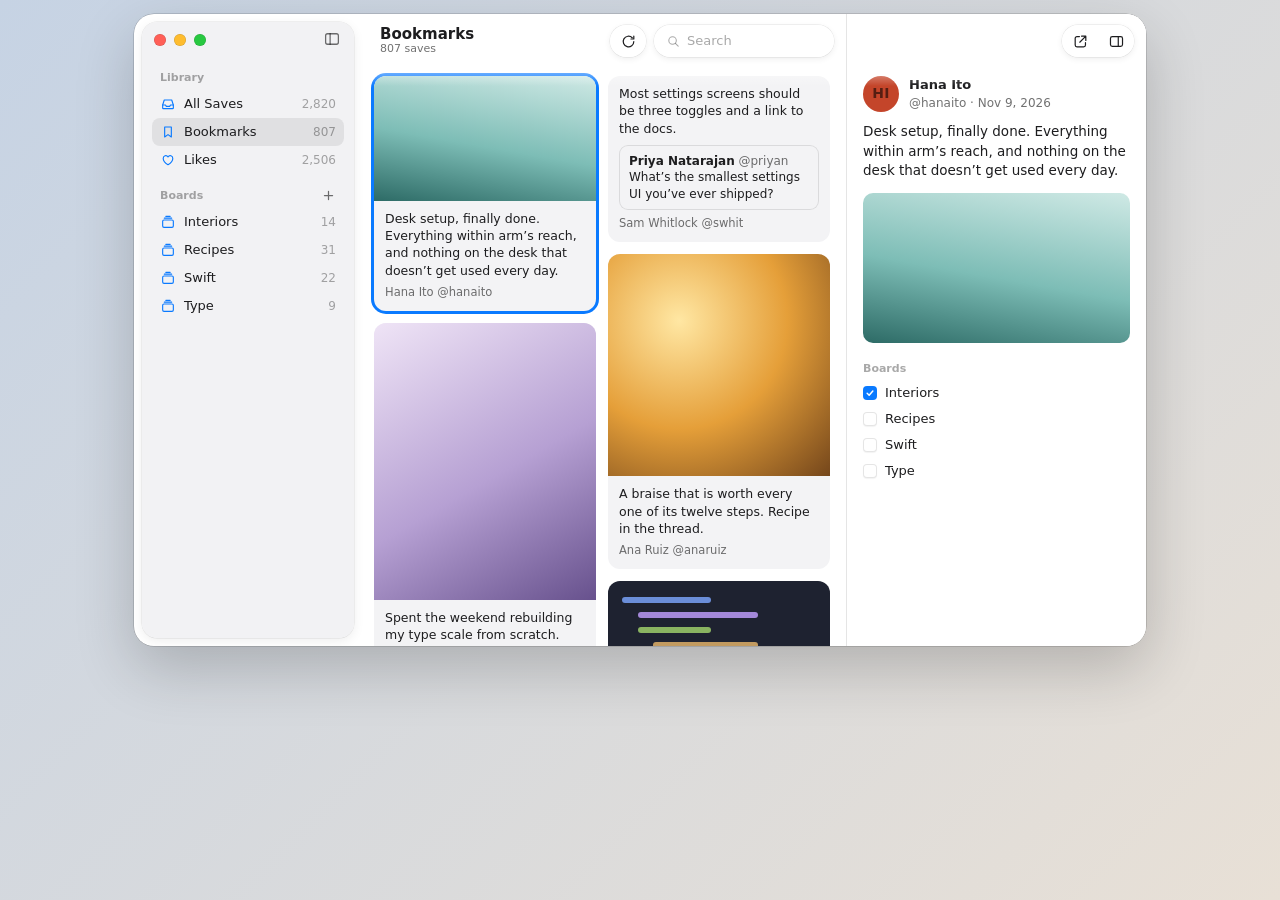
<file: docs/design/swiftui-prototypes/01-main.html>
<!doctype html><meta charset="utf-8"><meta name="viewport" content="width=device-width"><title>Kaleidostash 01-main</title><style>
*{box-sizing:border-box;margin:0;padding:0}
:root{--desk:linear-gradient(135deg,#c6d3e4,#e8e0d6);--win:#fff;--l1:#1d1d1f;--l2:rgba(0,0,0,.56);--l3:rgba(0,0,0,.34);--sep:rgba(0,0,0,.1);--fill2:rgba(0,0,0,.075);--glass:rgba(239,239,242,.82);--btn:rgba(255,255,255,.86);--edge:rgba(0,0,0,.1);--acc:#0a7aff;--accs:rgba(10,122,255,.13);--tile:#f3f3f5;--md:#e6e6ea;--segon:#fff;--bar:rgba(255,255,255,.5);--menu:#f7f7f9;--sh:0 22px 60px rgba(0,0,0,.2),0 0 0 .5px rgba(0,0,0,.25)}
@media (prefers-color-scheme:dark){:root{--desk:linear-gradient(135deg,#19202e,#2b2521);--win:#1d1d1f;--l1:#f5f5f7;--l2:rgba(255,255,255,.58);--l3:rgba(255,255,255,.34);--sep:rgba(255,255,255,.11);--fill2:rgba(255,255,255,.11);--glass:rgba(46,46,50,.84);--btn:rgba(70,70,74,.8);--edge:rgba(255,255,255,.12);--acc:#3d9bff;--accs:rgba(61,155,255,.22);--tile:#2a2a2d;--md:#333336;--segon:rgba(255,255,255,.2);--bar:rgba(30,30,32,.5);--menu:#2a2a2e;--sh:0 22px 60px rgba(0,0,0,.55),0 0 0 .5px rgba(255,255,255,.16)}}
html,body{height:100%;overflow:hidden}
body{background:var(--desk);color:var(--l1);font:13px/1.38 -apple-system,BlinkMacSystemFont,system-ui,sans-serif;-webkit-font-smoothing:antialiased}
.canvas{position:relative;padding:14px;margin:0 auto}
.win{position:relative;height:100%;background:var(--win);border-radius:20px;box-shadow:var(--sh);overflow:hidden}
svg{display:block}
.lights{position:absolute;left:20px;top:20px;display:flex;gap:8px;z-index:9}
.lights i{width:12px;height:12px;border-radius:50%;background:#ff5f57;box-shadow:inset 0 0 0 .5px rgba(0,0,0,.18)}
.lights i:nth-child(2){background:#febc2e}.lights i:nth-child(3){background:#28c840}
.side{position:absolute;left:8px;top:8px;bottom:8px;width:212px;background:var(--glass);-webkit-backdrop-filter:blur(30px) saturate(1.7);backdrop-filter:blur(30px) saturate(1.7);border-radius:15px;box-shadow:0 0 0 .5px var(--edge),0 3px 12px rgba(0,0,0,.07);padding:44px 10px 10px;z-index:5}
.sec{display:flex;align-items:center;justify-content:space-between;font-size:11px;font-weight:600;color:var(--l3);padding:14px 8px 5px}
.sec svg{width:15px;height:15px;color:var(--l2)}
.row{display:flex;align-items:center;gap:8px;height:28px;padding:0 8px;border-radius:8px}
.row svg{width:16px;height:16px;color:var(--acc);flex:none}
.row .n{margin-left:auto;font-size:12px;color:var(--l3);font-variant-numeric:tabular-nums}
.row.on{background:var(--fill2)}
.tb{position:absolute;top:0;height:54px;display:flex;align-items:center;gap:8px;padding:0 12px 0 18px;z-index:4}
.tb::before{content:"";position:absolute;inset:0 0 -18px;background:linear-gradient(var(--win) 52%,transparent);z-index:-1;pointer-events:none}
.ttl{font-size:15px;font-weight:700;line-height:1.15;white-space:nowrap}
.ttl small{display:block;font-size:11px;font-weight:400;color:var(--l2)}
.sp{flex:1}
.gl{height:32px;display:flex;align-items:center;border-radius:99px;background:var(--btn);-webkit-backdrop-filter:blur(20px);backdrop-filter:blur(20px);box-shadow:0 0 0 .5px var(--edge),0 2px 6px rgba(0,0,0,.07);color:var(--l1);flex:none;font-size:13px}
.gl b{width:36px;height:32px;display:grid;place-items:center;font-weight:400}
.gl b svg{width:17px;height:17px}
.gl .lab{display:flex;align-items:center;gap:5px;padding:0 10px 0 11px}
.gl .lab svg{width:16px;height:16px}
.gl .lab svg.c{width:12px;height:12px;color:var(--l2)}
.srch{width:200px;padding:0 12px;gap:6px;color:var(--l3)}
.srch svg{width:15px;height:15px}
.av{flex:none;display:grid;place-items:center;border-radius:50%;color:#fff;font-weight:600;letter-spacing:.2px}
.md{position:relative;background:var(--md);overflow:hidden;width:100%}
.bdg{position:absolute;right:7px;top:7px;padding:1px 7px;border-radius:99px;background:rgba(0,0,0,.5);color:#fff;font-size:11px;font-weight:500}
.dur{position:absolute;left:7px;bottom:7px;padding:1px 7px;border-radius:99px;background:rgba(0,0,0,.5);color:#fff;font-size:11px;font-weight:500;font-variant-numeric:tabular-nums}
.play{position:absolute;left:50%;top:50%;width:40px;height:40px;margin:-20px;border-radius:50%;background:rgba(255,255,255,.3);-webkit-backdrop-filter:blur(10px);backdrop-filter:blur(10px);display:grid;place-items:center;color:#fff}
.play svg{width:16px;height:16px;margin-left:2px}
.code{background:#1e2230;padding:16px 14px;display:flex;flex-direction:column;gap:9px}
.code i{display:block;height:6px;border-radius:3px;opacity:.85}
.g1{background:linear-gradient(160deg,#f6d3b5,#d98a64 55%,#7d4334)}
.g2{background:linear-gradient(195deg,#bcd6ef,#6d9ac6 55%,#2f4b6a)}
.g3{background:linear-gradient(170deg,#dbe8cb,#92b27b 55%,#4a6741)}
.g4{background:linear-gradient(150deg,#efe4f6,#b6a0d3 55%,#67518d)}
.g5{background:radial-gradient(circle at 32% 30%,#ffe7a3,#e59f39 50%,#74461b)}
.g6{background:linear-gradient(180deg,#0e1729,#38294d 62%,#c2683a)}
.g8{background:linear-gradient(165deg,#f2ece4,#d6c5b0 60%,#998067)}
.g9{background:linear-gradient(190deg,#cfe9e5,#7dbdb6 55%,#2d6b66)}
.by{display:block;font-size:11.5px;color:var(--l2);white-space:nowrap;overflow:hidden;text-overflow:ellipsis}
.chk{display:flex;align-items:center;gap:8px;height:26px;font-size:13px}
.chk i{width:14px;height:14px;border-radius:4px;background:var(--win);box-shadow:inset 0 0 0 1px var(--edge),0 1px 1px rgba(0,0,0,.05);flex:none}
.chk i.on{background:var(--acc) url("data:image/svg+xml,%3Csvg xmlns='http://www.w3.org/2000/svg' viewBox='0 0 12 12'%3E%3Cpath d='M2.6 6.3 5 8.6l4.4-5' fill='none' stroke='white' stroke-width='1.8' stroke-linecap='round' stroke-linejoin='round'/%3E%3C/svg%3E") center/10px no-repeat;box-shadow:none}
.chip{display:inline-flex;align-items:center;gap:4px;height:24px;padding:0 10px;border-radius:99px;font-size:12px;background:var(--accs);color:var(--acc)}
.chip svg{width:12px;height:12px}
.chip.add{background:none;box-shadow:inset 0 0 0 1px var(--sep);color:var(--l2)}
.q{margin-top:8px;padding:8px 10px;border-radius:9px;box-shadow:inset 0 0 0 1px var(--sep);font-size:12px}
.q b{font-size:12px}.q span{color:var(--l2)}
.sw{width:34px;height:20px;border-radius:99px;background:var(--acc);position:relative;flex:none}
.sw::after{content:"";position:absolute;right:2px;top:2px;width:16px;height:16px;border-radius:50%;background:#fff;box-shadow:0 1px 3px rgba(0,0,0,.25)}

.bdg{display:flex;align-items:center;gap:3px}.bdg svg{width:11px;height:11px}
.sbt{position:absolute;top:13px;left:186px;width:24px;height:24px;display:grid;place-items:center;color:var(--l2);z-index:9}.sbt svg{width:18px;height:18px}
.grid{position:absolute;top:0;padding:62px 16px 0 12px;column-gap:12px}
.card{break-inside:avoid;margin-bottom:12px;background:var(--tile);border-radius:12px;overflow:hidden}
.card .cb{padding:9px 11px 10px}
.card p{font-size:12.5px;display:-webkit-box;-webkit-box-orient:vertical;-webkit-line-clamp:5;overflow:hidden}
.card .q div{display:-webkit-box;-webkit-box-orient:vertical;-webkit-line-clamp:3;overflow:hidden}
.card.sel{box-shadow:0 0 0 3px var(--acc)}
.insp{position:absolute;right:0;top:0;bottom:0;width:300px;border-left:.5px solid var(--sep);background:var(--win)}
.ib{padding:62px 16px 16px}
.ph{display:flex;gap:10px;align-items:center;margin-bottom:10px}.ph b{display:block;font-size:13px}.ph span{font-size:12px;color:var(--l2)}
.pt{font-size:13.5px;line-height:1.45;margin-bottom:12px}
.gal{position:relative;border-radius:10px;overflow:hidden}
.arrow{position:absolute;top:50%;width:28px;height:28px;margin-top:-14px;border-radius:50%;display:grid;place-items:center;background:rgba(255,255,255,.72);color:#1d1d1f;box-shadow:0 1px 4px rgba(0,0,0,.25)}
.arrow svg{width:14px;height:14px}.arrow.l{left:8px}.arrow.r{right:8px}
.ctl{position:absolute;left:8px;right:8px;bottom:8px;height:30px;border-radius:99px;background:rgba(40,40,44,.72);color:#fff;display:flex;align-items:center;gap:8px;padding:0 10px;font-size:11px;font-variant-numeric:tabular-nums}
.ctl svg{width:13px;height:13px;flex:none}.ctl .bar{flex:1;height:3px;border-radius:2px;background:rgba(255,255,255,.35)}
.iq{margin-top:12px;padding:10px 12px;border-radius:10px;box-shadow:inset 0 0 0 1px var(--sep)}
.iq .qh{display:flex;align-items:center;gap:7px;margin-bottom:4px;font-size:12px;white-space:nowrap;min-width:0}.iq .qh b{flex:none}.iq .qh span{color:var(--l2);overflow:hidden;text-overflow:ellipsis}
.iq p{font-size:13px;line-height:1.42}
.cuv{position:absolute;left:228px;right:0;top:54px;bottom:0;display:flex;flex-direction:column;align-items:center;justify-content:center;gap:6px;text-align:center;padding-bottom:60px}
.cuv svg{width:46px;height:46px;color:var(--l3);margin-bottom:8px}
.cuv h2{font-size:18px;font-weight:700}.cuv p{color:var(--l2);max-width:300px}
.btn{margin-top:12px;height:30px;padding:0 16px;border-radius:99px;display:grid;place-items:center;background:var(--btn);box-shadow:0 0 0 .5px var(--edge),0 1px 3px rgba(0,0,0,.1)}
.srch.typed{color:var(--l1)}.srch.typed .x{margin-left:auto;width:15px;height:15px;color:var(--l2)}
.row.edit{padding-right:6px}.field{flex:1;height:22px;display:flex;align-items:center;padding:0 6px;border-radius:5px;background:var(--win);box-shadow:0 0 0 1px var(--acc),0 0 0 4px var(--accs)}
.caret{display:inline-block;width:1px;height:14px;background:var(--l1);margin-left:1px}
.row.ctx{box-shadow:inset 0 0 0 2px var(--acc)}
.menu{position:absolute;padding:5px;border-radius:12px;background:var(--menu);box-shadow:0 0 0 .5px var(--edge),0 12px 34px rgba(0,0,0,.2);z-index:20}
.mi{height:24px;display:flex;align-items:center;padding:0 12px;border-radius:6px;font-size:13px}.mi.hl{background:var(--acc);color:#fff}
:root{--menu:#f7f7f9}@media (prefers-color-scheme:dark){:root{--menu:#2a2a2e}}</style><div class="canvas" data-w="1040" data-h="660" style="width:1040px;height:660px"><div class="win"><div class="lights"><i></i><i></i><i></i></div><span class="sbt"><svg viewBox="0 0 24 24" fill="none" stroke="currentColor" stroke-width="1.7" stroke-linecap="round" stroke-linejoin="round"><rect x="3.5" y="5" width="17" height="14" rx="2.6"/><path d="M9.5 5v14"/></svg></span><div class="side">
<div class="sec" style="padding-top:4px">Library</div><div class="row"><svg viewBox="0 0 24 24" fill="none" stroke="currentColor" stroke-width="1.7" stroke-linecap="round" stroke-linejoin="round"><path d="M4 13.5h4.2l1.3 2h5l1.3-2H20"/><path d="M4 13.5 6.4 6h11.2l2.4 7.5V18a1 1 0 0 1-1 1H5a1 1 0 0 1-1-1z"/></svg>All Saves<span class="n">2,820</span></div><div class="row on"><svg viewBox="0 0 24 24" fill="none" stroke="currentColor" stroke-width="1.7" stroke-linecap="round" stroke-linejoin="round"><path d="M7 4.5h10v15l-5-3.6-5 3.6z"/></svg>Bookmarks<span class="n">807</span></div><div class="row"><svg viewBox="0 0 24 24" fill="none" stroke="currentColor" stroke-width="1.7" stroke-linecap="round" stroke-linejoin="round"><path d="M12 19s-7.2-4.4-7.2-9.4A3.9 3.9 0 0 1 12 7.4a3.9 3.9 0 0 1 7.2 2.2C19.2 14.6 12 19 12 19z"/></svg>Likes<span class="n">2,506</span></div>
<div class="sec">Boards<svg viewBox="0 0 24 24" fill="none" stroke="currentColor" stroke-width="2" stroke-linecap="round" stroke-linejoin="round"><path d="M12 5.5v13M5.5 12h13"/></svg></div><div class="row"><svg viewBox="0 0 24 24" fill="none" stroke="currentColor" stroke-width="1.7" stroke-linecap="round" stroke-linejoin="round"><rect x="4" y="9" width="16" height="11" rx="2"/><path d="M6.5 6.2h11M8.8 3.6h6.4"/></svg>Interiors<span class="n">14</span></div><div class="row"><svg viewBox="0 0 24 24" fill="none" stroke="currentColor" stroke-width="1.7" stroke-linecap="round" stroke-linejoin="round"><rect x="4" y="9" width="16" height="11" rx="2"/><path d="M6.5 6.2h11M8.8 3.6h6.4"/></svg>Recipes<span class="n">31</span></div><div class="row"><svg viewBox="0 0 24 24" fill="none" stroke="currentColor" stroke-width="1.7" stroke-linecap="round" stroke-linejoin="round"><rect x="4" y="9" width="16" height="11" rx="2"/><path d="M6.5 6.2h11M8.8 3.6h6.4"/></svg>Swift<span class="n">22</span></div><div class="row"><svg viewBox="0 0 24 24" fill="none" stroke="currentColor" stroke-width="1.7" stroke-linecap="round" stroke-linejoin="round"><rect x="4" y="9" width="16" height="11" rx="2"/><path d="M6.5 6.2h11M8.8 3.6h6.4"/></svg>Type<span class="n">9</span></div></div><div class="tb" style="left:228px;right:300px"><div class="ttl">Bookmarks<small>807 saves</small></div><span class="sp"></span><div class="gl"><b title="Sync"><svg viewBox="0 0 24 24" fill="none" stroke="currentColor" stroke-width="1.7" stroke-linecap="round" stroke-linejoin="round"><path d="M19.5 12a7.5 7.5 0 1 1-2.2-5.3"/><path d="M19.5 4.5v4h-4"/></svg></b></div><div class="gl srch" style="width:180px"><svg viewBox="0 0 24 24" fill="none" stroke="currentColor" stroke-width="1.7" stroke-linecap="round" stroke-linejoin="round"><circle cx="10.5" cy="10.5" r="6"/><path d="m15 15 4.5 4.5"/></svg>Search</div></div><div class="grid" style="left:228px;right:300px;columns:2"><div class="card sel"><div class="md g9" style="aspect-ratio:1/0.5625"></div><div class="cb"><p>Desk setup, finally done. Everything within arm’s reach, and nothing on the desk that doesn’t get used every day.</p><span class="by" style="margin-top:6px">Hana Ito @hanaito</span></div></div><div class="card"><div class="md g4" style="aspect-ratio:1/1.25"></div><div class="cb"><p>Spent the weekend rebuilding my type scale from scratch. Fewer sizes, more contrast between them. Notes below.</p><span class="by" style="margin-top:6px">Mira Okafor @miraok</span></div></div><div class="card"><div class="cb"><p>We shipped offline sync today. The trick was making every write an append, then compacting in the background. Here is how it works ↓</p><span class="by" style="margin-top:6px">Tidepool @tidepoolhq</span></div></div><div class="card"><div class="md g1" style="aspect-ratio:1/0.667"><span class="bdg"><svg viewBox="0 0 24 24" fill="none" stroke="currentColor" stroke-width="2" stroke-linecap="round" stroke-linejoin="round"><rect x="8.5" y="8.5" width="11" height="11" rx="2.4"/><path d="M15.5 5.5H7a2 2 0 0 0-2 2V16"/></svg>3</span></div><div class="cb"><p>Morning light at the studio</p><span class="by" style="margin-top:6px">Jun Park @junpark</span></div></div><div class="card"><div class="md g6" style="aspect-ratio:1/0.5625"><span class="bdg"><svg viewBox="0 0 24 24" fill="none" stroke="currentColor" stroke-width="2" stroke-linecap="round" stroke-linejoin="round"><rect x="8.5" y="8.5" width="11" height="11" rx="2.4"/><path d="M15.5 5.5H7a2 2 0 0 0-2 2V16"/></svg>2</span><span class="play"><svg viewBox="0 0 24 24" fill="none" stroke="currentColor" stroke-width="1.7" stroke-linecap="round" stroke-linejoin="round"><path d="M8 5.5v13l10.5-6.5z" fill="currentColor" stroke="none"/></svg></span></div><div class="cb"><p>Timelapse of last night’s launch from 40 km away.</p><div class="q"><b>Coastal Range</b> <span>@coastalrange</span><div>Launch window opens at 21:40 tonight. Clear skies in the forecast.</div></div><span class="by" style="margin-top:6px">Low Orbit @loworbit</span></div></div><div class="card"><div class="cb"><p>Most settings screens should be three toggles and a link to the docs.</p><div class="q"><b>Priya Natarajan</b> <span>@priyan</span><div>What’s the smallest settings UI you’ve ever shipped?</div></div><span class="by" style="margin-top:6px">Sam Whitlock @swhit</span></div></div><div class="card"><div class="md g5" style="aspect-ratio:1/1"></div><div class="cb"><p>A braise that is worth every one of its twelve steps. Recipe in the thread.</p><span class="by" style="margin-top:6px">Ana Ruiz @anaruiz</span></div></div><div class="card"><div class="md code" style="aspect-ratio:1/0.62;border-radius:0px"><i style="background:#7aa2f7;width:46%;margin-left:0%"></i><i style="background:#bb9af7;width:62%;margin-left:8%"></i><i style="background:#9ece6a;width:38%;margin-left:8%"></i><i style="background:#e0af68;width:54%;margin-left:16%"></i><i style="background:#7dcfff;width:30%;margin-left:16%"></i><i style="background:#bb9af7;width:44%;margin-left:8%"></i><i style="background:#7aa2f7;width:22%;margin-left:0%"></i></div><div class="cb"><p>Swift 6.4 finally lets this compile without a single @unchecked Sendable.</p><span class="by" style="margin-top:6px">Oren Blum @orenb</span></div></div><div class="card"><div class="md g8" style="aspect-ratio:1/1.33"></div><div class="cb"><p>Studio visit: the whole kitchen is one long counter.</p><span class="by" style="margin-top:6px">Kai Mendes @kaimendes</span></div></div></div><div class="insp"><div class="tb" style="left:0;right:0"><span class="sp"></span><div class="gl"><b><svg viewBox="0 0 24 24" fill="none" stroke="currentColor" stroke-width="1.7" stroke-linecap="round" stroke-linejoin="round"><path d="M10.5 5H7a2.5 2.5 0 0 0-2.5 2.5v9.5A2.5 2.5 0 0 0 7 19.5h9.5A2.5 2.5 0 0 0 19 17v-3.5"/><path d="M13.5 4.5h6v6M19.5 4.5 11 13"/></svg></b><b><svg viewBox="0 0 24 24" fill="none" stroke="currentColor" stroke-width="1.7" stroke-linecap="round" stroke-linejoin="round"><rect x="3.5" y="5" width="17" height="14" rx="2.6"/><path d="M14.5 5v14"/></svg></b></div></div>
<div class="ib"><div class="ph"><span class="av" style="width:36px;height:36px;background:#c4452a;font-size:14px">HI</span><div><b>Hana Ito</b><span>@hanaito · Nov 9, 2026</span></div></div>
<p class="pt">Desk setup, finally done. Everything within arm’s reach, and nothing on the desk that doesn’t get used every day.</p><div class="gal md g9" style="aspect-ratio:1/0.5625">

</div><div class="sec" style="padding:18px 0 4px">Boards</div><div class="chk"><i class="on"></i>Interiors</div><div class="chk"><i></i>Recipes</div><div class="chk"><i></i>Swift</div><div class="chk"><i></i>Type</div></div></div></div></div><script>(()=>{const c=document.querySelector('.canvas'),W=+c.dataset.w,H=+c.dataset.h;const f=()=>{c.style.zoom=Math.min(1,innerWidth/W,innerHeight/H)};f();addEventListener('resize',f)})()</script>
</file>
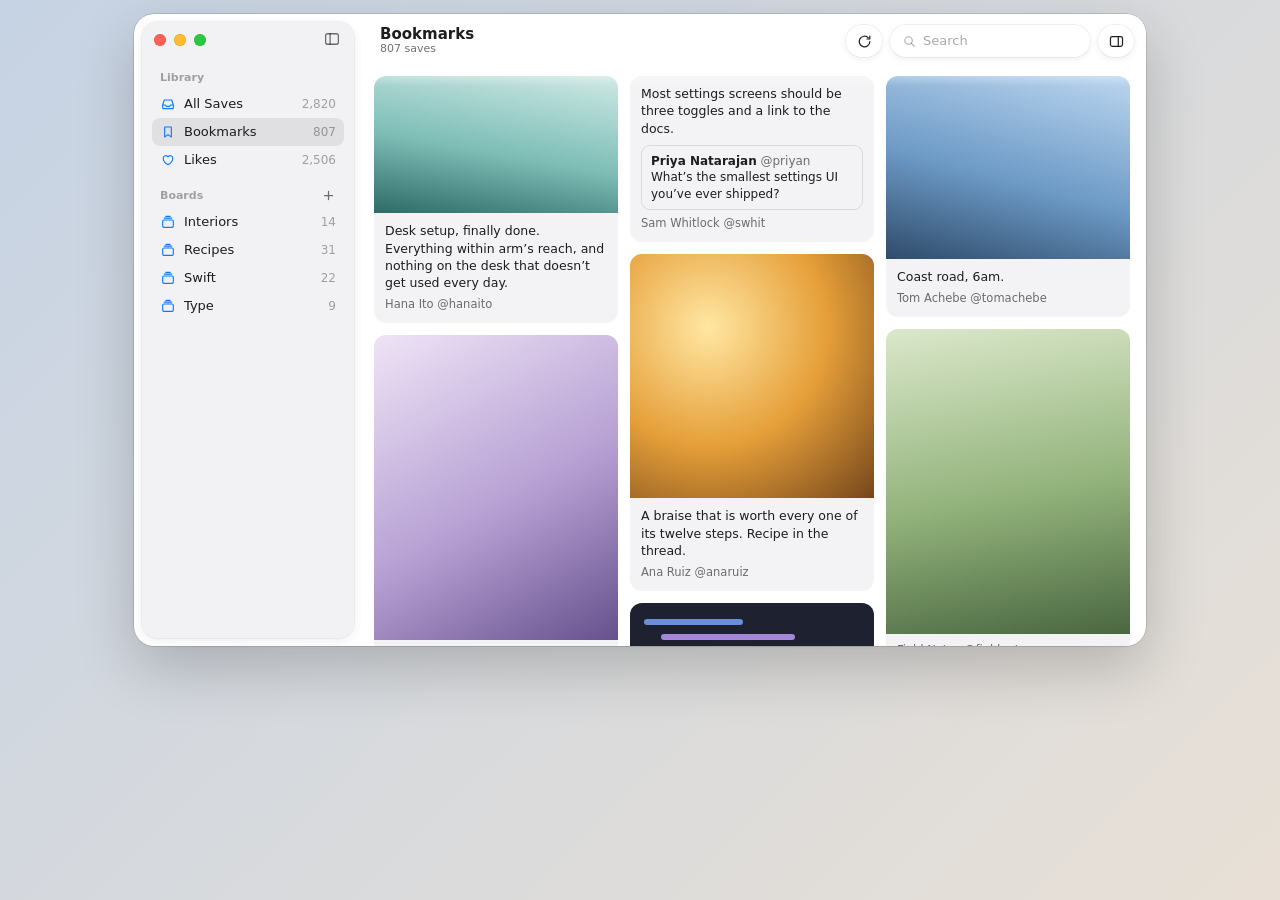
<file: docs/design/swiftui-prototypes/03-inspector-hidden.html>
<!doctype html><meta charset="utf-8"><meta name="viewport" content="width=device-width"><title>Kaleidostash 03-inspector-hidden</title><style>
*{box-sizing:border-box;margin:0;padding:0}
:root{--desk:linear-gradient(135deg,#c6d3e4,#e8e0d6);--win:#fff;--l1:#1d1d1f;--l2:rgba(0,0,0,.56);--l3:rgba(0,0,0,.34);--sep:rgba(0,0,0,.1);--fill2:rgba(0,0,0,.075);--glass:rgba(239,239,242,.82);--btn:rgba(255,255,255,.86);--edge:rgba(0,0,0,.1);--acc:#0a7aff;--accs:rgba(10,122,255,.13);--tile:#f3f3f5;--md:#e6e6ea;--segon:#fff;--bar:rgba(255,255,255,.5);--menu:#f7f7f9;--sh:0 22px 60px rgba(0,0,0,.2),0 0 0 .5px rgba(0,0,0,.25)}
@media (prefers-color-scheme:dark){:root{--desk:linear-gradient(135deg,#19202e,#2b2521);--win:#1d1d1f;--l1:#f5f5f7;--l2:rgba(255,255,255,.58);--l3:rgba(255,255,255,.34);--sep:rgba(255,255,255,.11);--fill2:rgba(255,255,255,.11);--glass:rgba(46,46,50,.84);--btn:rgba(70,70,74,.8);--edge:rgba(255,255,255,.12);--acc:#3d9bff;--accs:rgba(61,155,255,.22);--tile:#2a2a2d;--md:#333336;--segon:rgba(255,255,255,.2);--bar:rgba(30,30,32,.5);--menu:#2a2a2e;--sh:0 22px 60px rgba(0,0,0,.55),0 0 0 .5px rgba(255,255,255,.16)}}
html,body{height:100%;overflow:hidden}
body{background:var(--desk);color:var(--l1);font:13px/1.38 -apple-system,BlinkMacSystemFont,system-ui,sans-serif;-webkit-font-smoothing:antialiased}
.canvas{position:relative;padding:14px;margin:0 auto}
.win{position:relative;height:100%;background:var(--win);border-radius:20px;box-shadow:var(--sh);overflow:hidden}
svg{display:block}
.lights{position:absolute;left:20px;top:20px;display:flex;gap:8px;z-index:9}
.lights i{width:12px;height:12px;border-radius:50%;background:#ff5f57;box-shadow:inset 0 0 0 .5px rgba(0,0,0,.18)}
.lights i:nth-child(2){background:#febc2e}.lights i:nth-child(3){background:#28c840}
.side{position:absolute;left:8px;top:8px;bottom:8px;width:212px;background:var(--glass);-webkit-backdrop-filter:blur(30px) saturate(1.7);backdrop-filter:blur(30px) saturate(1.7);border-radius:15px;box-shadow:0 0 0 .5px var(--edge),0 3px 12px rgba(0,0,0,.07);padding:44px 10px 10px;z-index:5}
.sec{display:flex;align-items:center;justify-content:space-between;font-size:11px;font-weight:600;color:var(--l3);padding:14px 8px 5px}
.sec svg{width:15px;height:15px;color:var(--l2)}
.row{display:flex;align-items:center;gap:8px;height:28px;padding:0 8px;border-radius:8px}
.row svg{width:16px;height:16px;color:var(--acc);flex:none}
.row .n{margin-left:auto;font-size:12px;color:var(--l3);font-variant-numeric:tabular-nums}
.row.on{background:var(--fill2)}
.tb{position:absolute;top:0;height:54px;display:flex;align-items:center;gap:8px;padding:0 12px 0 18px;z-index:4}
.tb::before{content:"";position:absolute;inset:0 0 -18px;background:linear-gradient(var(--win) 52%,transparent);z-index:-1;pointer-events:none}
.ttl{font-size:15px;font-weight:700;line-height:1.15;white-space:nowrap}
.ttl small{display:block;font-size:11px;font-weight:400;color:var(--l2)}
.sp{flex:1}
.gl{height:32px;display:flex;align-items:center;border-radius:99px;background:var(--btn);-webkit-backdrop-filter:blur(20px);backdrop-filter:blur(20px);box-shadow:0 0 0 .5px var(--edge),0 2px 6px rgba(0,0,0,.07);color:var(--l1);flex:none;font-size:13px}
.gl b{width:36px;height:32px;display:grid;place-items:center;font-weight:400}
.gl b svg{width:17px;height:17px}
.gl .lab{display:flex;align-items:center;gap:5px;padding:0 10px 0 11px}
.gl .lab svg{width:16px;height:16px}
.gl .lab svg.c{width:12px;height:12px;color:var(--l2)}
.srch{width:200px;padding:0 12px;gap:6px;color:var(--l3)}
.srch svg{width:15px;height:15px}
.av{flex:none;display:grid;place-items:center;border-radius:50%;color:#fff;font-weight:600;letter-spacing:.2px}
.md{position:relative;background:var(--md);overflow:hidden;width:100%}
.bdg{position:absolute;right:7px;top:7px;padding:1px 7px;border-radius:99px;background:rgba(0,0,0,.5);color:#fff;font-size:11px;font-weight:500}
.dur{position:absolute;left:7px;bottom:7px;padding:1px 7px;border-radius:99px;background:rgba(0,0,0,.5);color:#fff;font-size:11px;font-weight:500;font-variant-numeric:tabular-nums}
.play{position:absolute;left:50%;top:50%;width:40px;height:40px;margin:-20px;border-radius:50%;background:rgba(255,255,255,.3);-webkit-backdrop-filter:blur(10px);backdrop-filter:blur(10px);display:grid;place-items:center;color:#fff}
.play svg{width:16px;height:16px;margin-left:2px}
.code{background:#1e2230;padding:16px 14px;display:flex;flex-direction:column;gap:9px}
.code i{display:block;height:6px;border-radius:3px;opacity:.85}
.g1{background:linear-gradient(160deg,#f6d3b5,#d98a64 55%,#7d4334)}
.g2{background:linear-gradient(195deg,#bcd6ef,#6d9ac6 55%,#2f4b6a)}
.g3{background:linear-gradient(170deg,#dbe8cb,#92b27b 55%,#4a6741)}
.g4{background:linear-gradient(150deg,#efe4f6,#b6a0d3 55%,#67518d)}
.g5{background:radial-gradient(circle at 32% 30%,#ffe7a3,#e59f39 50%,#74461b)}
.g6{background:linear-gradient(180deg,#0e1729,#38294d 62%,#c2683a)}
.g8{background:linear-gradient(165deg,#f2ece4,#d6c5b0 60%,#998067)}
.g9{background:linear-gradient(190deg,#cfe9e5,#7dbdb6 55%,#2d6b66)}
.by{display:block;font-size:11.5px;color:var(--l2);white-space:nowrap;overflow:hidden;text-overflow:ellipsis}
.chk{display:flex;align-items:center;gap:8px;height:26px;font-size:13px}
.chk i{width:14px;height:14px;border-radius:4px;background:var(--win);box-shadow:inset 0 0 0 1px var(--edge),0 1px 1px rgba(0,0,0,.05);flex:none}
.chk i.on{background:var(--acc) url("data:image/svg+xml,%3Csvg xmlns='http://www.w3.org/2000/svg' viewBox='0 0 12 12'%3E%3Cpath d='M2.6 6.3 5 8.6l4.4-5' fill='none' stroke='white' stroke-width='1.8' stroke-linecap='round' stroke-linejoin='round'/%3E%3C/svg%3E") center/10px no-repeat;box-shadow:none}
.chip{display:inline-flex;align-items:center;gap:4px;height:24px;padding:0 10px;border-radius:99px;font-size:12px;background:var(--accs);color:var(--acc)}
.chip svg{width:12px;height:12px}
.chip.add{background:none;box-shadow:inset 0 0 0 1px var(--sep);color:var(--l2)}
.q{margin-top:8px;padding:8px 10px;border-radius:9px;box-shadow:inset 0 0 0 1px var(--sep);font-size:12px}
.q b{font-size:12px}.q span{color:var(--l2)}
.sw{width:34px;height:20px;border-radius:99px;background:var(--acc);position:relative;flex:none}
.sw::after{content:"";position:absolute;right:2px;top:2px;width:16px;height:16px;border-radius:50%;background:#fff;box-shadow:0 1px 3px rgba(0,0,0,.25)}

.bdg{display:flex;align-items:center;gap:3px}.bdg svg{width:11px;height:11px}
.sbt{position:absolute;top:13px;left:186px;width:24px;height:24px;display:grid;place-items:center;color:var(--l2);z-index:9}.sbt svg{width:18px;height:18px}
.grid{position:absolute;top:0;padding:62px 16px 0 12px;column-gap:12px}
.card{break-inside:avoid;margin-bottom:12px;background:var(--tile);border-radius:12px;overflow:hidden}
.card .cb{padding:9px 11px 10px}
.card p{font-size:12.5px;display:-webkit-box;-webkit-box-orient:vertical;-webkit-line-clamp:5;overflow:hidden}
.card .q div{display:-webkit-box;-webkit-box-orient:vertical;-webkit-line-clamp:3;overflow:hidden}
.card.sel{box-shadow:0 0 0 3px var(--acc)}
.insp{position:absolute;right:0;top:0;bottom:0;width:300px;border-left:.5px solid var(--sep);background:var(--win)}
.ib{padding:62px 16px 16px}
.ph{display:flex;gap:10px;align-items:center;margin-bottom:10px}.ph b{display:block;font-size:13px}.ph span{font-size:12px;color:var(--l2)}
.pt{font-size:13.5px;line-height:1.45;margin-bottom:12px}
.gal{position:relative;border-radius:10px;overflow:hidden}
.arrow{position:absolute;top:50%;width:28px;height:28px;margin-top:-14px;border-radius:50%;display:grid;place-items:center;background:rgba(255,255,255,.72);color:#1d1d1f;box-shadow:0 1px 4px rgba(0,0,0,.25)}
.arrow svg{width:14px;height:14px}.arrow.l{left:8px}.arrow.r{right:8px}
.ctl{position:absolute;left:8px;right:8px;bottom:8px;height:30px;border-radius:99px;background:rgba(40,40,44,.72);color:#fff;display:flex;align-items:center;gap:8px;padding:0 10px;font-size:11px;font-variant-numeric:tabular-nums}
.ctl svg{width:13px;height:13px;flex:none}.ctl .bar{flex:1;height:3px;border-radius:2px;background:rgba(255,255,255,.35)}
.iq{margin-top:12px;padding:10px 12px;border-radius:10px;box-shadow:inset 0 0 0 1px var(--sep)}
.iq .qh{display:flex;align-items:center;gap:7px;margin-bottom:4px;font-size:12px;white-space:nowrap;min-width:0}.iq .qh b{flex:none}.iq .qh span{color:var(--l2);overflow:hidden;text-overflow:ellipsis}
.iq p{font-size:13px;line-height:1.42}
.cuv{position:absolute;left:228px;right:0;top:54px;bottom:0;display:flex;flex-direction:column;align-items:center;justify-content:center;gap:6px;text-align:center;padding-bottom:60px}
.cuv svg{width:46px;height:46px;color:var(--l3);margin-bottom:8px}
.cuv h2{font-size:18px;font-weight:700}.cuv p{color:var(--l2);max-width:300px}
.btn{margin-top:12px;height:30px;padding:0 16px;border-radius:99px;display:grid;place-items:center;background:var(--btn);box-shadow:0 0 0 .5px var(--edge),0 1px 3px rgba(0,0,0,.1)}
.srch.typed{color:var(--l1)}.srch.typed .x{margin-left:auto;width:15px;height:15px;color:var(--l2)}
.row.edit{padding-right:6px}.field{flex:1;height:22px;display:flex;align-items:center;padding:0 6px;border-radius:5px;background:var(--win);box-shadow:0 0 0 1px var(--acc),0 0 0 4px var(--accs)}
.caret{display:inline-block;width:1px;height:14px;background:var(--l1);margin-left:1px}
.row.ctx{box-shadow:inset 0 0 0 2px var(--acc)}
.menu{position:absolute;padding:5px;border-radius:12px;background:var(--menu);box-shadow:0 0 0 .5px var(--edge),0 12px 34px rgba(0,0,0,.2);z-index:20}
.mi{height:24px;display:flex;align-items:center;padding:0 12px;border-radius:6px;font-size:13px}.mi.hl{background:var(--acc);color:#fff}
:root{--menu:#f7f7f9}@media (prefers-color-scheme:dark){:root{--menu:#2a2a2e}}</style><div class="canvas" data-w="1040" data-h="660" style="width:1040px;height:660px"><div class="win"><div class="lights"><i></i><i></i><i></i></div><span class="sbt"><svg viewBox="0 0 24 24" fill="none" stroke="currentColor" stroke-width="1.7" stroke-linecap="round" stroke-linejoin="round"><rect x="3.5" y="5" width="17" height="14" rx="2.6"/><path d="M9.5 5v14"/></svg></span><div class="side">
<div class="sec" style="padding-top:4px">Library</div><div class="row"><svg viewBox="0 0 24 24" fill="none" stroke="currentColor" stroke-width="1.7" stroke-linecap="round" stroke-linejoin="round"><path d="M4 13.5h4.2l1.3 2h5l1.3-2H20"/><path d="M4 13.5 6.4 6h11.2l2.4 7.5V18a1 1 0 0 1-1 1H5a1 1 0 0 1-1-1z"/></svg>All Saves<span class="n">2,820</span></div><div class="row on"><svg viewBox="0 0 24 24" fill="none" stroke="currentColor" stroke-width="1.7" stroke-linecap="round" stroke-linejoin="round"><path d="M7 4.5h10v15l-5-3.6-5 3.6z"/></svg>Bookmarks<span class="n">807</span></div><div class="row"><svg viewBox="0 0 24 24" fill="none" stroke="currentColor" stroke-width="1.7" stroke-linecap="round" stroke-linejoin="round"><path d="M12 19s-7.2-4.4-7.2-9.4A3.9 3.9 0 0 1 12 7.4a3.9 3.9 0 0 1 7.2 2.2C19.2 14.6 12 19 12 19z"/></svg>Likes<span class="n">2,506</span></div>
<div class="sec">Boards<svg viewBox="0 0 24 24" fill="none" stroke="currentColor" stroke-width="2" stroke-linecap="round" stroke-linejoin="round"><path d="M12 5.5v13M5.5 12h13"/></svg></div><div class="row"><svg viewBox="0 0 24 24" fill="none" stroke="currentColor" stroke-width="1.7" stroke-linecap="round" stroke-linejoin="round"><rect x="4" y="9" width="16" height="11" rx="2"/><path d="M6.5 6.2h11M8.8 3.6h6.4"/></svg>Interiors<span class="n">14</span></div><div class="row"><svg viewBox="0 0 24 24" fill="none" stroke="currentColor" stroke-width="1.7" stroke-linecap="round" stroke-linejoin="round"><rect x="4" y="9" width="16" height="11" rx="2"/><path d="M6.5 6.2h11M8.8 3.6h6.4"/></svg>Recipes<span class="n">31</span></div><div class="row"><svg viewBox="0 0 24 24" fill="none" stroke="currentColor" stroke-width="1.7" stroke-linecap="round" stroke-linejoin="round"><rect x="4" y="9" width="16" height="11" rx="2"/><path d="M6.5 6.2h11M8.8 3.6h6.4"/></svg>Swift<span class="n">22</span></div><div class="row"><svg viewBox="0 0 24 24" fill="none" stroke="currentColor" stroke-width="1.7" stroke-linecap="round" stroke-linejoin="round"><rect x="4" y="9" width="16" height="11" rx="2"/><path d="M6.5 6.2h11M8.8 3.6h6.4"/></svg>Type<span class="n">9</span></div></div><div class="tb" style="left:228px;right:0px"><div class="ttl">Bookmarks<small>807 saves</small></div><span class="sp"></span><div class="gl"><b title="Sync"><svg viewBox="0 0 24 24" fill="none" stroke="currentColor" stroke-width="1.7" stroke-linecap="round" stroke-linejoin="round"><path d="M19.5 12a7.5 7.5 0 1 1-2.2-5.3"/><path d="M19.5 4.5v4h-4"/></svg></b></div><div class="gl srch" style="width:200px"><svg viewBox="0 0 24 24" fill="none" stroke="currentColor" stroke-width="1.7" stroke-linecap="round" stroke-linejoin="round"><circle cx="10.5" cy="10.5" r="6"/><path d="m15 15 4.5 4.5"/></svg>Search</div><div class="gl"><b><svg viewBox="0 0 24 24" fill="none" stroke="currentColor" stroke-width="1.7" stroke-linecap="round" stroke-linejoin="round"><rect x="3.5" y="5" width="17" height="14" rx="2.6"/><path d="M14.5 5v14"/></svg></b></div></div><div class="grid" style="left:228px;right:0px;columns:3"><div class="card"><div class="md g9" style="aspect-ratio:1/0.5625"></div><div class="cb"><p>Desk setup, finally done. Everything within arm’s reach, and nothing on the desk that doesn’t get used every day.</p><span class="by" style="margin-top:6px">Hana Ito @hanaito</span></div></div><div class="card"><div class="md g4" style="aspect-ratio:1/1.25"></div><div class="cb"><p>Spent the weekend rebuilding my type scale from scratch. Fewer sizes, more contrast between them. Notes below.</p><span class="by" style="margin-top:6px">Mira Okafor @miraok</span></div></div><div class="card"><div class="cb"><p>We shipped offline sync today. The trick was making every write an append, then compacting in the background. Here is how it works ↓</p><span class="by" style="margin-top:6px">Tidepool @tidepoolhq</span></div></div><div class="card"><div class="md g1" style="aspect-ratio:1/0.667"><span class="bdg"><svg viewBox="0 0 24 24" fill="none" stroke="currentColor" stroke-width="2" stroke-linecap="round" stroke-linejoin="round"><rect x="8.5" y="8.5" width="11" height="11" rx="2.4"/><path d="M15.5 5.5H7a2 2 0 0 0-2 2V16"/></svg>3</span></div><div class="cb"><p>Morning light at the studio</p><span class="by" style="margin-top:6px">Jun Park @junpark</span></div></div><div class="card"><div class="md g6" style="aspect-ratio:1/0.5625"><span class="bdg"><svg viewBox="0 0 24 24" fill="none" stroke="currentColor" stroke-width="2" stroke-linecap="round" stroke-linejoin="round"><rect x="8.5" y="8.5" width="11" height="11" rx="2.4"/><path d="M15.5 5.5H7a2 2 0 0 0-2 2V16"/></svg>2</span><span class="play"><svg viewBox="0 0 24 24" fill="none" stroke="currentColor" stroke-width="1.7" stroke-linecap="round" stroke-linejoin="round"><path d="M8 5.5v13l10.5-6.5z" fill="currentColor" stroke="none"/></svg></span></div><div class="cb"><p>Timelapse of last night’s launch from 40 km away.</p><div class="q"><b>Coastal Range</b> <span>@coastalrange</span><div>Launch window opens at 21:40 tonight. Clear skies in the forecast.</div></div><span class="by" style="margin-top:6px">Low Orbit @loworbit</span></div></div><div class="card"><div class="cb"><p>Most settings screens should be three toggles and a link to the docs.</p><div class="q"><b>Priya Natarajan</b> <span>@priyan</span><div>What’s the smallest settings UI you’ve ever shipped?</div></div><span class="by" style="margin-top:6px">Sam Whitlock @swhit</span></div></div><div class="card"><div class="md g5" style="aspect-ratio:1/1"></div><div class="cb"><p>A braise that is worth every one of its twelve steps. Recipe in the thread.</p><span class="by" style="margin-top:6px">Ana Ruiz @anaruiz</span></div></div><div class="card"><div class="md code" style="aspect-ratio:1/0.62;border-radius:0px"><i style="background:#7aa2f7;width:46%;margin-left:0%"></i><i style="background:#bb9af7;width:62%;margin-left:8%"></i><i style="background:#9ece6a;width:38%;margin-left:8%"></i><i style="background:#e0af68;width:54%;margin-left:16%"></i><i style="background:#7dcfff;width:30%;margin-left:16%"></i><i style="background:#bb9af7;width:44%;margin-left:8%"></i><i style="background:#7aa2f7;width:22%;margin-left:0%"></i></div><div class="cb"><p>Swift 6.4 finally lets this compile without a single @unchecked Sendable.</p><span class="by" style="margin-top:6px">Oren Blum @orenb</span></div></div><div class="card"><div class="md g8" style="aspect-ratio:1/1.33"></div><div class="cb"><p>Studio visit: the whole kitchen is one long counter.</p><span class="by" style="margin-top:6px">Kai Mendes @kaimendes</span></div></div><div class="card"><div class="cb"><p>Reminder that the best onboarding is an app that works before you’ve configured anything.</p><span class="by" style="margin-top:6px">Lena Vogt @lenavogt</span></div></div><div class="card"><div class="md g2" style="aspect-ratio:1/0.75"></div><div class="cb"><p>Coast road, 6am.</p><span class="by" style="margin-top:6px">Tom Achebe @tomachebe</span></div></div><div class="card"><div class="md g3" style="aspect-ratio:1/1.25"></div><div class="cb"><span class="by">Field Notes @fieldnotes</span></div></div><div class="card"><div class="md g2" style="aspect-ratio:1/1.33"></div><div class="cb"><span class="by">Ines Duarte @inesd</span></div></div></div></div></div><script>(()=>{const c=document.querySelector('.canvas'),W=+c.dataset.w,H=+c.dataset.h;const f=()=>{c.style.zoom=Math.min(1,innerWidth/W,innerHeight/H)};f();addEventListener('resize',f)})()</script>
</file>
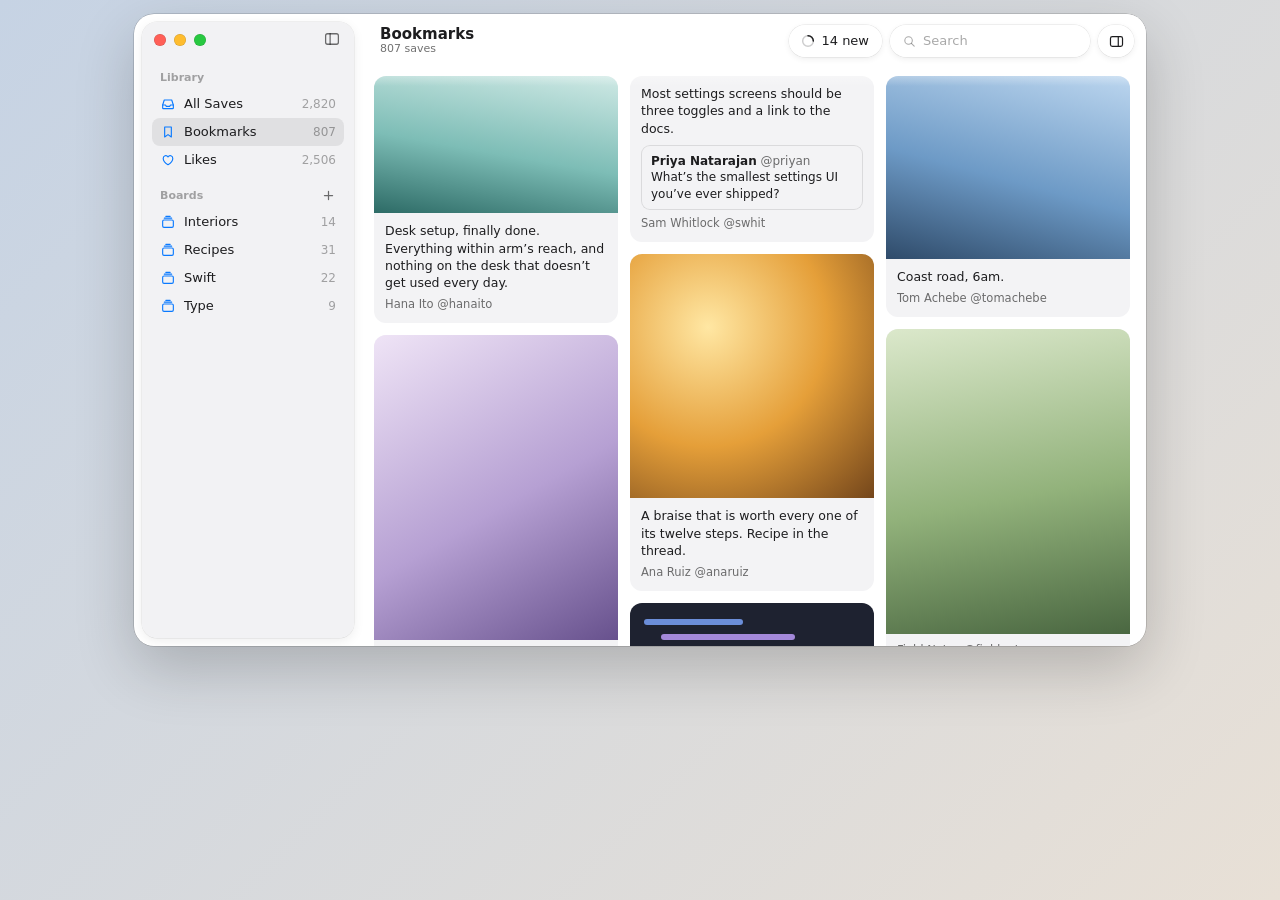
<file: docs/design/swiftui-prototypes/04-syncing.html>
<!doctype html><meta charset="utf-8"><meta name="viewport" content="width=device-width"><title>Kaleidostash 04-syncing</title><style>
*{box-sizing:border-box;margin:0;padding:0}
:root{--desk:linear-gradient(135deg,#c6d3e4,#e8e0d6);--win:#fff;--l1:#1d1d1f;--l2:rgba(0,0,0,.56);--l3:rgba(0,0,0,.34);--sep:rgba(0,0,0,.1);--fill2:rgba(0,0,0,.075);--glass:rgba(239,239,242,.82);--btn:rgba(255,255,255,.86);--edge:rgba(0,0,0,.1);--acc:#0a7aff;--accs:rgba(10,122,255,.13);--tile:#f3f3f5;--md:#e6e6ea;--segon:#fff;--bar:rgba(255,255,255,.5);--menu:#f7f7f9;--sh:0 22px 60px rgba(0,0,0,.2),0 0 0 .5px rgba(0,0,0,.25)}
@media (prefers-color-scheme:dark){:root{--desk:linear-gradient(135deg,#19202e,#2b2521);--win:#1d1d1f;--l1:#f5f5f7;--l2:rgba(255,255,255,.58);--l3:rgba(255,255,255,.34);--sep:rgba(255,255,255,.11);--fill2:rgba(255,255,255,.11);--glass:rgba(46,46,50,.84);--btn:rgba(70,70,74,.8);--edge:rgba(255,255,255,.12);--acc:#3d9bff;--accs:rgba(61,155,255,.22);--tile:#2a2a2d;--md:#333336;--segon:rgba(255,255,255,.2);--bar:rgba(30,30,32,.5);--menu:#2a2a2e;--sh:0 22px 60px rgba(0,0,0,.55),0 0 0 .5px rgba(255,255,255,.16)}}
html,body{height:100%;overflow:hidden}
body{background:var(--desk);color:var(--l1);font:13px/1.38 -apple-system,BlinkMacSystemFont,system-ui,sans-serif;-webkit-font-smoothing:antialiased}
.canvas{position:relative;padding:14px;margin:0 auto}
.win{position:relative;height:100%;background:var(--win);border-radius:20px;box-shadow:var(--sh);overflow:hidden}
svg{display:block}
.lights{position:absolute;left:20px;top:20px;display:flex;gap:8px;z-index:9}
.lights i{width:12px;height:12px;border-radius:50%;background:#ff5f57;box-shadow:inset 0 0 0 .5px rgba(0,0,0,.18)}
.lights i:nth-child(2){background:#febc2e}.lights i:nth-child(3){background:#28c840}
.side{position:absolute;left:8px;top:8px;bottom:8px;width:212px;background:var(--glass);-webkit-backdrop-filter:blur(30px) saturate(1.7);backdrop-filter:blur(30px) saturate(1.7);border-radius:15px;box-shadow:0 0 0 .5px var(--edge),0 3px 12px rgba(0,0,0,.07);padding:44px 10px 10px;z-index:5}
.sec{display:flex;align-items:center;justify-content:space-between;font-size:11px;font-weight:600;color:var(--l3);padding:14px 8px 5px}
.sec svg{width:15px;height:15px;color:var(--l2)}
.row{display:flex;align-items:center;gap:8px;height:28px;padding:0 8px;border-radius:8px}
.row svg{width:16px;height:16px;color:var(--acc);flex:none}
.row .n{margin-left:auto;font-size:12px;color:var(--l3);font-variant-numeric:tabular-nums}
.row.on{background:var(--fill2)}
.tb{position:absolute;top:0;height:54px;display:flex;align-items:center;gap:8px;padding:0 12px 0 18px;z-index:4}
.tb::before{content:"";position:absolute;inset:0 0 -18px;background:linear-gradient(var(--win) 52%,transparent);z-index:-1;pointer-events:none}
.ttl{font-size:15px;font-weight:700;line-height:1.15;white-space:nowrap}
.ttl small{display:block;font-size:11px;font-weight:400;color:var(--l2)}
.sp{flex:1}
.gl{height:32px;display:flex;align-items:center;border-radius:99px;background:var(--btn);-webkit-backdrop-filter:blur(20px);backdrop-filter:blur(20px);box-shadow:0 0 0 .5px var(--edge),0 2px 6px rgba(0,0,0,.07);color:var(--l1);flex:none;font-size:13px}
.gl b{width:36px;height:32px;display:grid;place-items:center;font-weight:400}
.gl b svg{width:17px;height:17px}
.gl .lab{display:flex;align-items:center;gap:5px;padding:0 10px 0 11px}
.gl .lab svg{width:16px;height:16px}
.gl .lab svg.c{width:12px;height:12px;color:var(--l2)}
.srch{width:200px;padding:0 12px;gap:6px;color:var(--l3)}
.srch svg{width:15px;height:15px}
.av{flex:none;display:grid;place-items:center;border-radius:50%;color:#fff;font-weight:600;letter-spacing:.2px}
.md{position:relative;background:var(--md);overflow:hidden;width:100%}
.bdg{position:absolute;right:7px;top:7px;padding:1px 7px;border-radius:99px;background:rgba(0,0,0,.5);color:#fff;font-size:11px;font-weight:500}
.dur{position:absolute;left:7px;bottom:7px;padding:1px 7px;border-radius:99px;background:rgba(0,0,0,.5);color:#fff;font-size:11px;font-weight:500;font-variant-numeric:tabular-nums}
.play{position:absolute;left:50%;top:50%;width:40px;height:40px;margin:-20px;border-radius:50%;background:rgba(255,255,255,.3);-webkit-backdrop-filter:blur(10px);backdrop-filter:blur(10px);display:grid;place-items:center;color:#fff}
.play svg{width:16px;height:16px;margin-left:2px}
.code{background:#1e2230;padding:16px 14px;display:flex;flex-direction:column;gap:9px}
.code i{display:block;height:6px;border-radius:3px;opacity:.85}
.g1{background:linear-gradient(160deg,#f6d3b5,#d98a64 55%,#7d4334)}
.g2{background:linear-gradient(195deg,#bcd6ef,#6d9ac6 55%,#2f4b6a)}
.g3{background:linear-gradient(170deg,#dbe8cb,#92b27b 55%,#4a6741)}
.g4{background:linear-gradient(150deg,#efe4f6,#b6a0d3 55%,#67518d)}
.g5{background:radial-gradient(circle at 32% 30%,#ffe7a3,#e59f39 50%,#74461b)}
.g6{background:linear-gradient(180deg,#0e1729,#38294d 62%,#c2683a)}
.g8{background:linear-gradient(165deg,#f2ece4,#d6c5b0 60%,#998067)}
.g9{background:linear-gradient(190deg,#cfe9e5,#7dbdb6 55%,#2d6b66)}
.by{display:block;font-size:11.5px;color:var(--l2);white-space:nowrap;overflow:hidden;text-overflow:ellipsis}
.chk{display:flex;align-items:center;gap:8px;height:26px;font-size:13px}
.chk i{width:14px;height:14px;border-radius:4px;background:var(--win);box-shadow:inset 0 0 0 1px var(--edge),0 1px 1px rgba(0,0,0,.05);flex:none}
.chk i.on{background:var(--acc) url("data:image/svg+xml,%3Csvg xmlns='http://www.w3.org/2000/svg' viewBox='0 0 12 12'%3E%3Cpath d='M2.6 6.3 5 8.6l4.4-5' fill='none' stroke='white' stroke-width='1.8' stroke-linecap='round' stroke-linejoin='round'/%3E%3C/svg%3E") center/10px no-repeat;box-shadow:none}
.chip{display:inline-flex;align-items:center;gap:4px;height:24px;padding:0 10px;border-radius:99px;font-size:12px;background:var(--accs);color:var(--acc)}
.chip svg{width:12px;height:12px}
.chip.add{background:none;box-shadow:inset 0 0 0 1px var(--sep);color:var(--l2)}
.q{margin-top:8px;padding:8px 10px;border-radius:9px;box-shadow:inset 0 0 0 1px var(--sep);font-size:12px}
.q b{font-size:12px}.q span{color:var(--l2)}
.sw{width:34px;height:20px;border-radius:99px;background:var(--acc);position:relative;flex:none}
.sw::after{content:"";position:absolute;right:2px;top:2px;width:16px;height:16px;border-radius:50%;background:#fff;box-shadow:0 1px 3px rgba(0,0,0,.25)}

.bdg{display:flex;align-items:center;gap:3px}.bdg svg{width:11px;height:11px}
.sbt{position:absolute;top:13px;left:186px;width:24px;height:24px;display:grid;place-items:center;color:var(--l2);z-index:9}.sbt svg{width:18px;height:18px}
.grid{position:absolute;top:0;padding:62px 16px 0 12px;column-gap:12px}
.card{break-inside:avoid;margin-bottom:12px;background:var(--tile);border-radius:12px;overflow:hidden}
.card .cb{padding:9px 11px 10px}
.card p{font-size:12.5px;display:-webkit-box;-webkit-box-orient:vertical;-webkit-line-clamp:5;overflow:hidden}
.card .q div{display:-webkit-box;-webkit-box-orient:vertical;-webkit-line-clamp:3;overflow:hidden}
.card.sel{box-shadow:0 0 0 3px var(--acc)}
.insp{position:absolute;right:0;top:0;bottom:0;width:300px;border-left:.5px solid var(--sep);background:var(--win)}
.ib{padding:62px 16px 16px}
.ph{display:flex;gap:10px;align-items:center;margin-bottom:10px}.ph b{display:block;font-size:13px}.ph span{font-size:12px;color:var(--l2)}
.pt{font-size:13.5px;line-height:1.45;margin-bottom:12px}
.gal{position:relative;border-radius:10px;overflow:hidden}
.arrow{position:absolute;top:50%;width:28px;height:28px;margin-top:-14px;border-radius:50%;display:grid;place-items:center;background:rgba(255,255,255,.72);color:#1d1d1f;box-shadow:0 1px 4px rgba(0,0,0,.25)}
.arrow svg{width:14px;height:14px}.arrow.l{left:8px}.arrow.r{right:8px}
.ctl{position:absolute;left:8px;right:8px;bottom:8px;height:30px;border-radius:99px;background:rgba(40,40,44,.72);color:#fff;display:flex;align-items:center;gap:8px;padding:0 10px;font-size:11px;font-variant-numeric:tabular-nums}
.ctl svg{width:13px;height:13px;flex:none}.ctl .bar{flex:1;height:3px;border-radius:2px;background:rgba(255,255,255,.35)}
.iq{margin-top:12px;padding:10px 12px;border-radius:10px;box-shadow:inset 0 0 0 1px var(--sep)}
.iq .qh{display:flex;align-items:center;gap:7px;margin-bottom:4px;font-size:12px;white-space:nowrap;min-width:0}.iq .qh b{flex:none}.iq .qh span{color:var(--l2);overflow:hidden;text-overflow:ellipsis}
.iq p{font-size:13px;line-height:1.42}
.cuv{position:absolute;left:228px;right:0;top:54px;bottom:0;display:flex;flex-direction:column;align-items:center;justify-content:center;gap:6px;text-align:center;padding-bottom:60px}
.cuv svg{width:46px;height:46px;color:var(--l3);margin-bottom:8px}
.cuv h2{font-size:18px;font-weight:700}.cuv p{color:var(--l2);max-width:300px}
.btn{margin-top:12px;height:30px;padding:0 16px;border-radius:99px;display:grid;place-items:center;background:var(--btn);box-shadow:0 0 0 .5px var(--edge),0 1px 3px rgba(0,0,0,.1)}
.srch.typed{color:var(--l1)}.srch.typed .x{margin-left:auto;width:15px;height:15px;color:var(--l2)}
.row.edit{padding-right:6px}.field{flex:1;height:22px;display:flex;align-items:center;padding:0 6px;border-radius:5px;background:var(--win);box-shadow:0 0 0 1px var(--acc),0 0 0 4px var(--accs)}
.caret{display:inline-block;width:1px;height:14px;background:var(--l1);margin-left:1px}
.row.ctx{box-shadow:inset 0 0 0 2px var(--acc)}
.menu{position:absolute;padding:5px;border-radius:12px;background:var(--menu);box-shadow:0 0 0 .5px var(--edge),0 12px 34px rgba(0,0,0,.2);z-index:20}
.mi{height:24px;display:flex;align-items:center;padding:0 12px;border-radius:6px;font-size:13px}.mi.hl{background:var(--acc);color:#fff}
:root{--menu:#f7f7f9}@media (prefers-color-scheme:dark){:root{--menu:#2a2a2e}}</style><div class="canvas" data-w="1040" data-h="660" style="width:1040px;height:660px"><div class="win"><div class="lights"><i></i><i></i><i></i></div><span class="sbt"><svg viewBox="0 0 24 24" fill="none" stroke="currentColor" stroke-width="1.7" stroke-linecap="round" stroke-linejoin="round"><rect x="3.5" y="5" width="17" height="14" rx="2.6"/><path d="M9.5 5v14"/></svg></span><div class="side">
<div class="sec" style="padding-top:4px">Library</div><div class="row"><svg viewBox="0 0 24 24" fill="none" stroke="currentColor" stroke-width="1.7" stroke-linecap="round" stroke-linejoin="round"><path d="M4 13.5h4.2l1.3 2h5l1.3-2H20"/><path d="M4 13.5 6.4 6h11.2l2.4 7.5V18a1 1 0 0 1-1 1H5a1 1 0 0 1-1-1z"/></svg>All Saves<span class="n">2,820</span></div><div class="row on"><svg viewBox="0 0 24 24" fill="none" stroke="currentColor" stroke-width="1.7" stroke-linecap="round" stroke-linejoin="round"><path d="M7 4.5h10v15l-5-3.6-5 3.6z"/></svg>Bookmarks<span class="n">807</span></div><div class="row"><svg viewBox="0 0 24 24" fill="none" stroke="currentColor" stroke-width="1.7" stroke-linecap="round" stroke-linejoin="round"><path d="M12 19s-7.2-4.4-7.2-9.4A3.9 3.9 0 0 1 12 7.4a3.9 3.9 0 0 1 7.2 2.2C19.2 14.6 12 19 12 19z"/></svg>Likes<span class="n">2,506</span></div>
<div class="sec">Boards<svg viewBox="0 0 24 24" fill="none" stroke="currentColor" stroke-width="2" stroke-linecap="round" stroke-linejoin="round"><path d="M12 5.5v13M5.5 12h13"/></svg></div><div class="row"><svg viewBox="0 0 24 24" fill="none" stroke="currentColor" stroke-width="1.7" stroke-linecap="round" stroke-linejoin="round"><rect x="4" y="9" width="16" height="11" rx="2"/><path d="M6.5 6.2h11M8.8 3.6h6.4"/></svg>Interiors<span class="n">14</span></div><div class="row"><svg viewBox="0 0 24 24" fill="none" stroke="currentColor" stroke-width="1.7" stroke-linecap="round" stroke-linejoin="round"><rect x="4" y="9" width="16" height="11" rx="2"/><path d="M6.5 6.2h11M8.8 3.6h6.4"/></svg>Recipes<span class="n">31</span></div><div class="row"><svg viewBox="0 0 24 24" fill="none" stroke="currentColor" stroke-width="1.7" stroke-linecap="round" stroke-linejoin="round"><rect x="4" y="9" width="16" height="11" rx="2"/><path d="M6.5 6.2h11M8.8 3.6h6.4"/></svg>Swift<span class="n">22</span></div><div class="row"><svg viewBox="0 0 24 24" fill="none" stroke="currentColor" stroke-width="1.7" stroke-linecap="round" stroke-linejoin="round"><rect x="4" y="9" width="16" height="11" rx="2"/><path d="M6.5 6.2h11M8.8 3.6h6.4"/></svg>Type<span class="n">9</span></div></div><div class="tb" style="left:228px;right:0px"><div class="ttl">Bookmarks<small>807 saves</small></div><span class="sp"></span><div class="gl"><span class="lab" style="padding:0 13px 0 11px"><svg viewBox="0 0 24 24" fill="none" stroke="currentColor" stroke-width="2.2" stroke-linecap="round" stroke-linejoin="round"><circle cx="12" cy="12" r="8" opacity=".22"/><path d="M12 4a8 8 0 0 1 8 8"/></svg>14 new</span></div><div class="gl srch" style="width:200px"><svg viewBox="0 0 24 24" fill="none" stroke="currentColor" stroke-width="1.7" stroke-linecap="round" stroke-linejoin="round"><circle cx="10.5" cy="10.5" r="6"/><path d="m15 15 4.5 4.5"/></svg>Search</div><div class="gl"><b><svg viewBox="0 0 24 24" fill="none" stroke="currentColor" stroke-width="1.7" stroke-linecap="round" stroke-linejoin="round"><rect x="3.5" y="5" width="17" height="14" rx="2.6"/><path d="M14.5 5v14"/></svg></b></div></div><div class="grid" style="left:228px;right:0px;columns:3"><div class="card"><div class="md g9" style="aspect-ratio:1/0.5625"></div><div class="cb"><p>Desk setup, finally done. Everything within arm’s reach, and nothing on the desk that doesn’t get used every day.</p><span class="by" style="margin-top:6px">Hana Ito @hanaito</span></div></div><div class="card"><div class="md g4" style="aspect-ratio:1/1.25"></div><div class="cb"><p>Spent the weekend rebuilding my type scale from scratch. Fewer sizes, more contrast between them. Notes below.</p><span class="by" style="margin-top:6px">Mira Okafor @miraok</span></div></div><div class="card"><div class="cb"><p>We shipped offline sync today. The trick was making every write an append, then compacting in the background. Here is how it works ↓</p><span class="by" style="margin-top:6px">Tidepool @tidepoolhq</span></div></div><div class="card"><div class="md g1" style="aspect-ratio:1/0.667"><span class="bdg"><svg viewBox="0 0 24 24" fill="none" stroke="currentColor" stroke-width="2" stroke-linecap="round" stroke-linejoin="round"><rect x="8.5" y="8.5" width="11" height="11" rx="2.4"/><path d="M15.5 5.5H7a2 2 0 0 0-2 2V16"/></svg>3</span></div><div class="cb"><p>Morning light at the studio</p><span class="by" style="margin-top:6px">Jun Park @junpark</span></div></div><div class="card"><div class="md g6" style="aspect-ratio:1/0.5625"><span class="bdg"><svg viewBox="0 0 24 24" fill="none" stroke="currentColor" stroke-width="2" stroke-linecap="round" stroke-linejoin="round"><rect x="8.5" y="8.5" width="11" height="11" rx="2.4"/><path d="M15.5 5.5H7a2 2 0 0 0-2 2V16"/></svg>2</span><span class="play"><svg viewBox="0 0 24 24" fill="none" stroke="currentColor" stroke-width="1.7" stroke-linecap="round" stroke-linejoin="round"><path d="M8 5.5v13l10.5-6.5z" fill="currentColor" stroke="none"/></svg></span></div><div class="cb"><p>Timelapse of last night’s launch from 40 km away.</p><div class="q"><b>Coastal Range</b> <span>@coastalrange</span><div>Launch window opens at 21:40 tonight. Clear skies in the forecast.</div></div><span class="by" style="margin-top:6px">Low Orbit @loworbit</span></div></div><div class="card"><div class="cb"><p>Most settings screens should be three toggles and a link to the docs.</p><div class="q"><b>Priya Natarajan</b> <span>@priyan</span><div>What’s the smallest settings UI you’ve ever shipped?</div></div><span class="by" style="margin-top:6px">Sam Whitlock @swhit</span></div></div><div class="card"><div class="md g5" style="aspect-ratio:1/1"></div><div class="cb"><p>A braise that is worth every one of its twelve steps. Recipe in the thread.</p><span class="by" style="margin-top:6px">Ana Ruiz @anaruiz</span></div></div><div class="card"><div class="md code" style="aspect-ratio:1/0.62;border-radius:0px"><i style="background:#7aa2f7;width:46%;margin-left:0%"></i><i style="background:#bb9af7;width:62%;margin-left:8%"></i><i style="background:#9ece6a;width:38%;margin-left:8%"></i><i style="background:#e0af68;width:54%;margin-left:16%"></i><i style="background:#7dcfff;width:30%;margin-left:16%"></i><i style="background:#bb9af7;width:44%;margin-left:8%"></i><i style="background:#7aa2f7;width:22%;margin-left:0%"></i></div><div class="cb"><p>Swift 6.4 finally lets this compile without a single @unchecked Sendable.</p><span class="by" style="margin-top:6px">Oren Blum @orenb</span></div></div><div class="card"><div class="md g8" style="aspect-ratio:1/1.33"></div><div class="cb"><p>Studio visit: the whole kitchen is one long counter.</p><span class="by" style="margin-top:6px">Kai Mendes @kaimendes</span></div></div><div class="card"><div class="cb"><p>Reminder that the best onboarding is an app that works before you’ve configured anything.</p><span class="by" style="margin-top:6px">Lena Vogt @lenavogt</span></div></div><div class="card"><div class="md g2" style="aspect-ratio:1/0.75"></div><div class="cb"><p>Coast road, 6am.</p><span class="by" style="margin-top:6px">Tom Achebe @tomachebe</span></div></div><div class="card"><div class="md g3" style="aspect-ratio:1/1.25"></div><div class="cb"><span class="by">Field Notes @fieldnotes</span></div></div><div class="card"><div class="md g2" style="aspect-ratio:1/1.33"></div><div class="cb"><span class="by">Ines Duarte @inesd</span></div></div></div></div></div><script>(()=>{const c=document.querySelector('.canvas'),W=+c.dataset.w,H=+c.dataset.h;const f=()=>{c.style.zoom=Math.min(1,innerWidth/W,innerHeight/H)};f();addEventListener('resize',f)})()</script>
</file>
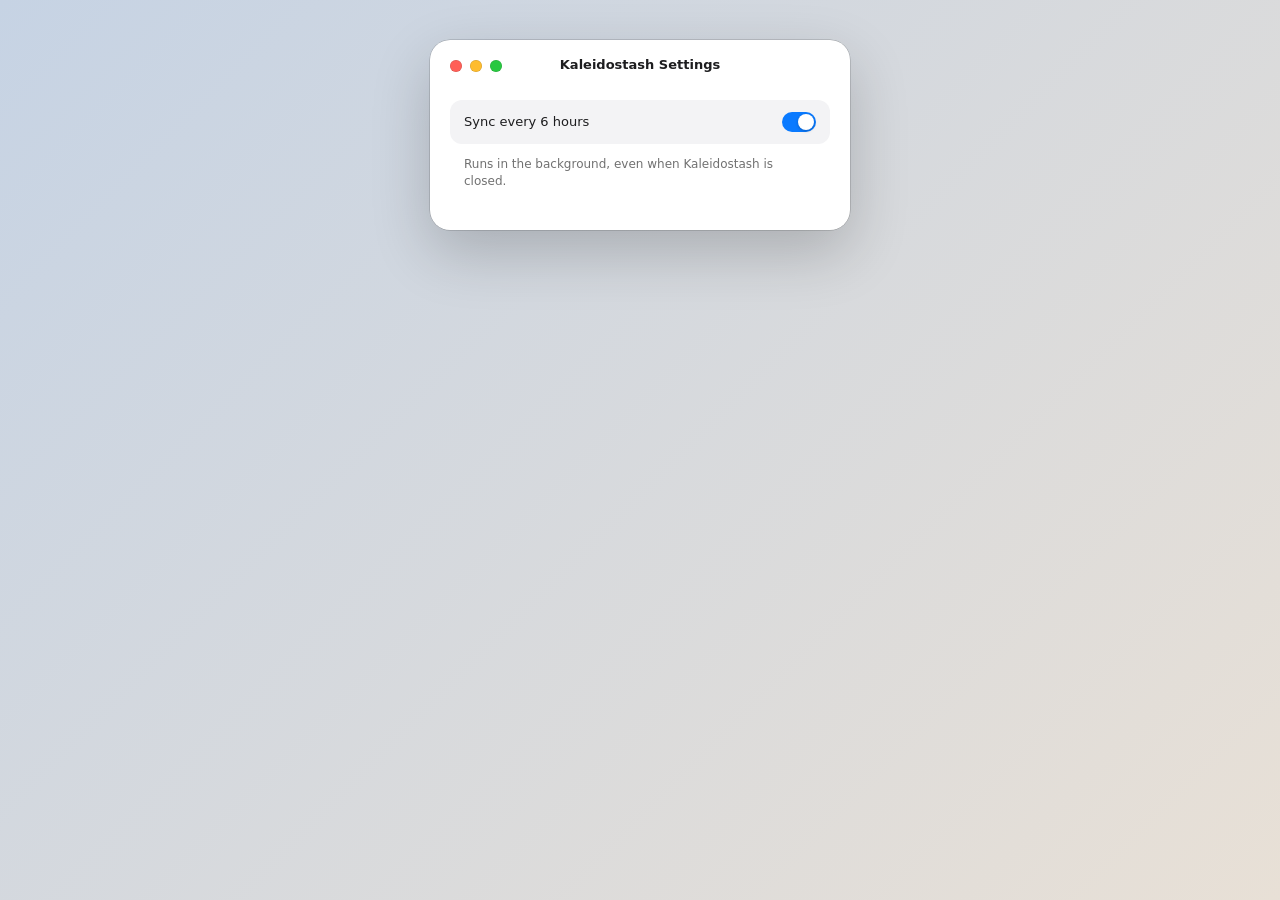
<file: docs/design/swiftui-prototypes/05-settings.html>
<!doctype html><meta charset="utf-8"><meta name="viewport" content="width=device-width"><title>Kaleidostash 05-settings</title><style>
*{box-sizing:border-box;margin:0;padding:0}
:root{--desk:linear-gradient(135deg,#c6d3e4,#e8e0d6);--win:#fff;--l1:#1d1d1f;--l2:rgba(0,0,0,.56);--l3:rgba(0,0,0,.34);--sep:rgba(0,0,0,.1);--fill2:rgba(0,0,0,.075);--glass:rgba(239,239,242,.82);--btn:rgba(255,255,255,.86);--edge:rgba(0,0,0,.1);--acc:#0a7aff;--accs:rgba(10,122,255,.13);--tile:#f3f3f5;--md:#e6e6ea;--segon:#fff;--bar:rgba(255,255,255,.5);--menu:#f7f7f9;--sh:0 22px 60px rgba(0,0,0,.2),0 0 0 .5px rgba(0,0,0,.25)}
@media (prefers-color-scheme:dark){:root{--desk:linear-gradient(135deg,#19202e,#2b2521);--win:#1d1d1f;--l1:#f5f5f7;--l2:rgba(255,255,255,.58);--l3:rgba(255,255,255,.34);--sep:rgba(255,255,255,.11);--fill2:rgba(255,255,255,.11);--glass:rgba(46,46,50,.84);--btn:rgba(70,70,74,.8);--edge:rgba(255,255,255,.12);--acc:#3d9bff;--accs:rgba(61,155,255,.22);--tile:#2a2a2d;--md:#333336;--segon:rgba(255,255,255,.2);--bar:rgba(30,30,32,.5);--menu:#2a2a2e;--sh:0 22px 60px rgba(0,0,0,.55),0 0 0 .5px rgba(255,255,255,.16)}}
html,body{height:100%;overflow:hidden}
body{background:var(--desk);color:var(--l1);font:13px/1.38 -apple-system,BlinkMacSystemFont,system-ui,sans-serif;-webkit-font-smoothing:antialiased}
.canvas{position:relative;padding:14px;margin:0 auto}
.win{position:relative;height:100%;background:var(--win);border-radius:20px;box-shadow:var(--sh);overflow:hidden}
svg{display:block}
.lights{position:absolute;left:20px;top:20px;display:flex;gap:8px;z-index:9}
.lights i{width:12px;height:12px;border-radius:50%;background:#ff5f57;box-shadow:inset 0 0 0 .5px rgba(0,0,0,.18)}
.lights i:nth-child(2){background:#febc2e}.lights i:nth-child(3){background:#28c840}
.side{position:absolute;left:8px;top:8px;bottom:8px;width:212px;background:var(--glass);-webkit-backdrop-filter:blur(30px) saturate(1.7);backdrop-filter:blur(30px) saturate(1.7);border-radius:15px;box-shadow:0 0 0 .5px var(--edge),0 3px 12px rgba(0,0,0,.07);padding:44px 10px 10px;z-index:5}
.sec{display:flex;align-items:center;justify-content:space-between;font-size:11px;font-weight:600;color:var(--l3);padding:14px 8px 5px}
.sec svg{width:15px;height:15px;color:var(--l2)}
.row{display:flex;align-items:center;gap:8px;height:28px;padding:0 8px;border-radius:8px}
.row svg{width:16px;height:16px;color:var(--acc);flex:none}
.row .n{margin-left:auto;font-size:12px;color:var(--l3);font-variant-numeric:tabular-nums}
.row.on{background:var(--fill2)}
.tb{position:absolute;top:0;height:54px;display:flex;align-items:center;gap:8px;padding:0 12px 0 18px;z-index:4}
.tb::before{content:"";position:absolute;inset:0 0 -18px;background:linear-gradient(var(--win) 52%,transparent);z-index:-1;pointer-events:none}
.ttl{font-size:15px;font-weight:700;line-height:1.15;white-space:nowrap}
.ttl small{display:block;font-size:11px;font-weight:400;color:var(--l2)}
.sp{flex:1}
.gl{height:32px;display:flex;align-items:center;border-radius:99px;background:var(--btn);-webkit-backdrop-filter:blur(20px);backdrop-filter:blur(20px);box-shadow:0 0 0 .5px var(--edge),0 2px 6px rgba(0,0,0,.07);color:var(--l1);flex:none;font-size:13px}
.gl b{width:36px;height:32px;display:grid;place-items:center;font-weight:400}
.gl b svg{width:17px;height:17px}
.gl .lab{display:flex;align-items:center;gap:5px;padding:0 10px 0 11px}
.gl .lab svg{width:16px;height:16px}
.gl .lab svg.c{width:12px;height:12px;color:var(--l2)}
.srch{width:200px;padding:0 12px;gap:6px;color:var(--l3)}
.srch svg{width:15px;height:15px}
.av{flex:none;display:grid;place-items:center;border-radius:50%;color:#fff;font-weight:600;letter-spacing:.2px}
.md{position:relative;background:var(--md);overflow:hidden;width:100%}
.bdg{position:absolute;right:7px;top:7px;padding:1px 7px;border-radius:99px;background:rgba(0,0,0,.5);color:#fff;font-size:11px;font-weight:500}
.dur{position:absolute;left:7px;bottom:7px;padding:1px 7px;border-radius:99px;background:rgba(0,0,0,.5);color:#fff;font-size:11px;font-weight:500;font-variant-numeric:tabular-nums}
.play{position:absolute;left:50%;top:50%;width:40px;height:40px;margin:-20px;border-radius:50%;background:rgba(255,255,255,.3);-webkit-backdrop-filter:blur(10px);backdrop-filter:blur(10px);display:grid;place-items:center;color:#fff}
.play svg{width:16px;height:16px;margin-left:2px}
.code{background:#1e2230;padding:16px 14px;display:flex;flex-direction:column;gap:9px}
.code i{display:block;height:6px;border-radius:3px;opacity:.85}
.g1{background:linear-gradient(160deg,#f6d3b5,#d98a64 55%,#7d4334)}
.g2{background:linear-gradient(195deg,#bcd6ef,#6d9ac6 55%,#2f4b6a)}
.g3{background:linear-gradient(170deg,#dbe8cb,#92b27b 55%,#4a6741)}
.g4{background:linear-gradient(150deg,#efe4f6,#b6a0d3 55%,#67518d)}
.g5{background:radial-gradient(circle at 32% 30%,#ffe7a3,#e59f39 50%,#74461b)}
.g6{background:linear-gradient(180deg,#0e1729,#38294d 62%,#c2683a)}
.g8{background:linear-gradient(165deg,#f2ece4,#d6c5b0 60%,#998067)}
.g9{background:linear-gradient(190deg,#cfe9e5,#7dbdb6 55%,#2d6b66)}
.by{display:block;font-size:11.5px;color:var(--l2);white-space:nowrap;overflow:hidden;text-overflow:ellipsis}
.chk{display:flex;align-items:center;gap:8px;height:26px;font-size:13px}
.chk i{width:14px;height:14px;border-radius:4px;background:var(--win);box-shadow:inset 0 0 0 1px var(--edge),0 1px 1px rgba(0,0,0,.05);flex:none}
.chk i.on{background:var(--acc) url("data:image/svg+xml,%3Csvg xmlns='http://www.w3.org/2000/svg' viewBox='0 0 12 12'%3E%3Cpath d='M2.6 6.3 5 8.6l4.4-5' fill='none' stroke='white' stroke-width='1.8' stroke-linecap='round' stroke-linejoin='round'/%3E%3C/svg%3E") center/10px no-repeat;box-shadow:none}
.chip{display:inline-flex;align-items:center;gap:4px;height:24px;padding:0 10px;border-radius:99px;font-size:12px;background:var(--accs);color:var(--acc)}
.chip svg{width:12px;height:12px}
.chip.add{background:none;box-shadow:inset 0 0 0 1px var(--sep);color:var(--l2)}
.q{margin-top:8px;padding:8px 10px;border-radius:9px;box-shadow:inset 0 0 0 1px var(--sep);font-size:12px}
.q b{font-size:12px}.q span{color:var(--l2)}
.sw{width:34px;height:20px;border-radius:99px;background:var(--acc);position:relative;flex:none}
.sw::after{content:"";position:absolute;right:2px;top:2px;width:16px;height:16px;border-radius:50%;background:#fff;box-shadow:0 1px 3px rgba(0,0,0,.25)}

.bdg{display:flex;align-items:center;gap:3px}.bdg svg{width:11px;height:11px}
.sbt{position:absolute;top:13px;left:186px;width:24px;height:24px;display:grid;place-items:center;color:var(--l2);z-index:9}.sbt svg{width:18px;height:18px}
.grid{position:absolute;top:0;padding:62px 16px 0 12px;column-gap:12px}
.card{break-inside:avoid;margin-bottom:12px;background:var(--tile);border-radius:12px;overflow:hidden}
.card .cb{padding:9px 11px 10px}
.card p{font-size:12.5px;display:-webkit-box;-webkit-box-orient:vertical;-webkit-line-clamp:5;overflow:hidden}
.card .q div{display:-webkit-box;-webkit-box-orient:vertical;-webkit-line-clamp:3;overflow:hidden}
.card.sel{box-shadow:0 0 0 3px var(--acc)}
.insp{position:absolute;right:0;top:0;bottom:0;width:300px;border-left:.5px solid var(--sep);background:var(--win)}
.ib{padding:62px 16px 16px}
.ph{display:flex;gap:10px;align-items:center;margin-bottom:10px}.ph b{display:block;font-size:13px}.ph span{font-size:12px;color:var(--l2)}
.pt{font-size:13.5px;line-height:1.45;margin-bottom:12px}
.gal{position:relative;border-radius:10px;overflow:hidden}
.arrow{position:absolute;top:50%;width:28px;height:28px;margin-top:-14px;border-radius:50%;display:grid;place-items:center;background:rgba(255,255,255,.72);color:#1d1d1f;box-shadow:0 1px 4px rgba(0,0,0,.25)}
.arrow svg{width:14px;height:14px}.arrow.l{left:8px}.arrow.r{right:8px}
.ctl{position:absolute;left:8px;right:8px;bottom:8px;height:30px;border-radius:99px;background:rgba(40,40,44,.72);color:#fff;display:flex;align-items:center;gap:8px;padding:0 10px;font-size:11px;font-variant-numeric:tabular-nums}
.ctl svg{width:13px;height:13px;flex:none}.ctl .bar{flex:1;height:3px;border-radius:2px;background:rgba(255,255,255,.35)}
.iq{margin-top:12px;padding:10px 12px;border-radius:10px;box-shadow:inset 0 0 0 1px var(--sep)}
.iq .qh{display:flex;align-items:center;gap:7px;margin-bottom:4px;font-size:12px;white-space:nowrap;min-width:0}.iq .qh b{flex:none}.iq .qh span{color:var(--l2);overflow:hidden;text-overflow:ellipsis}
.iq p{font-size:13px;line-height:1.42}
.cuv{position:absolute;left:228px;right:0;top:54px;bottom:0;display:flex;flex-direction:column;align-items:center;justify-content:center;gap:6px;text-align:center;padding-bottom:60px}
.cuv svg{width:46px;height:46px;color:var(--l3);margin-bottom:8px}
.cuv h2{font-size:18px;font-weight:700}.cuv p{color:var(--l2);max-width:300px}
.btn{margin-top:12px;height:30px;padding:0 16px;border-radius:99px;display:grid;place-items:center;background:var(--btn);box-shadow:0 0 0 .5px var(--edge),0 1px 3px rgba(0,0,0,.1)}
.srch.typed{color:var(--l1)}.srch.typed .x{margin-left:auto;width:15px;height:15px;color:var(--l2)}
.row.edit{padding-right:6px}.field{flex:1;height:22px;display:flex;align-items:center;padding:0 6px;border-radius:5px;background:var(--win);box-shadow:0 0 0 1px var(--acc),0 0 0 4px var(--accs)}
.caret{display:inline-block;width:1px;height:14px;background:var(--l1);margin-left:1px}
.row.ctx{box-shadow:inset 0 0 0 2px var(--acc)}
.menu{position:absolute;padding:5px;border-radius:12px;background:var(--menu);box-shadow:0 0 0 .5px var(--edge),0 12px 34px rgba(0,0,0,.2);z-index:20}
.mi{height:24px;display:flex;align-items:center;padding:0 12px;border-radius:6px;font-size:13px}.mi.hl{background:var(--acc);color:#fff}
:root{--menu:#f7f7f9}@media (prefers-color-scheme:dark){:root{--menu:#2a2a2e}}</style><div class="canvas" data-w="560" data-h="280" style="width:560px;height:280px"><div class="win" style="position:absolute;left:70px;top:40px;width:420px;height:190px"><div class="lights"><i></i><i></i><i></i></div>
<div style="position:absolute;top:16px;left:0;right:0;text-align:center;font-weight:600">Kaleidostash Settings</div>
<div style="position:absolute;top:60px;left:20px;right:20px;padding:12px 14px;border-radius:12px;background:var(--tile);display:flex;align-items:center;justify-content:space-between">Sync every 6 hours<span class="sw"></span></div>
<div style="position:absolute;top:116px;left:34px;right:34px;font-size:12px;color:var(--l2)">Runs in the background, even when Kaleidostash is closed.</div></div></div><script>(()=>{const c=document.querySelector('.canvas'),W=+c.dataset.w,H=+c.dataset.h;const f=()=>{c.style.zoom=Math.min(1,innerWidth/W,innerHeight/H)};f();addEventListener('resize',f)})()</script>
</file>
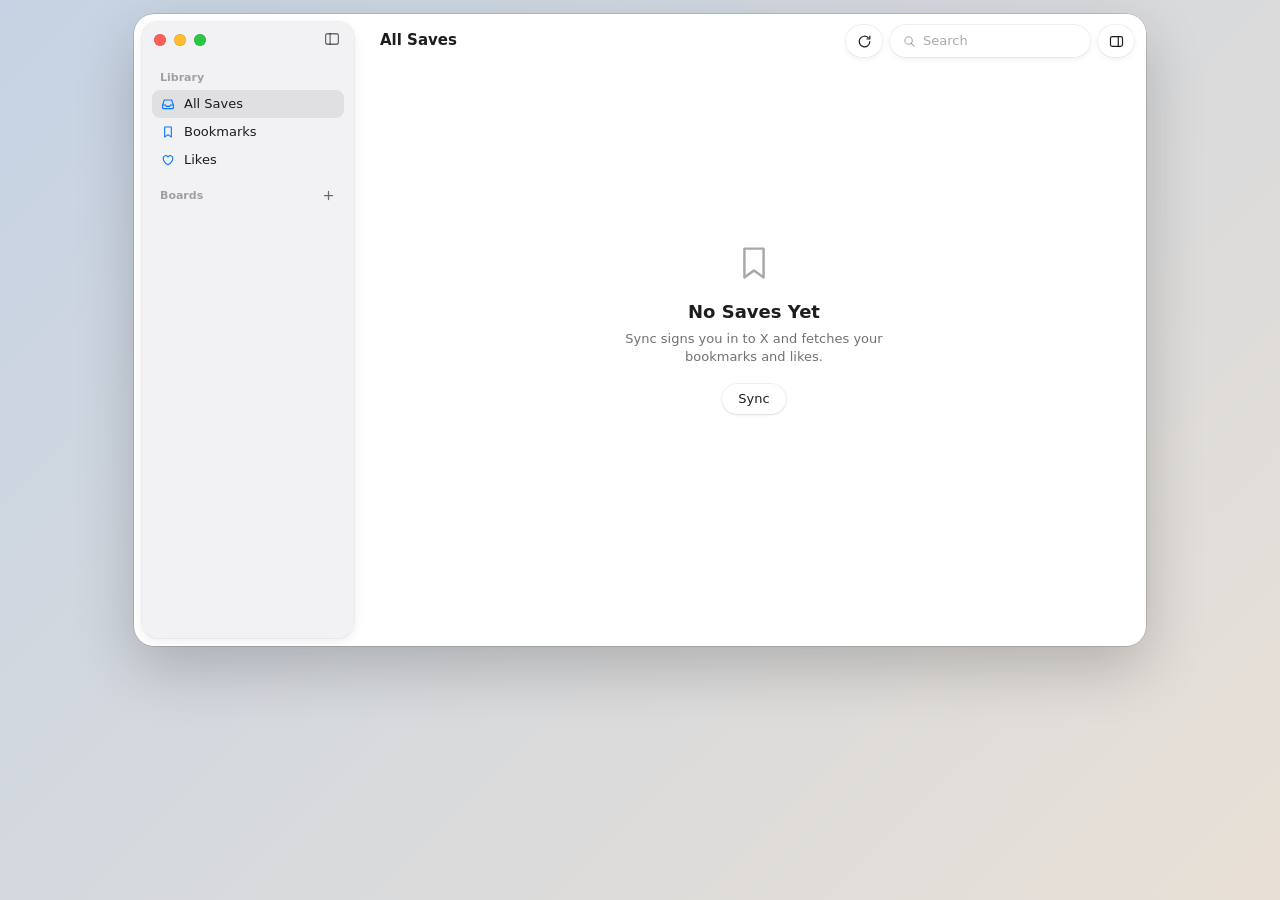
<file: docs/design/swiftui-prototypes/06-first-run.html>
<!doctype html><meta charset="utf-8"><meta name="viewport" content="width=device-width"><title>Kaleidostash 06-first-run</title><style>
*{box-sizing:border-box;margin:0;padding:0}
:root{--desk:linear-gradient(135deg,#c6d3e4,#e8e0d6);--win:#fff;--l1:#1d1d1f;--l2:rgba(0,0,0,.56);--l3:rgba(0,0,0,.34);--sep:rgba(0,0,0,.1);--fill2:rgba(0,0,0,.075);--glass:rgba(239,239,242,.82);--btn:rgba(255,255,255,.86);--edge:rgba(0,0,0,.1);--acc:#0a7aff;--accs:rgba(10,122,255,.13);--tile:#f3f3f5;--md:#e6e6ea;--segon:#fff;--bar:rgba(255,255,255,.5);--menu:#f7f7f9;--sh:0 22px 60px rgba(0,0,0,.2),0 0 0 .5px rgba(0,0,0,.25)}
@media (prefers-color-scheme:dark){:root{--desk:linear-gradient(135deg,#19202e,#2b2521);--win:#1d1d1f;--l1:#f5f5f7;--l2:rgba(255,255,255,.58);--l3:rgba(255,255,255,.34);--sep:rgba(255,255,255,.11);--fill2:rgba(255,255,255,.11);--glass:rgba(46,46,50,.84);--btn:rgba(70,70,74,.8);--edge:rgba(255,255,255,.12);--acc:#3d9bff;--accs:rgba(61,155,255,.22);--tile:#2a2a2d;--md:#333336;--segon:rgba(255,255,255,.2);--bar:rgba(30,30,32,.5);--menu:#2a2a2e;--sh:0 22px 60px rgba(0,0,0,.55),0 0 0 .5px rgba(255,255,255,.16)}}
html,body{height:100%;overflow:hidden}
body{background:var(--desk);color:var(--l1);font:13px/1.38 -apple-system,BlinkMacSystemFont,system-ui,sans-serif;-webkit-font-smoothing:antialiased}
.canvas{position:relative;padding:14px;margin:0 auto}
.win{position:relative;height:100%;background:var(--win);border-radius:20px;box-shadow:var(--sh);overflow:hidden}
svg{display:block}
.lights{position:absolute;left:20px;top:20px;display:flex;gap:8px;z-index:9}
.lights i{width:12px;height:12px;border-radius:50%;background:#ff5f57;box-shadow:inset 0 0 0 .5px rgba(0,0,0,.18)}
.lights i:nth-child(2){background:#febc2e}.lights i:nth-child(3){background:#28c840}
.side{position:absolute;left:8px;top:8px;bottom:8px;width:212px;background:var(--glass);-webkit-backdrop-filter:blur(30px) saturate(1.7);backdrop-filter:blur(30px) saturate(1.7);border-radius:15px;box-shadow:0 0 0 .5px var(--edge),0 3px 12px rgba(0,0,0,.07);padding:44px 10px 10px;z-index:5}
.sec{display:flex;align-items:center;justify-content:space-between;font-size:11px;font-weight:600;color:var(--l3);padding:14px 8px 5px}
.sec svg{width:15px;height:15px;color:var(--l2)}
.row{display:flex;align-items:center;gap:8px;height:28px;padding:0 8px;border-radius:8px}
.row svg{width:16px;height:16px;color:var(--acc);flex:none}
.row .n{margin-left:auto;font-size:12px;color:var(--l3);font-variant-numeric:tabular-nums}
.row.on{background:var(--fill2)}
.tb{position:absolute;top:0;height:54px;display:flex;align-items:center;gap:8px;padding:0 12px 0 18px;z-index:4}
.tb::before{content:"";position:absolute;inset:0 0 -18px;background:linear-gradient(var(--win) 52%,transparent);z-index:-1;pointer-events:none}
.ttl{font-size:15px;font-weight:700;line-height:1.15;white-space:nowrap}
.ttl small{display:block;font-size:11px;font-weight:400;color:var(--l2)}
.sp{flex:1}
.gl{height:32px;display:flex;align-items:center;border-radius:99px;background:var(--btn);-webkit-backdrop-filter:blur(20px);backdrop-filter:blur(20px);box-shadow:0 0 0 .5px var(--edge),0 2px 6px rgba(0,0,0,.07);color:var(--l1);flex:none;font-size:13px}
.gl b{width:36px;height:32px;display:grid;place-items:center;font-weight:400}
.gl b svg{width:17px;height:17px}
.gl .lab{display:flex;align-items:center;gap:5px;padding:0 10px 0 11px}
.gl .lab svg{width:16px;height:16px}
.gl .lab svg.c{width:12px;height:12px;color:var(--l2)}
.srch{width:200px;padding:0 12px;gap:6px;color:var(--l3)}
.srch svg{width:15px;height:15px}
.av{flex:none;display:grid;place-items:center;border-radius:50%;color:#fff;font-weight:600;letter-spacing:.2px}
.md{position:relative;background:var(--md);overflow:hidden;width:100%}
.bdg{position:absolute;right:7px;top:7px;padding:1px 7px;border-radius:99px;background:rgba(0,0,0,.5);color:#fff;font-size:11px;font-weight:500}
.dur{position:absolute;left:7px;bottom:7px;padding:1px 7px;border-radius:99px;background:rgba(0,0,0,.5);color:#fff;font-size:11px;font-weight:500;font-variant-numeric:tabular-nums}
.play{position:absolute;left:50%;top:50%;width:40px;height:40px;margin:-20px;border-radius:50%;background:rgba(255,255,255,.3);-webkit-backdrop-filter:blur(10px);backdrop-filter:blur(10px);display:grid;place-items:center;color:#fff}
.play svg{width:16px;height:16px;margin-left:2px}
.code{background:#1e2230;padding:16px 14px;display:flex;flex-direction:column;gap:9px}
.code i{display:block;height:6px;border-radius:3px;opacity:.85}
.g1{background:linear-gradient(160deg,#f6d3b5,#d98a64 55%,#7d4334)}
.g2{background:linear-gradient(195deg,#bcd6ef,#6d9ac6 55%,#2f4b6a)}
.g3{background:linear-gradient(170deg,#dbe8cb,#92b27b 55%,#4a6741)}
.g4{background:linear-gradient(150deg,#efe4f6,#b6a0d3 55%,#67518d)}
.g5{background:radial-gradient(circle at 32% 30%,#ffe7a3,#e59f39 50%,#74461b)}
.g6{background:linear-gradient(180deg,#0e1729,#38294d 62%,#c2683a)}
.g8{background:linear-gradient(165deg,#f2ece4,#d6c5b0 60%,#998067)}
.g9{background:linear-gradient(190deg,#cfe9e5,#7dbdb6 55%,#2d6b66)}
.by{display:block;font-size:11.5px;color:var(--l2);white-space:nowrap;overflow:hidden;text-overflow:ellipsis}
.chk{display:flex;align-items:center;gap:8px;height:26px;font-size:13px}
.chk i{width:14px;height:14px;border-radius:4px;background:var(--win);box-shadow:inset 0 0 0 1px var(--edge),0 1px 1px rgba(0,0,0,.05);flex:none}
.chk i.on{background:var(--acc) url("data:image/svg+xml,%3Csvg xmlns='http://www.w3.org/2000/svg' viewBox='0 0 12 12'%3E%3Cpath d='M2.6 6.3 5 8.6l4.4-5' fill='none' stroke='white' stroke-width='1.8' stroke-linecap='round' stroke-linejoin='round'/%3E%3C/svg%3E") center/10px no-repeat;box-shadow:none}
.chip{display:inline-flex;align-items:center;gap:4px;height:24px;padding:0 10px;border-radius:99px;font-size:12px;background:var(--accs);color:var(--acc)}
.chip svg{width:12px;height:12px}
.chip.add{background:none;box-shadow:inset 0 0 0 1px var(--sep);color:var(--l2)}
.q{margin-top:8px;padding:8px 10px;border-radius:9px;box-shadow:inset 0 0 0 1px var(--sep);font-size:12px}
.q b{font-size:12px}.q span{color:var(--l2)}
.sw{width:34px;height:20px;border-radius:99px;background:var(--acc);position:relative;flex:none}
.sw::after{content:"";position:absolute;right:2px;top:2px;width:16px;height:16px;border-radius:50%;background:#fff;box-shadow:0 1px 3px rgba(0,0,0,.25)}

.bdg{display:flex;align-items:center;gap:3px}.bdg svg{width:11px;height:11px}
.sbt{position:absolute;top:13px;left:186px;width:24px;height:24px;display:grid;place-items:center;color:var(--l2);z-index:9}.sbt svg{width:18px;height:18px}
.grid{position:absolute;top:0;padding:62px 16px 0 12px;column-gap:12px}
.card{break-inside:avoid;margin-bottom:12px;background:var(--tile);border-radius:12px;overflow:hidden}
.card .cb{padding:9px 11px 10px}
.card p{font-size:12.5px;display:-webkit-box;-webkit-box-orient:vertical;-webkit-line-clamp:5;overflow:hidden}
.card .q div{display:-webkit-box;-webkit-box-orient:vertical;-webkit-line-clamp:3;overflow:hidden}
.card.sel{box-shadow:0 0 0 3px var(--acc)}
.insp{position:absolute;right:0;top:0;bottom:0;width:300px;border-left:.5px solid var(--sep);background:var(--win)}
.ib{padding:62px 16px 16px}
.ph{display:flex;gap:10px;align-items:center;margin-bottom:10px}.ph b{display:block;font-size:13px}.ph span{font-size:12px;color:var(--l2)}
.pt{font-size:13.5px;line-height:1.45;margin-bottom:12px}
.gal{position:relative;border-radius:10px;overflow:hidden}
.arrow{position:absolute;top:50%;width:28px;height:28px;margin-top:-14px;border-radius:50%;display:grid;place-items:center;background:rgba(255,255,255,.72);color:#1d1d1f;box-shadow:0 1px 4px rgba(0,0,0,.25)}
.arrow svg{width:14px;height:14px}.arrow.l{left:8px}.arrow.r{right:8px}
.ctl{position:absolute;left:8px;right:8px;bottom:8px;height:30px;border-radius:99px;background:rgba(40,40,44,.72);color:#fff;display:flex;align-items:center;gap:8px;padding:0 10px;font-size:11px;font-variant-numeric:tabular-nums}
.ctl svg{width:13px;height:13px;flex:none}.ctl .bar{flex:1;height:3px;border-radius:2px;background:rgba(255,255,255,.35)}
.iq{margin-top:12px;padding:10px 12px;border-radius:10px;box-shadow:inset 0 0 0 1px var(--sep)}
.iq .qh{display:flex;align-items:center;gap:7px;margin-bottom:4px;font-size:12px;white-space:nowrap;min-width:0}.iq .qh b{flex:none}.iq .qh span{color:var(--l2);overflow:hidden;text-overflow:ellipsis}
.iq p{font-size:13px;line-height:1.42}
.cuv{position:absolute;left:228px;right:0;top:54px;bottom:0;display:flex;flex-direction:column;align-items:center;justify-content:center;gap:6px;text-align:center;padding-bottom:60px}
.cuv svg{width:46px;height:46px;color:var(--l3);margin-bottom:8px}
.cuv h2{font-size:18px;font-weight:700}.cuv p{color:var(--l2);max-width:300px}
.btn{margin-top:12px;height:30px;padding:0 16px;border-radius:99px;display:grid;place-items:center;background:var(--btn);box-shadow:0 0 0 .5px var(--edge),0 1px 3px rgba(0,0,0,.1)}
.srch.typed{color:var(--l1)}.srch.typed .x{margin-left:auto;width:15px;height:15px;color:var(--l2)}
.row.edit{padding-right:6px}.field{flex:1;height:22px;display:flex;align-items:center;padding:0 6px;border-radius:5px;background:var(--win);box-shadow:0 0 0 1px var(--acc),0 0 0 4px var(--accs)}
.caret{display:inline-block;width:1px;height:14px;background:var(--l1);margin-left:1px}
.row.ctx{box-shadow:inset 0 0 0 2px var(--acc)}
.menu{position:absolute;padding:5px;border-radius:12px;background:var(--menu);box-shadow:0 0 0 .5px var(--edge),0 12px 34px rgba(0,0,0,.2);z-index:20}
.mi{height:24px;display:flex;align-items:center;padding:0 12px;border-radius:6px;font-size:13px}.mi.hl{background:var(--acc);color:#fff}
:root{--menu:#f7f7f9}@media (prefers-color-scheme:dark){:root{--menu:#2a2a2e}}</style><div class="canvas" data-w="1040" data-h="660" style="width:1040px;height:660px"><div class="win"><div class="lights"><i></i><i></i><i></i></div><span class="sbt"><svg viewBox="0 0 24 24" fill="none" stroke="currentColor" stroke-width="1.7" stroke-linecap="round" stroke-linejoin="round"><rect x="3.5" y="5" width="17" height="14" rx="2.6"/><path d="M9.5 5v14"/></svg></span><div class="side">
<div class="sec" style="padding-top:4px">Library</div><div class="row on"><svg viewBox="0 0 24 24" fill="none" stroke="currentColor" stroke-width="1.7" stroke-linecap="round" stroke-linejoin="round"><path d="M4 13.5h4.2l1.3 2h5l1.3-2H20"/><path d="M4 13.5 6.4 6h11.2l2.4 7.5V18a1 1 0 0 1-1 1H5a1 1 0 0 1-1-1z"/></svg>All Saves</div><div class="row"><svg viewBox="0 0 24 24" fill="none" stroke="currentColor" stroke-width="1.7" stroke-linecap="round" stroke-linejoin="round"><path d="M7 4.5h10v15l-5-3.6-5 3.6z"/></svg>Bookmarks</div><div class="row"><svg viewBox="0 0 24 24" fill="none" stroke="currentColor" stroke-width="1.7" stroke-linecap="round" stroke-linejoin="round"><path d="M12 19s-7.2-4.4-7.2-9.4A3.9 3.9 0 0 1 12 7.4a3.9 3.9 0 0 1 7.2 2.2C19.2 14.6 12 19 12 19z"/></svg>Likes</div>
<div class="sec">Boards<svg viewBox="0 0 24 24" fill="none" stroke="currentColor" stroke-width="2" stroke-linecap="round" stroke-linejoin="round"><path d="M12 5.5v13M5.5 12h13"/></svg></div></div><div class="tb" style="left:228px;right:0px"><div class="ttl">All Saves</div><span class="sp"></span><div class="gl"><b title="Sync"><svg viewBox="0 0 24 24" fill="none" stroke="currentColor" stroke-width="1.7" stroke-linecap="round" stroke-linejoin="round"><path d="M19.5 12a7.5 7.5 0 1 1-2.2-5.3"/><path d="M19.5 4.5v4h-4"/></svg></b></div><div class="gl srch" style="width:200px"><svg viewBox="0 0 24 24" fill="none" stroke="currentColor" stroke-width="1.7" stroke-linecap="round" stroke-linejoin="round"><circle cx="10.5" cy="10.5" r="6"/><path d="m15 15 4.5 4.5"/></svg>Search</div><div class="gl"><b><svg viewBox="0 0 24 24" fill="none" stroke="currentColor" stroke-width="1.7" stroke-linecap="round" stroke-linejoin="round"><rect x="3.5" y="5" width="17" height="14" rx="2.6"/><path d="M14.5 5v14"/></svg></b></div></div><div class="cuv"><svg viewBox="0 0 24 24" fill="none" stroke="currentColor" stroke-width="1.3" stroke-linecap="round" stroke-linejoin="round"><path d="M7 4.5h10v15l-5-3.6-5 3.6z"/></svg><h2>No Saves Yet</h2><p>Sync signs you in to X and fetches your bookmarks and likes.</p><span class="btn">Sync</span></div></div></div><script>(()=>{const c=document.querySelector('.canvas'),W=+c.dataset.w,H=+c.dataset.h;const f=()=>{c.style.zoom=Math.min(1,innerWidth/W,innerHeight/H)};f();addEventListener('resize',f)})()</script>
</file>
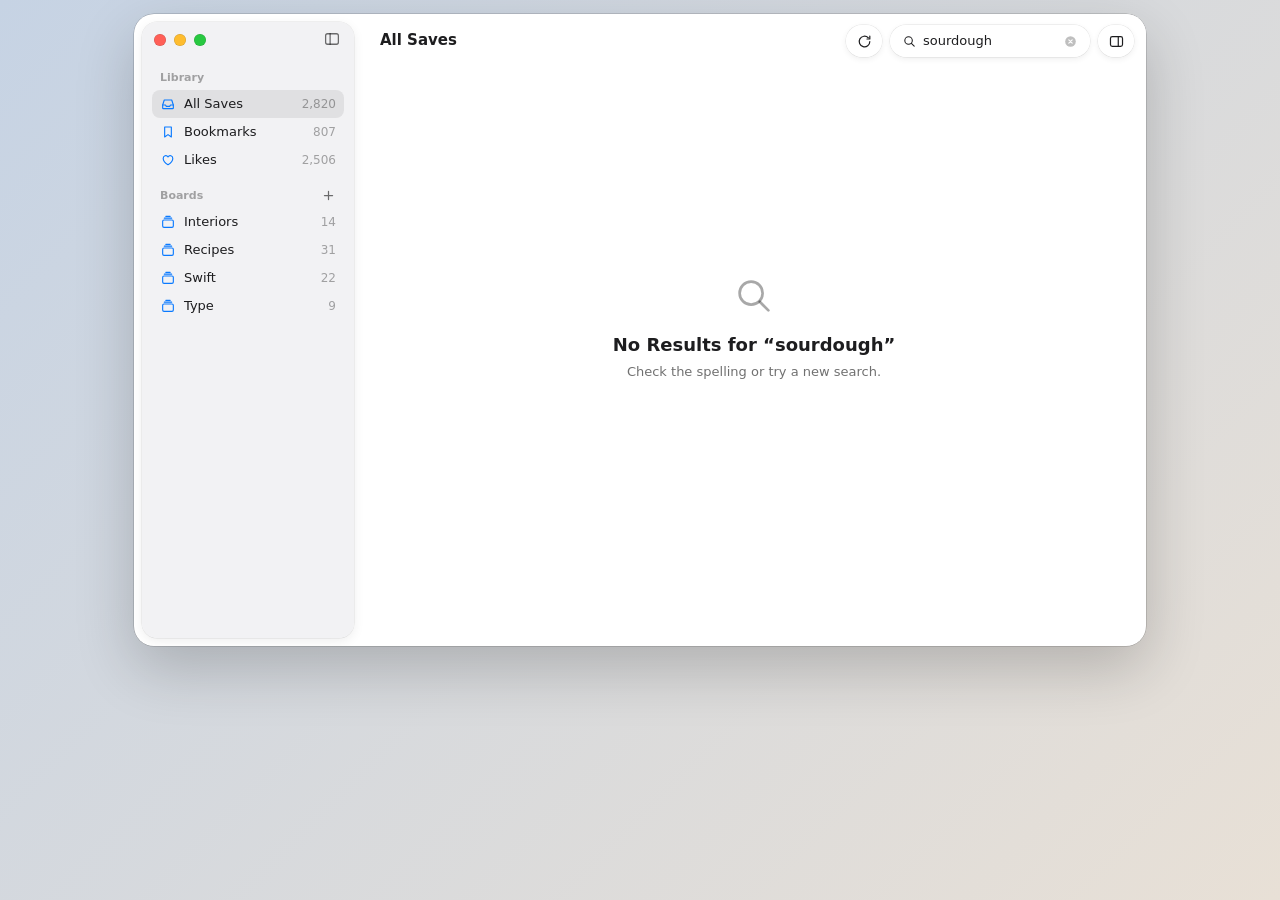
<file: docs/design/swiftui-prototypes/07-no-results.html>
<!doctype html><meta charset="utf-8"><meta name="viewport" content="width=device-width"><title>Kaleidostash 07-no-results</title><style>
*{box-sizing:border-box;margin:0;padding:0}
:root{--desk:linear-gradient(135deg,#c6d3e4,#e8e0d6);--win:#fff;--l1:#1d1d1f;--l2:rgba(0,0,0,.56);--l3:rgba(0,0,0,.34);--sep:rgba(0,0,0,.1);--fill2:rgba(0,0,0,.075);--glass:rgba(239,239,242,.82);--btn:rgba(255,255,255,.86);--edge:rgba(0,0,0,.1);--acc:#0a7aff;--accs:rgba(10,122,255,.13);--tile:#f3f3f5;--md:#e6e6ea;--segon:#fff;--bar:rgba(255,255,255,.5);--menu:#f7f7f9;--sh:0 22px 60px rgba(0,0,0,.2),0 0 0 .5px rgba(0,0,0,.25)}
@media (prefers-color-scheme:dark){:root{--desk:linear-gradient(135deg,#19202e,#2b2521);--win:#1d1d1f;--l1:#f5f5f7;--l2:rgba(255,255,255,.58);--l3:rgba(255,255,255,.34);--sep:rgba(255,255,255,.11);--fill2:rgba(255,255,255,.11);--glass:rgba(46,46,50,.84);--btn:rgba(70,70,74,.8);--edge:rgba(255,255,255,.12);--acc:#3d9bff;--accs:rgba(61,155,255,.22);--tile:#2a2a2d;--md:#333336;--segon:rgba(255,255,255,.2);--bar:rgba(30,30,32,.5);--menu:#2a2a2e;--sh:0 22px 60px rgba(0,0,0,.55),0 0 0 .5px rgba(255,255,255,.16)}}
html,body{height:100%;overflow:hidden}
body{background:var(--desk);color:var(--l1);font:13px/1.38 -apple-system,BlinkMacSystemFont,system-ui,sans-serif;-webkit-font-smoothing:antialiased}
.canvas{position:relative;padding:14px;margin:0 auto}
.win{position:relative;height:100%;background:var(--win);border-radius:20px;box-shadow:var(--sh);overflow:hidden}
svg{display:block}
.lights{position:absolute;left:20px;top:20px;display:flex;gap:8px;z-index:9}
.lights i{width:12px;height:12px;border-radius:50%;background:#ff5f57;box-shadow:inset 0 0 0 .5px rgba(0,0,0,.18)}
.lights i:nth-child(2){background:#febc2e}.lights i:nth-child(3){background:#28c840}
.side{position:absolute;left:8px;top:8px;bottom:8px;width:212px;background:var(--glass);-webkit-backdrop-filter:blur(30px) saturate(1.7);backdrop-filter:blur(30px) saturate(1.7);border-radius:15px;box-shadow:0 0 0 .5px var(--edge),0 3px 12px rgba(0,0,0,.07);padding:44px 10px 10px;z-index:5}
.sec{display:flex;align-items:center;justify-content:space-between;font-size:11px;font-weight:600;color:var(--l3);padding:14px 8px 5px}
.sec svg{width:15px;height:15px;color:var(--l2)}
.row{display:flex;align-items:center;gap:8px;height:28px;padding:0 8px;border-radius:8px}
.row svg{width:16px;height:16px;color:var(--acc);flex:none}
.row .n{margin-left:auto;font-size:12px;color:var(--l3);font-variant-numeric:tabular-nums}
.row.on{background:var(--fill2)}
.tb{position:absolute;top:0;height:54px;display:flex;align-items:center;gap:8px;padding:0 12px 0 18px;z-index:4}
.tb::before{content:"";position:absolute;inset:0 0 -18px;background:linear-gradient(var(--win) 52%,transparent);z-index:-1;pointer-events:none}
.ttl{font-size:15px;font-weight:700;line-height:1.15;white-space:nowrap}
.ttl small{display:block;font-size:11px;font-weight:400;color:var(--l2)}
.sp{flex:1}
.gl{height:32px;display:flex;align-items:center;border-radius:99px;background:var(--btn);-webkit-backdrop-filter:blur(20px);backdrop-filter:blur(20px);box-shadow:0 0 0 .5px var(--edge),0 2px 6px rgba(0,0,0,.07);color:var(--l1);flex:none;font-size:13px}
.gl b{width:36px;height:32px;display:grid;place-items:center;font-weight:400}
.gl b svg{width:17px;height:17px}
.gl .lab{display:flex;align-items:center;gap:5px;padding:0 10px 0 11px}
.gl .lab svg{width:16px;height:16px}
.gl .lab svg.c{width:12px;height:12px;color:var(--l2)}
.srch{width:200px;padding:0 12px;gap:6px;color:var(--l3)}
.srch svg{width:15px;height:15px}
.av{flex:none;display:grid;place-items:center;border-radius:50%;color:#fff;font-weight:600;letter-spacing:.2px}
.md{position:relative;background:var(--md);overflow:hidden;width:100%}
.bdg{position:absolute;right:7px;top:7px;padding:1px 7px;border-radius:99px;background:rgba(0,0,0,.5);color:#fff;font-size:11px;font-weight:500}
.dur{position:absolute;left:7px;bottom:7px;padding:1px 7px;border-radius:99px;background:rgba(0,0,0,.5);color:#fff;font-size:11px;font-weight:500;font-variant-numeric:tabular-nums}
.play{position:absolute;left:50%;top:50%;width:40px;height:40px;margin:-20px;border-radius:50%;background:rgba(255,255,255,.3);-webkit-backdrop-filter:blur(10px);backdrop-filter:blur(10px);display:grid;place-items:center;color:#fff}
.play svg{width:16px;height:16px;margin-left:2px}
.code{background:#1e2230;padding:16px 14px;display:flex;flex-direction:column;gap:9px}
.code i{display:block;height:6px;border-radius:3px;opacity:.85}
.g1{background:linear-gradient(160deg,#f6d3b5,#d98a64 55%,#7d4334)}
.g2{background:linear-gradient(195deg,#bcd6ef,#6d9ac6 55%,#2f4b6a)}
.g3{background:linear-gradient(170deg,#dbe8cb,#92b27b 55%,#4a6741)}
.g4{background:linear-gradient(150deg,#efe4f6,#b6a0d3 55%,#67518d)}
.g5{background:radial-gradient(circle at 32% 30%,#ffe7a3,#e59f39 50%,#74461b)}
.g6{background:linear-gradient(180deg,#0e1729,#38294d 62%,#c2683a)}
.g8{background:linear-gradient(165deg,#f2ece4,#d6c5b0 60%,#998067)}
.g9{background:linear-gradient(190deg,#cfe9e5,#7dbdb6 55%,#2d6b66)}
.by{display:block;font-size:11.5px;color:var(--l2);white-space:nowrap;overflow:hidden;text-overflow:ellipsis}
.chk{display:flex;align-items:center;gap:8px;height:26px;font-size:13px}
.chk i{width:14px;height:14px;border-radius:4px;background:var(--win);box-shadow:inset 0 0 0 1px var(--edge),0 1px 1px rgba(0,0,0,.05);flex:none}
.chk i.on{background:var(--acc) url("data:image/svg+xml,%3Csvg xmlns='http://www.w3.org/2000/svg' viewBox='0 0 12 12'%3E%3Cpath d='M2.6 6.3 5 8.6l4.4-5' fill='none' stroke='white' stroke-width='1.8' stroke-linecap='round' stroke-linejoin='round'/%3E%3C/svg%3E") center/10px no-repeat;box-shadow:none}
.chip{display:inline-flex;align-items:center;gap:4px;height:24px;padding:0 10px;border-radius:99px;font-size:12px;background:var(--accs);color:var(--acc)}
.chip svg{width:12px;height:12px}
.chip.add{background:none;box-shadow:inset 0 0 0 1px var(--sep);color:var(--l2)}
.q{margin-top:8px;padding:8px 10px;border-radius:9px;box-shadow:inset 0 0 0 1px var(--sep);font-size:12px}
.q b{font-size:12px}.q span{color:var(--l2)}
.sw{width:34px;height:20px;border-radius:99px;background:var(--acc);position:relative;flex:none}
.sw::after{content:"";position:absolute;right:2px;top:2px;width:16px;height:16px;border-radius:50%;background:#fff;box-shadow:0 1px 3px rgba(0,0,0,.25)}

.bdg{display:flex;align-items:center;gap:3px}.bdg svg{width:11px;height:11px}
.sbt{position:absolute;top:13px;left:186px;width:24px;height:24px;display:grid;place-items:center;color:var(--l2);z-index:9}.sbt svg{width:18px;height:18px}
.grid{position:absolute;top:0;padding:62px 16px 0 12px;column-gap:12px}
.card{break-inside:avoid;margin-bottom:12px;background:var(--tile);border-radius:12px;overflow:hidden}
.card .cb{padding:9px 11px 10px}
.card p{font-size:12.5px;display:-webkit-box;-webkit-box-orient:vertical;-webkit-line-clamp:5;overflow:hidden}
.card .q div{display:-webkit-box;-webkit-box-orient:vertical;-webkit-line-clamp:3;overflow:hidden}
.card.sel{box-shadow:0 0 0 3px var(--acc)}
.insp{position:absolute;right:0;top:0;bottom:0;width:300px;border-left:.5px solid var(--sep);background:var(--win)}
.ib{padding:62px 16px 16px}
.ph{display:flex;gap:10px;align-items:center;margin-bottom:10px}.ph b{display:block;font-size:13px}.ph span{font-size:12px;color:var(--l2)}
.pt{font-size:13.5px;line-height:1.45;margin-bottom:12px}
.gal{position:relative;border-radius:10px;overflow:hidden}
.arrow{position:absolute;top:50%;width:28px;height:28px;margin-top:-14px;border-radius:50%;display:grid;place-items:center;background:rgba(255,255,255,.72);color:#1d1d1f;box-shadow:0 1px 4px rgba(0,0,0,.25)}
.arrow svg{width:14px;height:14px}.arrow.l{left:8px}.arrow.r{right:8px}
.ctl{position:absolute;left:8px;right:8px;bottom:8px;height:30px;border-radius:99px;background:rgba(40,40,44,.72);color:#fff;display:flex;align-items:center;gap:8px;padding:0 10px;font-size:11px;font-variant-numeric:tabular-nums}
.ctl svg{width:13px;height:13px;flex:none}.ctl .bar{flex:1;height:3px;border-radius:2px;background:rgba(255,255,255,.35)}
.iq{margin-top:12px;padding:10px 12px;border-radius:10px;box-shadow:inset 0 0 0 1px var(--sep)}
.iq .qh{display:flex;align-items:center;gap:7px;margin-bottom:4px;font-size:12px;white-space:nowrap;min-width:0}.iq .qh b{flex:none}.iq .qh span{color:var(--l2);overflow:hidden;text-overflow:ellipsis}
.iq p{font-size:13px;line-height:1.42}
.cuv{position:absolute;left:228px;right:0;top:54px;bottom:0;display:flex;flex-direction:column;align-items:center;justify-content:center;gap:6px;text-align:center;padding-bottom:60px}
.cuv svg{width:46px;height:46px;color:var(--l3);margin-bottom:8px}
.cuv h2{font-size:18px;font-weight:700}.cuv p{color:var(--l2);max-width:300px}
.btn{margin-top:12px;height:30px;padding:0 16px;border-radius:99px;display:grid;place-items:center;background:var(--btn);box-shadow:0 0 0 .5px var(--edge),0 1px 3px rgba(0,0,0,.1)}
.srch.typed{color:var(--l1)}.srch.typed .x{margin-left:auto;width:15px;height:15px;color:var(--l2)}
.row.edit{padding-right:6px}.field{flex:1;height:22px;display:flex;align-items:center;padding:0 6px;border-radius:5px;background:var(--win);box-shadow:0 0 0 1px var(--acc),0 0 0 4px var(--accs)}
.caret{display:inline-block;width:1px;height:14px;background:var(--l1);margin-left:1px}
.row.ctx{box-shadow:inset 0 0 0 2px var(--acc)}
.menu{position:absolute;padding:5px;border-radius:12px;background:var(--menu);box-shadow:0 0 0 .5px var(--edge),0 12px 34px rgba(0,0,0,.2);z-index:20}
.mi{height:24px;display:flex;align-items:center;padding:0 12px;border-radius:6px;font-size:13px}.mi.hl{background:var(--acc);color:#fff}
:root{--menu:#f7f7f9}@media (prefers-color-scheme:dark){:root{--menu:#2a2a2e}}</style><div class="canvas" data-w="1040" data-h="660" style="width:1040px;height:660px"><div class="win"><div class="lights"><i></i><i></i><i></i></div><span class="sbt"><svg viewBox="0 0 24 24" fill="none" stroke="currentColor" stroke-width="1.7" stroke-linecap="round" stroke-linejoin="round"><rect x="3.5" y="5" width="17" height="14" rx="2.6"/><path d="M9.5 5v14"/></svg></span><div class="side">
<div class="sec" style="padding-top:4px">Library</div><div class="row on"><svg viewBox="0 0 24 24" fill="none" stroke="currentColor" stroke-width="1.7" stroke-linecap="round" stroke-linejoin="round"><path d="M4 13.5h4.2l1.3 2h5l1.3-2H20"/><path d="M4 13.5 6.4 6h11.2l2.4 7.5V18a1 1 0 0 1-1 1H5a1 1 0 0 1-1-1z"/></svg>All Saves<span class="n">2,820</span></div><div class="row"><svg viewBox="0 0 24 24" fill="none" stroke="currentColor" stroke-width="1.7" stroke-linecap="round" stroke-linejoin="round"><path d="M7 4.5h10v15l-5-3.6-5 3.6z"/></svg>Bookmarks<span class="n">807</span></div><div class="row"><svg viewBox="0 0 24 24" fill="none" stroke="currentColor" stroke-width="1.7" stroke-linecap="round" stroke-linejoin="round"><path d="M12 19s-7.2-4.4-7.2-9.4A3.9 3.9 0 0 1 12 7.4a3.9 3.9 0 0 1 7.2 2.2C19.2 14.6 12 19 12 19z"/></svg>Likes<span class="n">2,506</span></div>
<div class="sec">Boards<svg viewBox="0 0 24 24" fill="none" stroke="currentColor" stroke-width="2" stroke-linecap="round" stroke-linejoin="round"><path d="M12 5.5v13M5.5 12h13"/></svg></div><div class="row"><svg viewBox="0 0 24 24" fill="none" stroke="currentColor" stroke-width="1.7" stroke-linecap="round" stroke-linejoin="round"><rect x="4" y="9" width="16" height="11" rx="2"/><path d="M6.5 6.2h11M8.8 3.6h6.4"/></svg>Interiors<span class="n">14</span></div><div class="row"><svg viewBox="0 0 24 24" fill="none" stroke="currentColor" stroke-width="1.7" stroke-linecap="round" stroke-linejoin="round"><rect x="4" y="9" width="16" height="11" rx="2"/><path d="M6.5 6.2h11M8.8 3.6h6.4"/></svg>Recipes<span class="n">31</span></div><div class="row"><svg viewBox="0 0 24 24" fill="none" stroke="currentColor" stroke-width="1.7" stroke-linecap="round" stroke-linejoin="round"><rect x="4" y="9" width="16" height="11" rx="2"/><path d="M6.5 6.2h11M8.8 3.6h6.4"/></svg>Swift<span class="n">22</span></div><div class="row"><svg viewBox="0 0 24 24" fill="none" stroke="currentColor" stroke-width="1.7" stroke-linecap="round" stroke-linejoin="round"><rect x="4" y="9" width="16" height="11" rx="2"/><path d="M6.5 6.2h11M8.8 3.6h6.4"/></svg>Type<span class="n">9</span></div></div><div class="tb" style="left:228px;right:0px"><div class="ttl">All Saves</div><span class="sp"></span><div class="gl"><b title="Sync"><svg viewBox="0 0 24 24" fill="none" stroke="currentColor" stroke-width="1.7" stroke-linecap="round" stroke-linejoin="round"><path d="M19.5 12a7.5 7.5 0 1 1-2.2-5.3"/><path d="M19.5 4.5v4h-4"/></svg></b></div><div class="gl srch typed" style="width:200px"><svg viewBox="0 0 24 24" fill="none" stroke="currentColor" stroke-width="1.7" stroke-linecap="round" stroke-linejoin="round"><circle cx="10.5" cy="10.5" r="6"/><path d="m15 15 4.5 4.5"/></svg>sourdough<span class="x"><svg viewBox="0 0 24 24" fill="none" stroke="currentColor" stroke-width="1.7" stroke-linecap="round" stroke-linejoin="round"><circle cx="12" cy="12" r="8.5" fill="currentColor" stroke="none" opacity=".45"/><path d="m9.3 9.3 5.4 5.4M14.7 9.3l-5.4 5.4" stroke="var(--win)" stroke-width="1.8"/></svg></span></div><div class="gl"><b><svg viewBox="0 0 24 24" fill="none" stroke="currentColor" stroke-width="1.7" stroke-linecap="round" stroke-linejoin="round"><rect x="3.5" y="5" width="17" height="14" rx="2.6"/><path d="M14.5 5v14"/></svg></b></div></div><div class="cuv"><svg viewBox="0 0 24 24" fill="none" stroke="currentColor" stroke-width="1.4" stroke-linecap="round" stroke-linejoin="round"><circle cx="10.5" cy="10.5" r="6"/><path d="m15 15 4.5 4.5"/></svg><h2>No Results for “sourdough”</h2><p>Check the spelling or try a new search.</p></div></div></div><script>(()=>{const c=document.querySelector('.canvas'),W=+c.dataset.w,H=+c.dataset.h;const f=()=>{c.style.zoom=Math.min(1,innerWidth/W,innerHeight/H)};f();addEventListener('resize',f)})()</script>
</file>
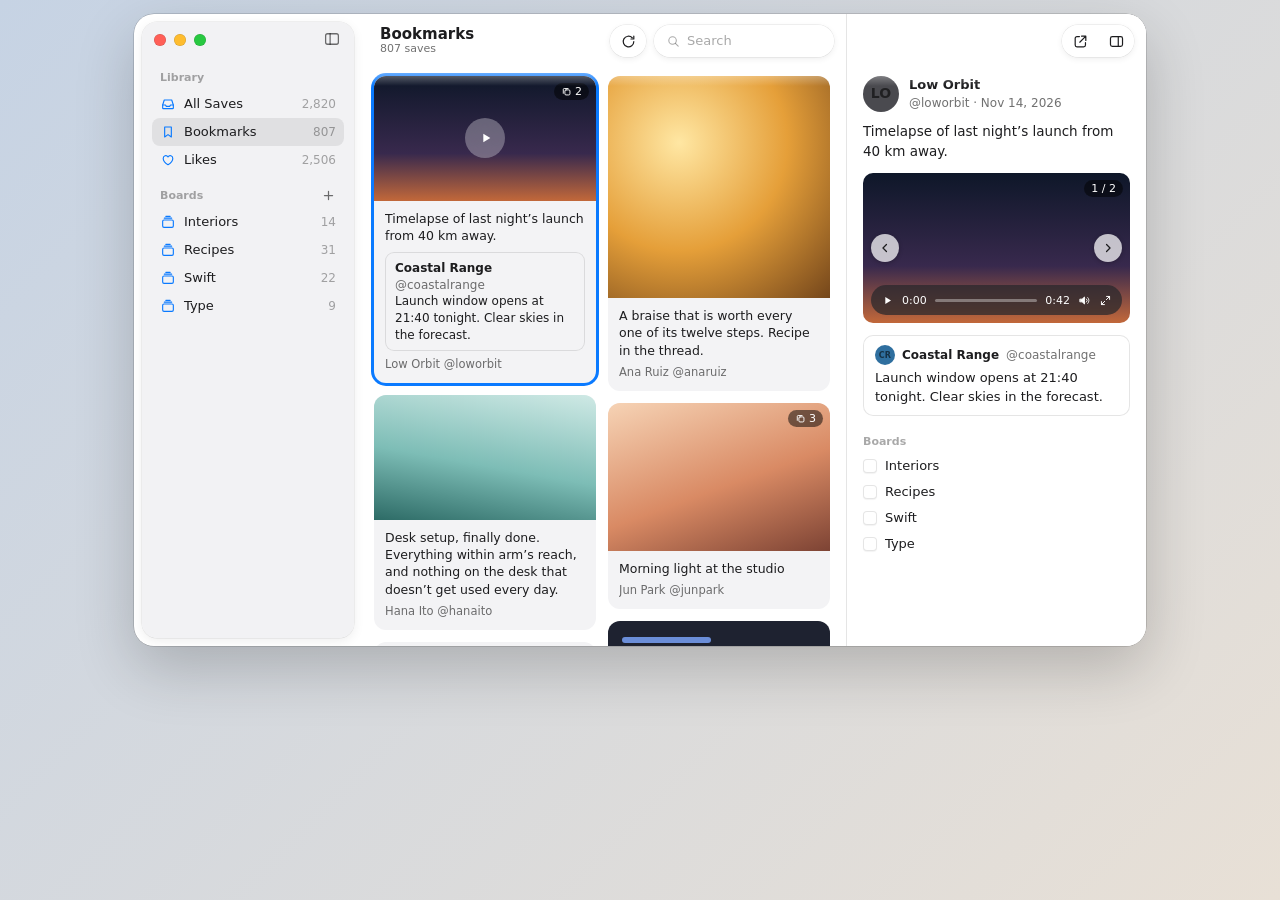
<file: docs/design/swiftui-prototypes/08-inspector-video.html>
<!doctype html><meta charset="utf-8"><meta name="viewport" content="width=device-width"><title>Kaleidostash 08-inspector-video</title><style>
*{box-sizing:border-box;margin:0;padding:0}
:root{--desk:linear-gradient(135deg,#c6d3e4,#e8e0d6);--win:#fff;--l1:#1d1d1f;--l2:rgba(0,0,0,.56);--l3:rgba(0,0,0,.34);--sep:rgba(0,0,0,.1);--fill2:rgba(0,0,0,.075);--glass:rgba(239,239,242,.82);--btn:rgba(255,255,255,.86);--edge:rgba(0,0,0,.1);--acc:#0a7aff;--accs:rgba(10,122,255,.13);--tile:#f3f3f5;--md:#e6e6ea;--segon:#fff;--bar:rgba(255,255,255,.5);--menu:#f7f7f9;--sh:0 22px 60px rgba(0,0,0,.2),0 0 0 .5px rgba(0,0,0,.25)}
@media (prefers-color-scheme:dark){:root{--desk:linear-gradient(135deg,#19202e,#2b2521);--win:#1d1d1f;--l1:#f5f5f7;--l2:rgba(255,255,255,.58);--l3:rgba(255,255,255,.34);--sep:rgba(255,255,255,.11);--fill2:rgba(255,255,255,.11);--glass:rgba(46,46,50,.84);--btn:rgba(70,70,74,.8);--edge:rgba(255,255,255,.12);--acc:#3d9bff;--accs:rgba(61,155,255,.22);--tile:#2a2a2d;--md:#333336;--segon:rgba(255,255,255,.2);--bar:rgba(30,30,32,.5);--menu:#2a2a2e;--sh:0 22px 60px rgba(0,0,0,.55),0 0 0 .5px rgba(255,255,255,.16)}}
html,body{height:100%;overflow:hidden}
body{background:var(--desk);color:var(--l1);font:13px/1.38 -apple-system,BlinkMacSystemFont,system-ui,sans-serif;-webkit-font-smoothing:antialiased}
.canvas{position:relative;padding:14px;margin:0 auto}
.win{position:relative;height:100%;background:var(--win);border-radius:20px;box-shadow:var(--sh);overflow:hidden}
svg{display:block}
.lights{position:absolute;left:20px;top:20px;display:flex;gap:8px;z-index:9}
.lights i{width:12px;height:12px;border-radius:50%;background:#ff5f57;box-shadow:inset 0 0 0 .5px rgba(0,0,0,.18)}
.lights i:nth-child(2){background:#febc2e}.lights i:nth-child(3){background:#28c840}
.side{position:absolute;left:8px;top:8px;bottom:8px;width:212px;background:var(--glass);-webkit-backdrop-filter:blur(30px) saturate(1.7);backdrop-filter:blur(30px) saturate(1.7);border-radius:15px;box-shadow:0 0 0 .5px var(--edge),0 3px 12px rgba(0,0,0,.07);padding:44px 10px 10px;z-index:5}
.sec{display:flex;align-items:center;justify-content:space-between;font-size:11px;font-weight:600;color:var(--l3);padding:14px 8px 5px}
.sec svg{width:15px;height:15px;color:var(--l2)}
.row{display:flex;align-items:center;gap:8px;height:28px;padding:0 8px;border-radius:8px}
.row svg{width:16px;height:16px;color:var(--acc);flex:none}
.row .n{margin-left:auto;font-size:12px;color:var(--l3);font-variant-numeric:tabular-nums}
.row.on{background:var(--fill2)}
.tb{position:absolute;top:0;height:54px;display:flex;align-items:center;gap:8px;padding:0 12px 0 18px;z-index:4}
.tb::before{content:"";position:absolute;inset:0 0 -18px;background:linear-gradient(var(--win) 52%,transparent);z-index:-1;pointer-events:none}
.ttl{font-size:15px;font-weight:700;line-height:1.15;white-space:nowrap}
.ttl small{display:block;font-size:11px;font-weight:400;color:var(--l2)}
.sp{flex:1}
.gl{height:32px;display:flex;align-items:center;border-radius:99px;background:var(--btn);-webkit-backdrop-filter:blur(20px);backdrop-filter:blur(20px);box-shadow:0 0 0 .5px var(--edge),0 2px 6px rgba(0,0,0,.07);color:var(--l1);flex:none;font-size:13px}
.gl b{width:36px;height:32px;display:grid;place-items:center;font-weight:400}
.gl b svg{width:17px;height:17px}
.gl .lab{display:flex;align-items:center;gap:5px;padding:0 10px 0 11px}
.gl .lab svg{width:16px;height:16px}
.gl .lab svg.c{width:12px;height:12px;color:var(--l2)}
.srch{width:200px;padding:0 12px;gap:6px;color:var(--l3)}
.srch svg{width:15px;height:15px}
.av{flex:none;display:grid;place-items:center;border-radius:50%;color:#fff;font-weight:600;letter-spacing:.2px}
.md{position:relative;background:var(--md);overflow:hidden;width:100%}
.bdg{position:absolute;right:7px;top:7px;padding:1px 7px;border-radius:99px;background:rgba(0,0,0,.5);color:#fff;font-size:11px;font-weight:500}
.dur{position:absolute;left:7px;bottom:7px;padding:1px 7px;border-radius:99px;background:rgba(0,0,0,.5);color:#fff;font-size:11px;font-weight:500;font-variant-numeric:tabular-nums}
.play{position:absolute;left:50%;top:50%;width:40px;height:40px;margin:-20px;border-radius:50%;background:rgba(255,255,255,.3);-webkit-backdrop-filter:blur(10px);backdrop-filter:blur(10px);display:grid;place-items:center;color:#fff}
.play svg{width:16px;height:16px;margin-left:2px}
.code{background:#1e2230;padding:16px 14px;display:flex;flex-direction:column;gap:9px}
.code i{display:block;height:6px;border-radius:3px;opacity:.85}
.g1{background:linear-gradient(160deg,#f6d3b5,#d98a64 55%,#7d4334)}
.g2{background:linear-gradient(195deg,#bcd6ef,#6d9ac6 55%,#2f4b6a)}
.g3{background:linear-gradient(170deg,#dbe8cb,#92b27b 55%,#4a6741)}
.g4{background:linear-gradient(150deg,#efe4f6,#b6a0d3 55%,#67518d)}
.g5{background:radial-gradient(circle at 32% 30%,#ffe7a3,#e59f39 50%,#74461b)}
.g6{background:linear-gradient(180deg,#0e1729,#38294d 62%,#c2683a)}
.g8{background:linear-gradient(165deg,#f2ece4,#d6c5b0 60%,#998067)}
.g9{background:linear-gradient(190deg,#cfe9e5,#7dbdb6 55%,#2d6b66)}
.by{display:block;font-size:11.5px;color:var(--l2);white-space:nowrap;overflow:hidden;text-overflow:ellipsis}
.chk{display:flex;align-items:center;gap:8px;height:26px;font-size:13px}
.chk i{width:14px;height:14px;border-radius:4px;background:var(--win);box-shadow:inset 0 0 0 1px var(--edge),0 1px 1px rgba(0,0,0,.05);flex:none}
.chk i.on{background:var(--acc) url("data:image/svg+xml,%3Csvg xmlns='http://www.w3.org/2000/svg' viewBox='0 0 12 12'%3E%3Cpath d='M2.6 6.3 5 8.6l4.4-5' fill='none' stroke='white' stroke-width='1.8' stroke-linecap='round' stroke-linejoin='round'/%3E%3C/svg%3E") center/10px no-repeat;box-shadow:none}
.chip{display:inline-flex;align-items:center;gap:4px;height:24px;padding:0 10px;border-radius:99px;font-size:12px;background:var(--accs);color:var(--acc)}
.chip svg{width:12px;height:12px}
.chip.add{background:none;box-shadow:inset 0 0 0 1px var(--sep);color:var(--l2)}
.q{margin-top:8px;padding:8px 10px;border-radius:9px;box-shadow:inset 0 0 0 1px var(--sep);font-size:12px}
.q b{font-size:12px}.q span{color:var(--l2)}
.sw{width:34px;height:20px;border-radius:99px;background:var(--acc);position:relative;flex:none}
.sw::after{content:"";position:absolute;right:2px;top:2px;width:16px;height:16px;border-radius:50%;background:#fff;box-shadow:0 1px 3px rgba(0,0,0,.25)}

.bdg{display:flex;align-items:center;gap:3px}.bdg svg{width:11px;height:11px}
.sbt{position:absolute;top:13px;left:186px;width:24px;height:24px;display:grid;place-items:center;color:var(--l2);z-index:9}.sbt svg{width:18px;height:18px}
.grid{position:absolute;top:0;padding:62px 16px 0 12px;column-gap:12px}
.card{break-inside:avoid;margin-bottom:12px;background:var(--tile);border-radius:12px;overflow:hidden}
.card .cb{padding:9px 11px 10px}
.card p{font-size:12.5px;display:-webkit-box;-webkit-box-orient:vertical;-webkit-line-clamp:5;overflow:hidden}
.card .q div{display:-webkit-box;-webkit-box-orient:vertical;-webkit-line-clamp:3;overflow:hidden}
.card.sel{box-shadow:0 0 0 3px var(--acc)}
.insp{position:absolute;right:0;top:0;bottom:0;width:300px;border-left:.5px solid var(--sep);background:var(--win)}
.ib{padding:62px 16px 16px}
.ph{display:flex;gap:10px;align-items:center;margin-bottom:10px}.ph b{display:block;font-size:13px}.ph span{font-size:12px;color:var(--l2)}
.pt{font-size:13.5px;line-height:1.45;margin-bottom:12px}
.gal{position:relative;border-radius:10px;overflow:hidden}
.arrow{position:absolute;top:50%;width:28px;height:28px;margin-top:-14px;border-radius:50%;display:grid;place-items:center;background:rgba(255,255,255,.72);color:#1d1d1f;box-shadow:0 1px 4px rgba(0,0,0,.25)}
.arrow svg{width:14px;height:14px}.arrow.l{left:8px}.arrow.r{right:8px}
.ctl{position:absolute;left:8px;right:8px;bottom:8px;height:30px;border-radius:99px;background:rgba(40,40,44,.72);color:#fff;display:flex;align-items:center;gap:8px;padding:0 10px;font-size:11px;font-variant-numeric:tabular-nums}
.ctl svg{width:13px;height:13px;flex:none}.ctl .bar{flex:1;height:3px;border-radius:2px;background:rgba(255,255,255,.35)}
.iq{margin-top:12px;padding:10px 12px;border-radius:10px;box-shadow:inset 0 0 0 1px var(--sep)}
.iq .qh{display:flex;align-items:center;gap:7px;margin-bottom:4px;font-size:12px;white-space:nowrap;min-width:0}.iq .qh b{flex:none}.iq .qh span{color:var(--l2);overflow:hidden;text-overflow:ellipsis}
.iq p{font-size:13px;line-height:1.42}
.cuv{position:absolute;left:228px;right:0;top:54px;bottom:0;display:flex;flex-direction:column;align-items:center;justify-content:center;gap:6px;text-align:center;padding-bottom:60px}
.cuv svg{width:46px;height:46px;color:var(--l3);margin-bottom:8px}
.cuv h2{font-size:18px;font-weight:700}.cuv p{color:var(--l2);max-width:300px}
.btn{margin-top:12px;height:30px;padding:0 16px;border-radius:99px;display:grid;place-items:center;background:var(--btn);box-shadow:0 0 0 .5px var(--edge),0 1px 3px rgba(0,0,0,.1)}
.srch.typed{color:var(--l1)}.srch.typed .x{margin-left:auto;width:15px;height:15px;color:var(--l2)}
.row.edit{padding-right:6px}.field{flex:1;height:22px;display:flex;align-items:center;padding:0 6px;border-radius:5px;background:var(--win);box-shadow:0 0 0 1px var(--acc),0 0 0 4px var(--accs)}
.caret{display:inline-block;width:1px;height:14px;background:var(--l1);margin-left:1px}
.row.ctx{box-shadow:inset 0 0 0 2px var(--acc)}
.menu{position:absolute;padding:5px;border-radius:12px;background:var(--menu);box-shadow:0 0 0 .5px var(--edge),0 12px 34px rgba(0,0,0,.2);z-index:20}
.mi{height:24px;display:flex;align-items:center;padding:0 12px;border-radius:6px;font-size:13px}.mi.hl{background:var(--acc);color:#fff}
:root{--menu:#f7f7f9}@media (prefers-color-scheme:dark){:root{--menu:#2a2a2e}}</style><div class="canvas" data-w="1040" data-h="660" style="width:1040px;height:660px"><div class="win"><div class="lights"><i></i><i></i><i></i></div><span class="sbt"><svg viewBox="0 0 24 24" fill="none" stroke="currentColor" stroke-width="1.7" stroke-linecap="round" stroke-linejoin="round"><rect x="3.5" y="5" width="17" height="14" rx="2.6"/><path d="M9.5 5v14"/></svg></span><div class="side">
<div class="sec" style="padding-top:4px">Library</div><div class="row"><svg viewBox="0 0 24 24" fill="none" stroke="currentColor" stroke-width="1.7" stroke-linecap="round" stroke-linejoin="round"><path d="M4 13.5h4.2l1.3 2h5l1.3-2H20"/><path d="M4 13.5 6.4 6h11.2l2.4 7.5V18a1 1 0 0 1-1 1H5a1 1 0 0 1-1-1z"/></svg>All Saves<span class="n">2,820</span></div><div class="row on"><svg viewBox="0 0 24 24" fill="none" stroke="currentColor" stroke-width="1.7" stroke-linecap="round" stroke-linejoin="round"><path d="M7 4.5h10v15l-5-3.6-5 3.6z"/></svg>Bookmarks<span class="n">807</span></div><div class="row"><svg viewBox="0 0 24 24" fill="none" stroke="currentColor" stroke-width="1.7" stroke-linecap="round" stroke-linejoin="round"><path d="M12 19s-7.2-4.4-7.2-9.4A3.9 3.9 0 0 1 12 7.4a3.9 3.9 0 0 1 7.2 2.2C19.2 14.6 12 19 12 19z"/></svg>Likes<span class="n">2,506</span></div>
<div class="sec">Boards<svg viewBox="0 0 24 24" fill="none" stroke="currentColor" stroke-width="2" stroke-linecap="round" stroke-linejoin="round"><path d="M12 5.5v13M5.5 12h13"/></svg></div><div class="row"><svg viewBox="0 0 24 24" fill="none" stroke="currentColor" stroke-width="1.7" stroke-linecap="round" stroke-linejoin="round"><rect x="4" y="9" width="16" height="11" rx="2"/><path d="M6.5 6.2h11M8.8 3.6h6.4"/></svg>Interiors<span class="n">14</span></div><div class="row"><svg viewBox="0 0 24 24" fill="none" stroke="currentColor" stroke-width="1.7" stroke-linecap="round" stroke-linejoin="round"><rect x="4" y="9" width="16" height="11" rx="2"/><path d="M6.5 6.2h11M8.8 3.6h6.4"/></svg>Recipes<span class="n">31</span></div><div class="row"><svg viewBox="0 0 24 24" fill="none" stroke="currentColor" stroke-width="1.7" stroke-linecap="round" stroke-linejoin="round"><rect x="4" y="9" width="16" height="11" rx="2"/><path d="M6.5 6.2h11M8.8 3.6h6.4"/></svg>Swift<span class="n">22</span></div><div class="row"><svg viewBox="0 0 24 24" fill="none" stroke="currentColor" stroke-width="1.7" stroke-linecap="round" stroke-linejoin="round"><rect x="4" y="9" width="16" height="11" rx="2"/><path d="M6.5 6.2h11M8.8 3.6h6.4"/></svg>Type<span class="n">9</span></div></div><div class="tb" style="left:228px;right:300px"><div class="ttl">Bookmarks<small>807 saves</small></div><span class="sp"></span><div class="gl"><b title="Sync"><svg viewBox="0 0 24 24" fill="none" stroke="currentColor" stroke-width="1.7" stroke-linecap="round" stroke-linejoin="round"><path d="M19.5 12a7.5 7.5 0 1 1-2.2-5.3"/><path d="M19.5 4.5v4h-4"/></svg></b></div><div class="gl srch" style="width:180px"><svg viewBox="0 0 24 24" fill="none" stroke="currentColor" stroke-width="1.7" stroke-linecap="round" stroke-linejoin="round"><circle cx="10.5" cy="10.5" r="6"/><path d="m15 15 4.5 4.5"/></svg>Search</div></div><div class="grid" style="left:228px;right:300px;columns:2"><div class="card sel"><div class="md g6" style="aspect-ratio:1/0.5625"><span class="bdg"><svg viewBox="0 0 24 24" fill="none" stroke="currentColor" stroke-width="2" stroke-linecap="round" stroke-linejoin="round"><rect x="8.5" y="8.5" width="11" height="11" rx="2.4"/><path d="M15.5 5.5H7a2 2 0 0 0-2 2V16"/></svg>2</span><span class="play"><svg viewBox="0 0 24 24" fill="none" stroke="currentColor" stroke-width="1.7" stroke-linecap="round" stroke-linejoin="round"><path d="M8 5.5v13l10.5-6.5z" fill="currentColor" stroke="none"/></svg></span></div><div class="cb"><p>Timelapse of last night’s launch from 40 km away.</p><div class="q"><b>Coastal Range</b> <span>@coastalrange</span><div>Launch window opens at 21:40 tonight. Clear skies in the forecast.</div></div><span class="by" style="margin-top:6px">Low Orbit @loworbit</span></div></div><div class="card"><div class="md g9" style="aspect-ratio:1/0.5625"></div><div class="cb"><p>Desk setup, finally done. Everything within arm’s reach, and nothing on the desk that doesn’t get used every day.</p><span class="by" style="margin-top:6px">Hana Ito @hanaito</span></div></div><div class="card"><div class="cb"><p>Most settings screens should be three toggles and a link to the docs.</p><div class="q"><b>Priya Natarajan</b> <span>@priyan</span><div>What’s the smallest settings UI you’ve ever shipped?</div></div><span class="by" style="margin-top:6px">Sam Whitlock @swhit</span></div></div><div class="card"><div class="md g4" style="aspect-ratio:1/1.25"></div><div class="cb"><p>Spent the weekend rebuilding my type scale from scratch. Fewer sizes, more contrast between them. Notes below.</p><span class="by" style="margin-top:6px">Mira Okafor @miraok</span></div></div><div class="card"><div class="cb"><p>We shipped offline sync today. The trick was making every write an append, then compacting in the background. Here is how it works ↓</p><span class="by" style="margin-top:6px">Tidepool @tidepoolhq</span></div></div><div class="card"><div class="md g5" style="aspect-ratio:1/1"></div><div class="cb"><p>A braise that is worth every one of its twelve steps. Recipe in the thread.</p><span class="by" style="margin-top:6px">Ana Ruiz @anaruiz</span></div></div><div class="card"><div class="md g1" style="aspect-ratio:1/0.667"><span class="bdg"><svg viewBox="0 0 24 24" fill="none" stroke="currentColor" stroke-width="2" stroke-linecap="round" stroke-linejoin="round"><rect x="8.5" y="8.5" width="11" height="11" rx="2.4"/><path d="M15.5 5.5H7a2 2 0 0 0-2 2V16"/></svg>3</span></div><div class="cb"><p>Morning light at the studio</p><span class="by" style="margin-top:6px">Jun Park @junpark</span></div></div><div class="card"><div class="md code" style="aspect-ratio:1/0.62;border-radius:0px"><i style="background:#7aa2f7;width:46%;margin-left:0%"></i><i style="background:#bb9af7;width:62%;margin-left:8%"></i><i style="background:#9ece6a;width:38%;margin-left:8%"></i><i style="background:#e0af68;width:54%;margin-left:16%"></i><i style="background:#7dcfff;width:30%;margin-left:16%"></i><i style="background:#bb9af7;width:44%;margin-left:8%"></i><i style="background:#7aa2f7;width:22%;margin-left:0%"></i></div><div class="cb"><p>Swift 6.4 finally lets this compile without a single @unchecked Sendable.</p><span class="by" style="margin-top:6px">Oren Blum @orenb</span></div></div><div class="card"><div class="md g8" style="aspect-ratio:1/1.33"></div><div class="cb"><p>Studio visit: the whole kitchen is one long counter.</p><span class="by" style="margin-top:6px">Kai Mendes @kaimendes</span></div></div></div><div class="insp"><div class="tb" style="left:0;right:0"><span class="sp"></span><div class="gl"><b><svg viewBox="0 0 24 24" fill="none" stroke="currentColor" stroke-width="1.7" stroke-linecap="round" stroke-linejoin="round"><path d="M10.5 5H7a2.5 2.5 0 0 0-2.5 2.5v9.5A2.5 2.5 0 0 0 7 19.5h9.5A2.5 2.5 0 0 0 19 17v-3.5"/><path d="M13.5 4.5h6v6M19.5 4.5 11 13"/></svg></b><b><svg viewBox="0 0 24 24" fill="none" stroke="currentColor" stroke-width="1.7" stroke-linecap="round" stroke-linejoin="round"><rect x="3.5" y="5" width="17" height="14" rx="2.6"/><path d="M14.5 5v14"/></svg></b></div></div>
<div class="ib"><div class="ph"><span class="av" style="width:36px;height:36px;background:#4a4a4f;font-size:14px">LO</span><div><b>Low Orbit</b><span>@loworbit · Nov 14, 2026</span></div></div>
<p class="pt">Timelapse of last night’s launch from 40 km away.</p><div class="gal md g6" style="aspect-ratio:1/0.5625">
<span class="bdg">1 / 2</span><span class="arrow l"><svg viewBox="0 0 24 24" fill="none" stroke="currentColor" stroke-width="2.2" stroke-linecap="round" stroke-linejoin="round"><path d="m14.5 6-6 6 6 6"/></svg></span><span class="arrow r"><svg viewBox="0 0 24 24" fill="none" stroke="currentColor" stroke-width="2.2" stroke-linecap="round" stroke-linejoin="round"><path d="m9.5 6 6 6-6 6"/></svg></span>
<div class="ctl"><svg viewBox="0 0 24 24" fill="none" stroke="currentColor" stroke-width="1.7" stroke-linecap="round" stroke-linejoin="round"><path d="M8 5.5v13l10.5-6.5z" fill="currentColor" stroke="none"/></svg><span>0:00</span><span class="bar"></span><span>0:42</span><svg viewBox="0 0 24 24" fill="none" stroke="currentColor" stroke-width="1.6" stroke-linecap="round" stroke-linejoin="round"><path d="M4 9.5h3.5L12 5.5v13l-4.5-4H4z" fill="currentColor"/><path d="M15.5 9a4 4 0 0 1 0 6M18 6.5a7.5 7.5 0 0 1 0 11"/></svg><svg viewBox="0 0 24 24" fill="none" stroke="currentColor" stroke-width="1.8" stroke-linecap="round" stroke-linejoin="round"><path d="M14 4.5h5.5V10M10 19.5H4.5V14M19.5 4.5 13.5 10.5M4.5 19.5l6-6"/></svg></div></div><div class="iq"><div class="qh"><span class="av" style="width:20px;height:20px;background:#2f6f9f;font-size:8px">CR</span><b>Coastal Range</b><span>@coastalrange</span></div><p>Launch window opens at 21:40 tonight. Clear skies in the forecast.</p></div><div class="sec" style="padding:18px 0 4px">Boards</div><div class="chk"><i></i>Interiors</div><div class="chk"><i></i>Recipes</div><div class="chk"><i></i>Swift</div><div class="chk"><i></i>Type</div></div></div></div></div><script>(()=>{const c=document.querySelector('.canvas'),W=+c.dataset.w,H=+c.dataset.h;const f=()=>{c.style.zoom=Math.min(1,innerWidth/W,innerHeight/H)};f();addEventListener('resize',f)})()</script>
</file>
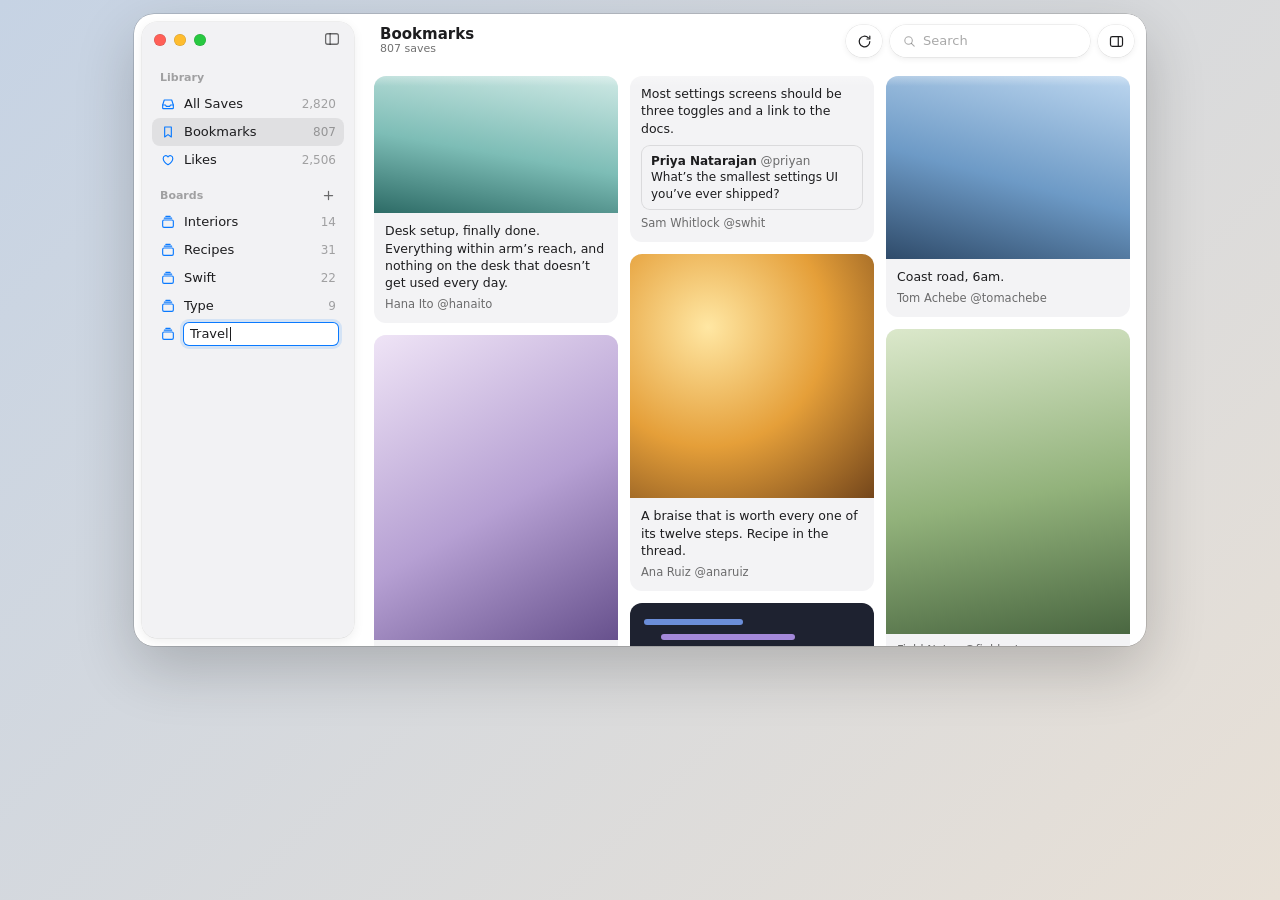
<file: docs/design/swiftui-prototypes/09-new-board.html>
<!doctype html><meta charset="utf-8"><meta name="viewport" content="width=device-width"><title>Kaleidostash 09-new-board</title><style>
*{box-sizing:border-box;margin:0;padding:0}
:root{--desk:linear-gradient(135deg,#c6d3e4,#e8e0d6);--win:#fff;--l1:#1d1d1f;--l2:rgba(0,0,0,.56);--l3:rgba(0,0,0,.34);--sep:rgba(0,0,0,.1);--fill2:rgba(0,0,0,.075);--glass:rgba(239,239,242,.82);--btn:rgba(255,255,255,.86);--edge:rgba(0,0,0,.1);--acc:#0a7aff;--accs:rgba(10,122,255,.13);--tile:#f3f3f5;--md:#e6e6ea;--segon:#fff;--bar:rgba(255,255,255,.5);--menu:#f7f7f9;--sh:0 22px 60px rgba(0,0,0,.2),0 0 0 .5px rgba(0,0,0,.25)}
@media (prefers-color-scheme:dark){:root{--desk:linear-gradient(135deg,#19202e,#2b2521);--win:#1d1d1f;--l1:#f5f5f7;--l2:rgba(255,255,255,.58);--l3:rgba(255,255,255,.34);--sep:rgba(255,255,255,.11);--fill2:rgba(255,255,255,.11);--glass:rgba(46,46,50,.84);--btn:rgba(70,70,74,.8);--edge:rgba(255,255,255,.12);--acc:#3d9bff;--accs:rgba(61,155,255,.22);--tile:#2a2a2d;--md:#333336;--segon:rgba(255,255,255,.2);--bar:rgba(30,30,32,.5);--menu:#2a2a2e;--sh:0 22px 60px rgba(0,0,0,.55),0 0 0 .5px rgba(255,255,255,.16)}}
html,body{height:100%;overflow:hidden}
body{background:var(--desk);color:var(--l1);font:13px/1.38 -apple-system,BlinkMacSystemFont,system-ui,sans-serif;-webkit-font-smoothing:antialiased}
.canvas{position:relative;padding:14px;margin:0 auto}
.win{position:relative;height:100%;background:var(--win);border-radius:20px;box-shadow:var(--sh);overflow:hidden}
svg{display:block}
.lights{position:absolute;left:20px;top:20px;display:flex;gap:8px;z-index:9}
.lights i{width:12px;height:12px;border-radius:50%;background:#ff5f57;box-shadow:inset 0 0 0 .5px rgba(0,0,0,.18)}
.lights i:nth-child(2){background:#febc2e}.lights i:nth-child(3){background:#28c840}
.side{position:absolute;left:8px;top:8px;bottom:8px;width:212px;background:var(--glass);-webkit-backdrop-filter:blur(30px) saturate(1.7);backdrop-filter:blur(30px) saturate(1.7);border-radius:15px;box-shadow:0 0 0 .5px var(--edge),0 3px 12px rgba(0,0,0,.07);padding:44px 10px 10px;z-index:5}
.sec{display:flex;align-items:center;justify-content:space-between;font-size:11px;font-weight:600;color:var(--l3);padding:14px 8px 5px}
.sec svg{width:15px;height:15px;color:var(--l2)}
.row{display:flex;align-items:center;gap:8px;height:28px;padding:0 8px;border-radius:8px}
.row svg{width:16px;height:16px;color:var(--acc);flex:none}
.row .n{margin-left:auto;font-size:12px;color:var(--l3);font-variant-numeric:tabular-nums}
.row.on{background:var(--fill2)}
.tb{position:absolute;top:0;height:54px;display:flex;align-items:center;gap:8px;padding:0 12px 0 18px;z-index:4}
.tb::before{content:"";position:absolute;inset:0 0 -18px;background:linear-gradient(var(--win) 52%,transparent);z-index:-1;pointer-events:none}
.ttl{font-size:15px;font-weight:700;line-height:1.15;white-space:nowrap}
.ttl small{display:block;font-size:11px;font-weight:400;color:var(--l2)}
.sp{flex:1}
.gl{height:32px;display:flex;align-items:center;border-radius:99px;background:var(--btn);-webkit-backdrop-filter:blur(20px);backdrop-filter:blur(20px);box-shadow:0 0 0 .5px var(--edge),0 2px 6px rgba(0,0,0,.07);color:var(--l1);flex:none;font-size:13px}
.gl b{width:36px;height:32px;display:grid;place-items:center;font-weight:400}
.gl b svg{width:17px;height:17px}
.gl .lab{display:flex;align-items:center;gap:5px;padding:0 10px 0 11px}
.gl .lab svg{width:16px;height:16px}
.gl .lab svg.c{width:12px;height:12px;color:var(--l2)}
.srch{width:200px;padding:0 12px;gap:6px;color:var(--l3)}
.srch svg{width:15px;height:15px}
.av{flex:none;display:grid;place-items:center;border-radius:50%;color:#fff;font-weight:600;letter-spacing:.2px}
.md{position:relative;background:var(--md);overflow:hidden;width:100%}
.bdg{position:absolute;right:7px;top:7px;padding:1px 7px;border-radius:99px;background:rgba(0,0,0,.5);color:#fff;font-size:11px;font-weight:500}
.dur{position:absolute;left:7px;bottom:7px;padding:1px 7px;border-radius:99px;background:rgba(0,0,0,.5);color:#fff;font-size:11px;font-weight:500;font-variant-numeric:tabular-nums}
.play{position:absolute;left:50%;top:50%;width:40px;height:40px;margin:-20px;border-radius:50%;background:rgba(255,255,255,.3);-webkit-backdrop-filter:blur(10px);backdrop-filter:blur(10px);display:grid;place-items:center;color:#fff}
.play svg{width:16px;height:16px;margin-left:2px}
.code{background:#1e2230;padding:16px 14px;display:flex;flex-direction:column;gap:9px}
.code i{display:block;height:6px;border-radius:3px;opacity:.85}
.g1{background:linear-gradient(160deg,#f6d3b5,#d98a64 55%,#7d4334)}
.g2{background:linear-gradient(195deg,#bcd6ef,#6d9ac6 55%,#2f4b6a)}
.g3{background:linear-gradient(170deg,#dbe8cb,#92b27b 55%,#4a6741)}
.g4{background:linear-gradient(150deg,#efe4f6,#b6a0d3 55%,#67518d)}
.g5{background:radial-gradient(circle at 32% 30%,#ffe7a3,#e59f39 50%,#74461b)}
.g6{background:linear-gradient(180deg,#0e1729,#38294d 62%,#c2683a)}
.g8{background:linear-gradient(165deg,#f2ece4,#d6c5b0 60%,#998067)}
.g9{background:linear-gradient(190deg,#cfe9e5,#7dbdb6 55%,#2d6b66)}
.by{display:block;font-size:11.5px;color:var(--l2);white-space:nowrap;overflow:hidden;text-overflow:ellipsis}
.chk{display:flex;align-items:center;gap:8px;height:26px;font-size:13px}
.chk i{width:14px;height:14px;border-radius:4px;background:var(--win);box-shadow:inset 0 0 0 1px var(--edge),0 1px 1px rgba(0,0,0,.05);flex:none}
.chk i.on{background:var(--acc) url("data:image/svg+xml,%3Csvg xmlns='http://www.w3.org/2000/svg' viewBox='0 0 12 12'%3E%3Cpath d='M2.6 6.3 5 8.6l4.4-5' fill='none' stroke='white' stroke-width='1.8' stroke-linecap='round' stroke-linejoin='round'/%3E%3C/svg%3E") center/10px no-repeat;box-shadow:none}
.chip{display:inline-flex;align-items:center;gap:4px;height:24px;padding:0 10px;border-radius:99px;font-size:12px;background:var(--accs);color:var(--acc)}
.chip svg{width:12px;height:12px}
.chip.add{background:none;box-shadow:inset 0 0 0 1px var(--sep);color:var(--l2)}
.q{margin-top:8px;padding:8px 10px;border-radius:9px;box-shadow:inset 0 0 0 1px var(--sep);font-size:12px}
.q b{font-size:12px}.q span{color:var(--l2)}
.sw{width:34px;height:20px;border-radius:99px;background:var(--acc);position:relative;flex:none}
.sw::after{content:"";position:absolute;right:2px;top:2px;width:16px;height:16px;border-radius:50%;background:#fff;box-shadow:0 1px 3px rgba(0,0,0,.25)}

.bdg{display:flex;align-items:center;gap:3px}.bdg svg{width:11px;height:11px}
.sbt{position:absolute;top:13px;left:186px;width:24px;height:24px;display:grid;place-items:center;color:var(--l2);z-index:9}.sbt svg{width:18px;height:18px}
.grid{position:absolute;top:0;padding:62px 16px 0 12px;column-gap:12px}
.card{break-inside:avoid;margin-bottom:12px;background:var(--tile);border-radius:12px;overflow:hidden}
.card .cb{padding:9px 11px 10px}
.card p{font-size:12.5px;display:-webkit-box;-webkit-box-orient:vertical;-webkit-line-clamp:5;overflow:hidden}
.card .q div{display:-webkit-box;-webkit-box-orient:vertical;-webkit-line-clamp:3;overflow:hidden}
.card.sel{box-shadow:0 0 0 3px var(--acc)}
.insp{position:absolute;right:0;top:0;bottom:0;width:300px;border-left:.5px solid var(--sep);background:var(--win)}
.ib{padding:62px 16px 16px}
.ph{display:flex;gap:10px;align-items:center;margin-bottom:10px}.ph b{display:block;font-size:13px}.ph span{font-size:12px;color:var(--l2)}
.pt{font-size:13.5px;line-height:1.45;margin-bottom:12px}
.gal{position:relative;border-radius:10px;overflow:hidden}
.arrow{position:absolute;top:50%;width:28px;height:28px;margin-top:-14px;border-radius:50%;display:grid;place-items:center;background:rgba(255,255,255,.72);color:#1d1d1f;box-shadow:0 1px 4px rgba(0,0,0,.25)}
.arrow svg{width:14px;height:14px}.arrow.l{left:8px}.arrow.r{right:8px}
.ctl{position:absolute;left:8px;right:8px;bottom:8px;height:30px;border-radius:99px;background:rgba(40,40,44,.72);color:#fff;display:flex;align-items:center;gap:8px;padding:0 10px;font-size:11px;font-variant-numeric:tabular-nums}
.ctl svg{width:13px;height:13px;flex:none}.ctl .bar{flex:1;height:3px;border-radius:2px;background:rgba(255,255,255,.35)}
.iq{margin-top:12px;padding:10px 12px;border-radius:10px;box-shadow:inset 0 0 0 1px var(--sep)}
.iq .qh{display:flex;align-items:center;gap:7px;margin-bottom:4px;font-size:12px;white-space:nowrap;min-width:0}.iq .qh b{flex:none}.iq .qh span{color:var(--l2);overflow:hidden;text-overflow:ellipsis}
.iq p{font-size:13px;line-height:1.42}
.cuv{position:absolute;left:228px;right:0;top:54px;bottom:0;display:flex;flex-direction:column;align-items:center;justify-content:center;gap:6px;text-align:center;padding-bottom:60px}
.cuv svg{width:46px;height:46px;color:var(--l3);margin-bottom:8px}
.cuv h2{font-size:18px;font-weight:700}.cuv p{color:var(--l2);max-width:300px}
.btn{margin-top:12px;height:30px;padding:0 16px;border-radius:99px;display:grid;place-items:center;background:var(--btn);box-shadow:0 0 0 .5px var(--edge),0 1px 3px rgba(0,0,0,.1)}
.srch.typed{color:var(--l1)}.srch.typed .x{margin-left:auto;width:15px;height:15px;color:var(--l2)}
.row.edit{padding-right:6px}.field{flex:1;height:22px;display:flex;align-items:center;padding:0 6px;border-radius:5px;background:var(--win);box-shadow:0 0 0 1px var(--acc),0 0 0 4px var(--accs)}
.caret{display:inline-block;width:1px;height:14px;background:var(--l1);margin-left:1px}
.row.ctx{box-shadow:inset 0 0 0 2px var(--acc)}
.menu{position:absolute;padding:5px;border-radius:12px;background:var(--menu);box-shadow:0 0 0 .5px var(--edge),0 12px 34px rgba(0,0,0,.2);z-index:20}
.mi{height:24px;display:flex;align-items:center;padding:0 12px;border-radius:6px;font-size:13px}.mi.hl{background:var(--acc);color:#fff}
:root{--menu:#f7f7f9}@media (prefers-color-scheme:dark){:root{--menu:#2a2a2e}}</style><div class="canvas" data-w="1040" data-h="660" style="width:1040px;height:660px"><div class="win"><div class="lights"><i></i><i></i><i></i></div><span class="sbt"><svg viewBox="0 0 24 24" fill="none" stroke="currentColor" stroke-width="1.7" stroke-linecap="round" stroke-linejoin="round"><rect x="3.5" y="5" width="17" height="14" rx="2.6"/><path d="M9.5 5v14"/></svg></span><div class="side">
<div class="sec" style="padding-top:4px">Library</div><div class="row"><svg viewBox="0 0 24 24" fill="none" stroke="currentColor" stroke-width="1.7" stroke-linecap="round" stroke-linejoin="round"><path d="M4 13.5h4.2l1.3 2h5l1.3-2H20"/><path d="M4 13.5 6.4 6h11.2l2.4 7.5V18a1 1 0 0 1-1 1H5a1 1 0 0 1-1-1z"/></svg>All Saves<span class="n">2,820</span></div><div class="row on"><svg viewBox="0 0 24 24" fill="none" stroke="currentColor" stroke-width="1.7" stroke-linecap="round" stroke-linejoin="round"><path d="M7 4.5h10v15l-5-3.6-5 3.6z"/></svg>Bookmarks<span class="n">807</span></div><div class="row"><svg viewBox="0 0 24 24" fill="none" stroke="currentColor" stroke-width="1.7" stroke-linecap="round" stroke-linejoin="round"><path d="M12 19s-7.2-4.4-7.2-9.4A3.9 3.9 0 0 1 12 7.4a3.9 3.9 0 0 1 7.2 2.2C19.2 14.6 12 19 12 19z"/></svg>Likes<span class="n">2,506</span></div>
<div class="sec">Boards<svg viewBox="0 0 24 24" fill="none" stroke="currentColor" stroke-width="2" stroke-linecap="round" stroke-linejoin="round"><path d="M12 5.5v13M5.5 12h13"/></svg></div><div class="row"><svg viewBox="0 0 24 24" fill="none" stroke="currentColor" stroke-width="1.7" stroke-linecap="round" stroke-linejoin="round"><rect x="4" y="9" width="16" height="11" rx="2"/><path d="M6.5 6.2h11M8.8 3.6h6.4"/></svg>Interiors<span class="n">14</span></div><div class="row"><svg viewBox="0 0 24 24" fill="none" stroke="currentColor" stroke-width="1.7" stroke-linecap="round" stroke-linejoin="round"><rect x="4" y="9" width="16" height="11" rx="2"/><path d="M6.5 6.2h11M8.8 3.6h6.4"/></svg>Recipes<span class="n">31</span></div><div class="row"><svg viewBox="0 0 24 24" fill="none" stroke="currentColor" stroke-width="1.7" stroke-linecap="round" stroke-linejoin="round"><rect x="4" y="9" width="16" height="11" rx="2"/><path d="M6.5 6.2h11M8.8 3.6h6.4"/></svg>Swift<span class="n">22</span></div><div class="row"><svg viewBox="0 0 24 24" fill="none" stroke="currentColor" stroke-width="1.7" stroke-linecap="round" stroke-linejoin="round"><rect x="4" y="9" width="16" height="11" rx="2"/><path d="M6.5 6.2h11M8.8 3.6h6.4"/></svg>Type<span class="n">9</span></div><div class="row edit"><svg viewBox="0 0 24 24" fill="none" stroke="currentColor" stroke-width="1.7" stroke-linecap="round" stroke-linejoin="round"><rect x="4" y="9" width="16" height="11" rx="2"/><path d="M6.5 6.2h11M8.8 3.6h6.4"/></svg><span class="field">Travel<i class="caret"></i></span></div></div><div class="tb" style="left:228px;right:0px"><div class="ttl">Bookmarks<small>807 saves</small></div><span class="sp"></span><div class="gl"><b title="Sync"><svg viewBox="0 0 24 24" fill="none" stroke="currentColor" stroke-width="1.7" stroke-linecap="round" stroke-linejoin="round"><path d="M19.5 12a7.5 7.5 0 1 1-2.2-5.3"/><path d="M19.5 4.5v4h-4"/></svg></b></div><div class="gl srch" style="width:200px"><svg viewBox="0 0 24 24" fill="none" stroke="currentColor" stroke-width="1.7" stroke-linecap="round" stroke-linejoin="round"><circle cx="10.5" cy="10.5" r="6"/><path d="m15 15 4.5 4.5"/></svg>Search</div><div class="gl"><b><svg viewBox="0 0 24 24" fill="none" stroke="currentColor" stroke-width="1.7" stroke-linecap="round" stroke-linejoin="round"><rect x="3.5" y="5" width="17" height="14" rx="2.6"/><path d="M14.5 5v14"/></svg></b></div></div><div class="grid" style="left:228px;right:0px;columns:3"><div class="card"><div class="md g9" style="aspect-ratio:1/0.5625"></div><div class="cb"><p>Desk setup, finally done. Everything within arm’s reach, and nothing on the desk that doesn’t get used every day.</p><span class="by" style="margin-top:6px">Hana Ito @hanaito</span></div></div><div class="card"><div class="md g4" style="aspect-ratio:1/1.25"></div><div class="cb"><p>Spent the weekend rebuilding my type scale from scratch. Fewer sizes, more contrast between them. Notes below.</p><span class="by" style="margin-top:6px">Mira Okafor @miraok</span></div></div><div class="card"><div class="cb"><p>We shipped offline sync today. The trick was making every write an append, then compacting in the background. Here is how it works ↓</p><span class="by" style="margin-top:6px">Tidepool @tidepoolhq</span></div></div><div class="card"><div class="md g1" style="aspect-ratio:1/0.667"><span class="bdg"><svg viewBox="0 0 24 24" fill="none" stroke="currentColor" stroke-width="2" stroke-linecap="round" stroke-linejoin="round"><rect x="8.5" y="8.5" width="11" height="11" rx="2.4"/><path d="M15.5 5.5H7a2 2 0 0 0-2 2V16"/></svg>3</span></div><div class="cb"><p>Morning light at the studio</p><span class="by" style="margin-top:6px">Jun Park @junpark</span></div></div><div class="card"><div class="md g6" style="aspect-ratio:1/0.5625"><span class="bdg"><svg viewBox="0 0 24 24" fill="none" stroke="currentColor" stroke-width="2" stroke-linecap="round" stroke-linejoin="round"><rect x="8.5" y="8.5" width="11" height="11" rx="2.4"/><path d="M15.5 5.5H7a2 2 0 0 0-2 2V16"/></svg>2</span><span class="play"><svg viewBox="0 0 24 24" fill="none" stroke="currentColor" stroke-width="1.7" stroke-linecap="round" stroke-linejoin="round"><path d="M8 5.5v13l10.5-6.5z" fill="currentColor" stroke="none"/></svg></span></div><div class="cb"><p>Timelapse of last night’s launch from 40 km away.</p><div class="q"><b>Coastal Range</b> <span>@coastalrange</span><div>Launch window opens at 21:40 tonight. Clear skies in the forecast.</div></div><span class="by" style="margin-top:6px">Low Orbit @loworbit</span></div></div><div class="card"><div class="cb"><p>Most settings screens should be three toggles and a link to the docs.</p><div class="q"><b>Priya Natarajan</b> <span>@priyan</span><div>What’s the smallest settings UI you’ve ever shipped?</div></div><span class="by" style="margin-top:6px">Sam Whitlock @swhit</span></div></div><div class="card"><div class="md g5" style="aspect-ratio:1/1"></div><div class="cb"><p>A braise that is worth every one of its twelve steps. Recipe in the thread.</p><span class="by" style="margin-top:6px">Ana Ruiz @anaruiz</span></div></div><div class="card"><div class="md code" style="aspect-ratio:1/0.62;border-radius:0px"><i style="background:#7aa2f7;width:46%;margin-left:0%"></i><i style="background:#bb9af7;width:62%;margin-left:8%"></i><i style="background:#9ece6a;width:38%;margin-left:8%"></i><i style="background:#e0af68;width:54%;margin-left:16%"></i><i style="background:#7dcfff;width:30%;margin-left:16%"></i><i style="background:#bb9af7;width:44%;margin-left:8%"></i><i style="background:#7aa2f7;width:22%;margin-left:0%"></i></div><div class="cb"><p>Swift 6.4 finally lets this compile without a single @unchecked Sendable.</p><span class="by" style="margin-top:6px">Oren Blum @orenb</span></div></div><div class="card"><div class="md g8" style="aspect-ratio:1/1.33"></div><div class="cb"><p>Studio visit: the whole kitchen is one long counter.</p><span class="by" style="margin-top:6px">Kai Mendes @kaimendes</span></div></div><div class="card"><div class="cb"><p>Reminder that the best onboarding is an app that works before you’ve configured anything.</p><span class="by" style="margin-top:6px">Lena Vogt @lenavogt</span></div></div><div class="card"><div class="md g2" style="aspect-ratio:1/0.75"></div><div class="cb"><p>Coast road, 6am.</p><span class="by" style="margin-top:6px">Tom Achebe @tomachebe</span></div></div><div class="card"><div class="md g3" style="aspect-ratio:1/1.25"></div><div class="cb"><span class="by">Field Notes @fieldnotes</span></div></div><div class="card"><div class="md g2" style="aspect-ratio:1/1.33"></div><div class="cb"><span class="by">Ines Duarte @inesd</span></div></div></div></div></div><script>(()=>{const c=document.querySelector('.canvas'),W=+c.dataset.w,H=+c.dataset.h;const f=()=>{c.style.zoom=Math.min(1,innerWidth/W,innerHeight/H)};f();addEventListener('resize',f)})()</script>
</file>
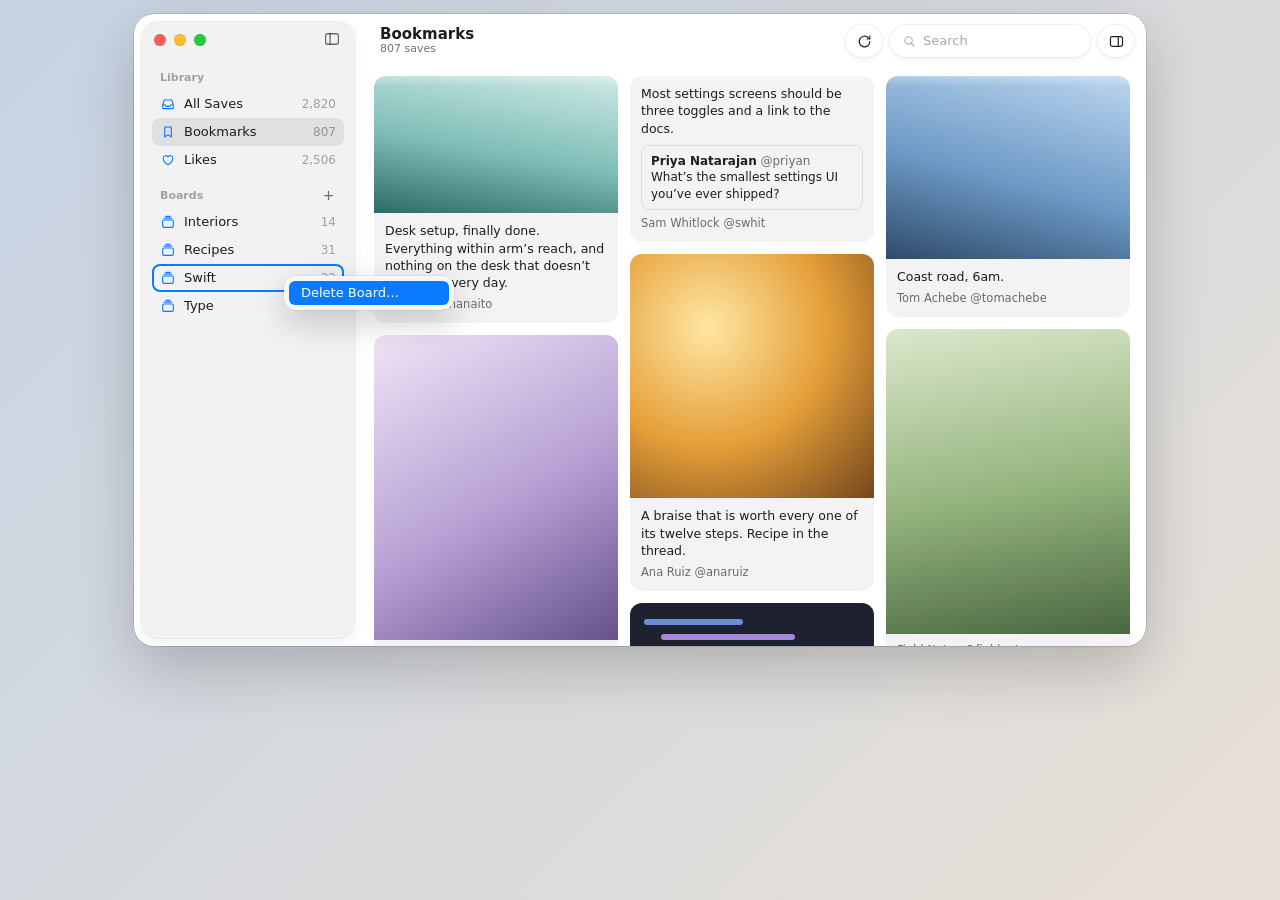
<file: docs/design/swiftui-prototypes/10-board-menu.html>
<!doctype html><meta charset="utf-8"><meta name="viewport" content="width=device-width"><title>Kaleidostash 10-board-menu</title><style>
*{box-sizing:border-box;margin:0;padding:0}
:root{--desk:linear-gradient(135deg,#c6d3e4,#e8e0d6);--win:#fff;--l1:#1d1d1f;--l2:rgba(0,0,0,.56);--l3:rgba(0,0,0,.34);--sep:rgba(0,0,0,.1);--fill2:rgba(0,0,0,.075);--glass:rgba(239,239,242,.82);--btn:rgba(255,255,255,.86);--edge:rgba(0,0,0,.1);--acc:#0a7aff;--accs:rgba(10,122,255,.13);--tile:#f3f3f5;--md:#e6e6ea;--segon:#fff;--bar:rgba(255,255,255,.5);--menu:#f7f7f9;--sh:0 22px 60px rgba(0,0,0,.2),0 0 0 .5px rgba(0,0,0,.25)}
@media (prefers-color-scheme:dark){:root{--desk:linear-gradient(135deg,#19202e,#2b2521);--win:#1d1d1f;--l1:#f5f5f7;--l2:rgba(255,255,255,.58);--l3:rgba(255,255,255,.34);--sep:rgba(255,255,255,.11);--fill2:rgba(255,255,255,.11);--glass:rgba(46,46,50,.84);--btn:rgba(70,70,74,.8);--edge:rgba(255,255,255,.12);--acc:#3d9bff;--accs:rgba(61,155,255,.22);--tile:#2a2a2d;--md:#333336;--segon:rgba(255,255,255,.2);--bar:rgba(30,30,32,.5);--menu:#2a2a2e;--sh:0 22px 60px rgba(0,0,0,.55),0 0 0 .5px rgba(255,255,255,.16)}}
html,body{height:100%;overflow:hidden}
body{background:var(--desk);color:var(--l1);font:13px/1.38 -apple-system,BlinkMacSystemFont,system-ui,sans-serif;-webkit-font-smoothing:antialiased}
.canvas{position:relative;padding:14px;margin:0 auto}
.win{position:relative;height:100%;background:var(--win);border-radius:20px;box-shadow:var(--sh);overflow:hidden}
svg{display:block}
.lights{position:absolute;left:20px;top:20px;display:flex;gap:8px;z-index:9}
.lights i{width:12px;height:12px;border-radius:50%;background:#ff5f57;box-shadow:inset 0 0 0 .5px rgba(0,0,0,.18)}
.lights i:nth-child(2){background:#febc2e}.lights i:nth-child(3){background:#28c840}
.side{position:absolute;left:8px;top:8px;bottom:8px;width:212px;background:var(--glass);-webkit-backdrop-filter:blur(30px) saturate(1.7);backdrop-filter:blur(30px) saturate(1.7);border-radius:15px;box-shadow:0 0 0 .5px var(--edge),0 3px 12px rgba(0,0,0,.07);padding:44px 10px 10px;z-index:5}
.sec{display:flex;align-items:center;justify-content:space-between;font-size:11px;font-weight:600;color:var(--l3);padding:14px 8px 5px}
.sec svg{width:15px;height:15px;color:var(--l2)}
.row{display:flex;align-items:center;gap:8px;height:28px;padding:0 8px;border-radius:8px}
.row svg{width:16px;height:16px;color:var(--acc);flex:none}
.row .n{margin-left:auto;font-size:12px;color:var(--l3);font-variant-numeric:tabular-nums}
.row.on{background:var(--fill2)}
.tb{position:absolute;top:0;height:54px;display:flex;align-items:center;gap:8px;padding:0 12px 0 18px;z-index:4}
.tb::before{content:"";position:absolute;inset:0 0 -18px;background:linear-gradient(var(--win) 52%,transparent);z-index:-1;pointer-events:none}
.ttl{font-size:15px;font-weight:700;line-height:1.15;white-space:nowrap}
.ttl small{display:block;font-size:11px;font-weight:400;color:var(--l2)}
.sp{flex:1}
.gl{height:32px;display:flex;align-items:center;border-radius:99px;background:var(--btn);-webkit-backdrop-filter:blur(20px);backdrop-filter:blur(20px);box-shadow:0 0 0 .5px var(--edge),0 2px 6px rgba(0,0,0,.07);color:var(--l1);flex:none;font-size:13px}
.gl b{width:36px;height:32px;display:grid;place-items:center;font-weight:400}
.gl b svg{width:17px;height:17px}
.gl .lab{display:flex;align-items:center;gap:5px;padding:0 10px 0 11px}
.gl .lab svg{width:16px;height:16px}
.gl .lab svg.c{width:12px;height:12px;color:var(--l2)}
.srch{width:200px;padding:0 12px;gap:6px;color:var(--l3)}
.srch svg{width:15px;height:15px}
.av{flex:none;display:grid;place-items:center;border-radius:50%;color:#fff;font-weight:600;letter-spacing:.2px}
.md{position:relative;background:var(--md);overflow:hidden;width:100%}
.bdg{position:absolute;right:7px;top:7px;padding:1px 7px;border-radius:99px;background:rgba(0,0,0,.5);color:#fff;font-size:11px;font-weight:500}
.dur{position:absolute;left:7px;bottom:7px;padding:1px 7px;border-radius:99px;background:rgba(0,0,0,.5);color:#fff;font-size:11px;font-weight:500;font-variant-numeric:tabular-nums}
.play{position:absolute;left:50%;top:50%;width:40px;height:40px;margin:-20px;border-radius:50%;background:rgba(255,255,255,.3);-webkit-backdrop-filter:blur(10px);backdrop-filter:blur(10px);display:grid;place-items:center;color:#fff}
.play svg{width:16px;height:16px;margin-left:2px}
.code{background:#1e2230;padding:16px 14px;display:flex;flex-direction:column;gap:9px}
.code i{display:block;height:6px;border-radius:3px;opacity:.85}
.g1{background:linear-gradient(160deg,#f6d3b5,#d98a64 55%,#7d4334)}
.g2{background:linear-gradient(195deg,#bcd6ef,#6d9ac6 55%,#2f4b6a)}
.g3{background:linear-gradient(170deg,#dbe8cb,#92b27b 55%,#4a6741)}
.g4{background:linear-gradient(150deg,#efe4f6,#b6a0d3 55%,#67518d)}
.g5{background:radial-gradient(circle at 32% 30%,#ffe7a3,#e59f39 50%,#74461b)}
.g6{background:linear-gradient(180deg,#0e1729,#38294d 62%,#c2683a)}
.g8{background:linear-gradient(165deg,#f2ece4,#d6c5b0 60%,#998067)}
.g9{background:linear-gradient(190deg,#cfe9e5,#7dbdb6 55%,#2d6b66)}
.by{display:block;font-size:11.5px;color:var(--l2);white-space:nowrap;overflow:hidden;text-overflow:ellipsis}
.chk{display:flex;align-items:center;gap:8px;height:26px;font-size:13px}
.chk i{width:14px;height:14px;border-radius:4px;background:var(--win);box-shadow:inset 0 0 0 1px var(--edge),0 1px 1px rgba(0,0,0,.05);flex:none}
.chk i.on{background:var(--acc) url("data:image/svg+xml,%3Csvg xmlns='http://www.w3.org/2000/svg' viewBox='0 0 12 12'%3E%3Cpath d='M2.6 6.3 5 8.6l4.4-5' fill='none' stroke='white' stroke-width='1.8' stroke-linecap='round' stroke-linejoin='round'/%3E%3C/svg%3E") center/10px no-repeat;box-shadow:none}
.chip{display:inline-flex;align-items:center;gap:4px;height:24px;padding:0 10px;border-radius:99px;font-size:12px;background:var(--accs);color:var(--acc)}
.chip svg{width:12px;height:12px}
.chip.add{background:none;box-shadow:inset 0 0 0 1px var(--sep);color:var(--l2)}
.q{margin-top:8px;padding:8px 10px;border-radius:9px;box-shadow:inset 0 0 0 1px var(--sep);font-size:12px}
.q b{font-size:12px}.q span{color:var(--l2)}
.sw{width:34px;height:20px;border-radius:99px;background:var(--acc);position:relative;flex:none}
.sw::after{content:"";position:absolute;right:2px;top:2px;width:16px;height:16px;border-radius:50%;background:#fff;box-shadow:0 1px 3px rgba(0,0,0,.25)}

.bdg{display:flex;align-items:center;gap:3px}.bdg svg{width:11px;height:11px}
.sbt{position:absolute;top:13px;left:186px;width:24px;height:24px;display:grid;place-items:center;color:var(--l2);z-index:9}.sbt svg{width:18px;height:18px}
.grid{position:absolute;top:0;padding:62px 16px 0 12px;column-gap:12px}
.card{break-inside:avoid;margin-bottom:12px;background:var(--tile);border-radius:12px;overflow:hidden}
.card .cb{padding:9px 11px 10px}
.card p{font-size:12.5px;display:-webkit-box;-webkit-box-orient:vertical;-webkit-line-clamp:5;overflow:hidden}
.card .q div{display:-webkit-box;-webkit-box-orient:vertical;-webkit-line-clamp:3;overflow:hidden}
.card.sel{box-shadow:0 0 0 3px var(--acc)}
.insp{position:absolute;right:0;top:0;bottom:0;width:300px;border-left:.5px solid var(--sep);background:var(--win)}
.ib{padding:62px 16px 16px}
.ph{display:flex;gap:10px;align-items:center;margin-bottom:10px}.ph b{display:block;font-size:13px}.ph span{font-size:12px;color:var(--l2)}
.pt{font-size:13.5px;line-height:1.45;margin-bottom:12px}
.gal{position:relative;border-radius:10px;overflow:hidden}
.arrow{position:absolute;top:50%;width:28px;height:28px;margin-top:-14px;border-radius:50%;display:grid;place-items:center;background:rgba(255,255,255,.72);color:#1d1d1f;box-shadow:0 1px 4px rgba(0,0,0,.25)}
.arrow svg{width:14px;height:14px}.arrow.l{left:8px}.arrow.r{right:8px}
.ctl{position:absolute;left:8px;right:8px;bottom:8px;height:30px;border-radius:99px;background:rgba(40,40,44,.72);color:#fff;display:flex;align-items:center;gap:8px;padding:0 10px;font-size:11px;font-variant-numeric:tabular-nums}
.ctl svg{width:13px;height:13px;flex:none}.ctl .bar{flex:1;height:3px;border-radius:2px;background:rgba(255,255,255,.35)}
.iq{margin-top:12px;padding:10px 12px;border-radius:10px;box-shadow:inset 0 0 0 1px var(--sep)}
.iq .qh{display:flex;align-items:center;gap:7px;margin-bottom:4px;font-size:12px;white-space:nowrap;min-width:0}.iq .qh b{flex:none}.iq .qh span{color:var(--l2);overflow:hidden;text-overflow:ellipsis}
.iq p{font-size:13px;line-height:1.42}
.cuv{position:absolute;left:228px;right:0;top:54px;bottom:0;display:flex;flex-direction:column;align-items:center;justify-content:center;gap:6px;text-align:center;padding-bottom:60px}
.cuv svg{width:46px;height:46px;color:var(--l3);margin-bottom:8px}
.cuv h2{font-size:18px;font-weight:700}.cuv p{color:var(--l2);max-width:300px}
.btn{margin-top:12px;height:30px;padding:0 16px;border-radius:99px;display:grid;place-items:center;background:var(--btn);box-shadow:0 0 0 .5px var(--edge),0 1px 3px rgba(0,0,0,.1)}
.srch.typed{color:var(--l1)}.srch.typed .x{margin-left:auto;width:15px;height:15px;color:var(--l2)}
.row.edit{padding-right:6px}.field{flex:1;height:22px;display:flex;align-items:center;padding:0 6px;border-radius:5px;background:var(--win);box-shadow:0 0 0 1px var(--acc),0 0 0 4px var(--accs)}
.caret{display:inline-block;width:1px;height:14px;background:var(--l1);margin-left:1px}
.row.ctx{box-shadow:inset 0 0 0 2px var(--acc)}
.menu{position:absolute;padding:5px;border-radius:12px;background:var(--menu);box-shadow:0 0 0 .5px var(--edge),0 12px 34px rgba(0,0,0,.2);z-index:20}
.mi{height:24px;display:flex;align-items:center;padding:0 12px;border-radius:6px;font-size:13px}.mi.hl{background:var(--acc);color:#fff}
:root{--menu:#f7f7f9}@media (prefers-color-scheme:dark){:root{--menu:#2a2a2e}}</style><div class="canvas" data-w="1040" data-h="660" style="width:1040px;height:660px"><div class="win"><div class="lights"><i></i><i></i><i></i></div><span class="sbt"><svg viewBox="0 0 24 24" fill="none" stroke="currentColor" stroke-width="1.7" stroke-linecap="round" stroke-linejoin="round"><rect x="3.5" y="5" width="17" height="14" rx="2.6"/><path d="M9.5 5v14"/></svg></span><div class="side">
<div class="sec" style="padding-top:4px">Library</div><div class="row"><svg viewBox="0 0 24 24" fill="none" stroke="currentColor" stroke-width="1.7" stroke-linecap="round" stroke-linejoin="round"><path d="M4 13.5h4.2l1.3 2h5l1.3-2H20"/><path d="M4 13.5 6.4 6h11.2l2.4 7.5V18a1 1 0 0 1-1 1H5a1 1 0 0 1-1-1z"/></svg>All Saves<span class="n">2,820</span></div><div class="row on"><svg viewBox="0 0 24 24" fill="none" stroke="currentColor" stroke-width="1.7" stroke-linecap="round" stroke-linejoin="round"><path d="M7 4.5h10v15l-5-3.6-5 3.6z"/></svg>Bookmarks<span class="n">807</span></div><div class="row"><svg viewBox="0 0 24 24" fill="none" stroke="currentColor" stroke-width="1.7" stroke-linecap="round" stroke-linejoin="round"><path d="M12 19s-7.2-4.4-7.2-9.4A3.9 3.9 0 0 1 12 7.4a3.9 3.9 0 0 1 7.2 2.2C19.2 14.6 12 19 12 19z"/></svg>Likes<span class="n">2,506</span></div>
<div class="sec">Boards<svg viewBox="0 0 24 24" fill="none" stroke="currentColor" stroke-width="2" stroke-linecap="round" stroke-linejoin="round"><path d="M12 5.5v13M5.5 12h13"/></svg></div><div class="row"><svg viewBox="0 0 24 24" fill="none" stroke="currentColor" stroke-width="1.7" stroke-linecap="round" stroke-linejoin="round"><rect x="4" y="9" width="16" height="11" rx="2"/><path d="M6.5 6.2h11M8.8 3.6h6.4"/></svg>Interiors<span class="n">14</span></div><div class="row"><svg viewBox="0 0 24 24" fill="none" stroke="currentColor" stroke-width="1.7" stroke-linecap="round" stroke-linejoin="round"><rect x="4" y="9" width="16" height="11" rx="2"/><path d="M6.5 6.2h11M8.8 3.6h6.4"/></svg>Recipes<span class="n">31</span></div><div class="row ctx"><svg viewBox="0 0 24 24" fill="none" stroke="currentColor" stroke-width="1.7" stroke-linecap="round" stroke-linejoin="round"><rect x="4" y="9" width="16" height="11" rx="2"/><path d="M6.5 6.2h11M8.8 3.6h6.4"/></svg>Swift<span class="n">22</span></div><div class="row"><svg viewBox="0 0 24 24" fill="none" stroke="currentColor" stroke-width="1.7" stroke-linecap="round" stroke-linejoin="round"><rect x="4" y="9" width="16" height="11" rx="2"/><path d="M6.5 6.2h11M8.8 3.6h6.4"/></svg>Type<span class="n">9</span></div></div><div class="tb" style="left:228px;right:0px"><div class="ttl">Bookmarks<small>807 saves</small></div><span class="sp"></span><div class="gl"><b title="Sync"><svg viewBox="0 0 24 24" fill="none" stroke="currentColor" stroke-width="1.7" stroke-linecap="round" stroke-linejoin="round"><path d="M19.5 12a7.5 7.5 0 1 1-2.2-5.3"/><path d="M19.5 4.5v4h-4"/></svg></b></div><div class="gl srch" style="width:200px"><svg viewBox="0 0 24 24" fill="none" stroke="currentColor" stroke-width="1.7" stroke-linecap="round" stroke-linejoin="round"><circle cx="10.5" cy="10.5" r="6"/><path d="m15 15 4.5 4.5"/></svg>Search</div><div class="gl"><b><svg viewBox="0 0 24 24" fill="none" stroke="currentColor" stroke-width="1.7" stroke-linecap="round" stroke-linejoin="round"><rect x="3.5" y="5" width="17" height="14" rx="2.6"/><path d="M14.5 5v14"/></svg></b></div></div><div class="grid" style="left:228px;right:0px;columns:3"><div class="card"><div class="md g9" style="aspect-ratio:1/0.5625"></div><div class="cb"><p>Desk setup, finally done. Everything within arm’s reach, and nothing on the desk that doesn’t get used every day.</p><span class="by" style="margin-top:6px">Hana Ito @hanaito</span></div></div><div class="card"><div class="md g4" style="aspect-ratio:1/1.25"></div><div class="cb"><p>Spent the weekend rebuilding my type scale from scratch. Fewer sizes, more contrast between them. Notes below.</p><span class="by" style="margin-top:6px">Mira Okafor @miraok</span></div></div><div class="card"><div class="cb"><p>We shipped offline sync today. The trick was making every write an append, then compacting in the background. Here is how it works ↓</p><span class="by" style="margin-top:6px">Tidepool @tidepoolhq</span></div></div><div class="card"><div class="md g1" style="aspect-ratio:1/0.667"><span class="bdg"><svg viewBox="0 0 24 24" fill="none" stroke="currentColor" stroke-width="2" stroke-linecap="round" stroke-linejoin="round"><rect x="8.5" y="8.5" width="11" height="11" rx="2.4"/><path d="M15.5 5.5H7a2 2 0 0 0-2 2V16"/></svg>3</span></div><div class="cb"><p>Morning light at the studio</p><span class="by" style="margin-top:6px">Jun Park @junpark</span></div></div><div class="card"><div class="md g6" style="aspect-ratio:1/0.5625"><span class="bdg"><svg viewBox="0 0 24 24" fill="none" stroke="currentColor" stroke-width="2" stroke-linecap="round" stroke-linejoin="round"><rect x="8.5" y="8.5" width="11" height="11" rx="2.4"/><path d="M15.5 5.5H7a2 2 0 0 0-2 2V16"/></svg>2</span><span class="play"><svg viewBox="0 0 24 24" fill="none" stroke="currentColor" stroke-width="1.7" stroke-linecap="round" stroke-linejoin="round"><path d="M8 5.5v13l10.5-6.5z" fill="currentColor" stroke="none"/></svg></span></div><div class="cb"><p>Timelapse of last night’s launch from 40 km away.</p><div class="q"><b>Coastal Range</b> <span>@coastalrange</span><div>Launch window opens at 21:40 tonight. Clear skies in the forecast.</div></div><span class="by" style="margin-top:6px">Low Orbit @loworbit</span></div></div><div class="card"><div class="cb"><p>Most settings screens should be three toggles and a link to the docs.</p><div class="q"><b>Priya Natarajan</b> <span>@priyan</span><div>What’s the smallest settings UI you’ve ever shipped?</div></div><span class="by" style="margin-top:6px">Sam Whitlock @swhit</span></div></div><div class="card"><div class="md g5" style="aspect-ratio:1/1"></div><div class="cb"><p>A braise that is worth every one of its twelve steps. Recipe in the thread.</p><span class="by" style="margin-top:6px">Ana Ruiz @anaruiz</span></div></div><div class="card"><div class="md code" style="aspect-ratio:1/0.62;border-radius:0px"><i style="background:#7aa2f7;width:46%;margin-left:0%"></i><i style="background:#bb9af7;width:62%;margin-left:8%"></i><i style="background:#9ece6a;width:38%;margin-left:8%"></i><i style="background:#e0af68;width:54%;margin-left:16%"></i><i style="background:#7dcfff;width:30%;margin-left:16%"></i><i style="background:#bb9af7;width:44%;margin-left:8%"></i><i style="background:#7aa2f7;width:22%;margin-left:0%"></i></div><div class="cb"><p>Swift 6.4 finally lets this compile without a single @unchecked Sendable.</p><span class="by" style="margin-top:6px">Oren Blum @orenb</span></div></div><div class="card"><div class="md g8" style="aspect-ratio:1/1.33"></div><div class="cb"><p>Studio visit: the whole kitchen is one long counter.</p><span class="by" style="margin-top:6px">Kai Mendes @kaimendes</span></div></div><div class="card"><div class="cb"><p>Reminder that the best onboarding is an app that works before you’ve configured anything.</p><span class="by" style="margin-top:6px">Lena Vogt @lenavogt</span></div></div><div class="card"><div class="md g2" style="aspect-ratio:1/0.75"></div><div class="cb"><p>Coast road, 6am.</p><span class="by" style="margin-top:6px">Tom Achebe @tomachebe</span></div></div><div class="card"><div class="md g3" style="aspect-ratio:1/1.25"></div><div class="cb"><span class="by">Field Notes @fieldnotes</span></div></div><div class="card"><div class="md g2" style="aspect-ratio:1/1.33"></div><div class="cb"><span class="by">Ines Duarte @inesd</span></div></div></div><div class="menu" style="left:150px;top:262px;width:170px"><div class="mi hl">Delete Board…</div></div></div></div><script>(()=>{const c=document.querySelector('.canvas'),W=+c.dataset.w,H=+c.dataset.h;const f=()=>{c.style.zoom=Math.min(1,innerWidth/W,innerHeight/H)};f();addEventListener('resize',f)})()</script>
</file>
